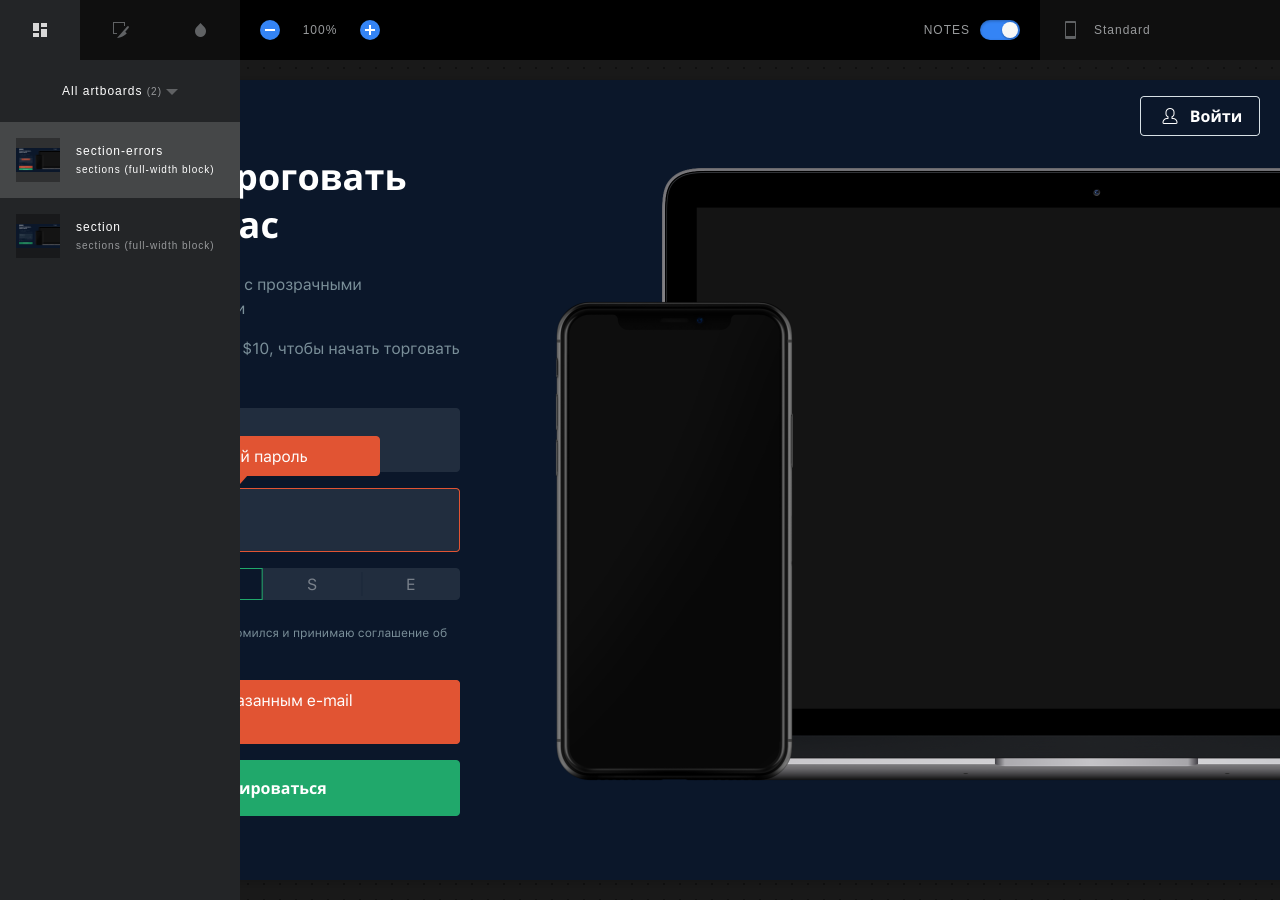
<file: sections/index.html>
<!DOCTYPE html>
<html lang="en">
  <head>
    <meta charset="utf-8">
    <meta http-equiv="X-UA-Compatible" content="IE=edge">
    <meta name="viewport" content="width=device-width, initial-scale=1">
    <title>Spec Export - Sketch Measure 2.4</title>
    <style type="text/css">
    /*! normalize.css v4.1.1 | MIT License | github.com/necolas/normalize.css */html{font-family:sans-serif;-ms-text-size-adjust:100%;-webkit-text-size-adjust:100%}body{margin:0}article,aside,details,figcaption,figure,footer,header,main,menu,nav,section,summary{display:block}audio,canvas,progress,video{display:inline-block}audio:not([controls]){display:none;height:0}progress{vertical-align:baseline}template,[hidden]{display:none}a{background-color:transparent;-webkit-text-decoration-skip:objects}a:active,a:hover{outline-width:0}abbr[title]{border-bottom:0;text-decoration:underline;text-decoration:underline dotted}b,strong{font-weight:inherit}b,strong{font-weight:bolder}dfn{font-style:italic}h1{font-size:2em;margin:.67em 0}mark{background-color:#ff0;color:#000}small{font-size:80%}sub,sup{font-size:75%;line-height:0;position:relative;vertical-align:baseline}sub{bottom:-0.25em}sup{top:-0.5em}img{border-style:none}svg:not(:root){overflow:hidden}code,kbd,pre,samp{font-family:monospace,monospace;font-size:1em}figure{margin:1em 40px}hr{box-sizing:content-box;height:0;overflow:visible}button,input,select,textarea{font:inherit;margin:0}optgroup{font-weight:bold}button,input{overflow:visible}button,select{text-transform:none}button,html [type="button"],[type="reset"],[type="submit"]{-webkit-appearance:button}button::-moz-focus-inner,[type="button"]::-moz-focus-inner,[type="reset"]::-moz-focus-inner,[type="submit"]::-moz-focus-inner{border-style:none;padding:0}button:-moz-focusring,[type="button"]:-moz-focusring,[type="reset"]:-moz-focusring,[type="submit"]:-moz-focusring{outline:1px dotted ButtonText}fieldset{border:1px solid silver;margin:0 2px;padding:.35em .625em .75em}legend{box-sizing:border-box;color:inherit;display:table;max-width:100%;padding:0;white-space:normal}textarea{overflow:auto}[type="checkbox"],[type="radio"]{box-sizing:border-box;padding:0}[type="number"]::-webkit-inner-spin-button,[type="number"]::-webkit-outer-spin-button{height:auto}[type="search"]{-webkit-appearance:textfield;outline-offset:-2px}[type="search"]::-webkit-search-cancel-button,[type="search"]::-webkit-search-decoration{-webkit-appearance:none}::-webkit-input-placeholder{color:inherit;opacity:.54}::-webkit-file-upload-button{-webkit-appearance:button;font:inherit}

*{box-sizing:border-box;}
::-webkit-scrollbar{width:8px;height:8px;background:#202123;border-radius:4px;}
::-webkit-scrollbar-thumb{border:1px solid rgba(255,255,255,.16);background-color:rgba(0,0,0,.64);border-radius:4px;}
::-webkit-scrollbar-corner,
::-webkit-resizer{background:#202123;}
html{width:100vw;height:100vh;overflow:hidden;}
body{-webkit-user-select:none;width:100vw;height:100vh;min-width:1024px;font-family:HelveticaNeue,Helvetica,Arial,sans-serif;font-size:12px;color:#989A9C;background:#191919;letter-spacing:1px;overflow:hidden;}
header{position:relative;height:60px;display:flex;align-items:center;z-index:215;background:#000;}
header .header-center,header .header-left,header .header-right{width:240px;height:60px;background:#0F0F0F;}
header .header-center{display:flex;flex:1;background:#000;}
header .header-center .show-notes,header .header-center .zoom-widget{padding:20px;width:160px;}
header .header-center h1{flex:1;}
header .header-center .show-notes{text-align:right;line-height:20px;}
header .header-center .show-notes .slidebox{margin-left:10px;}
header .header-left{display:flex;}
.zoom-widget{display:flex;}
.zoom-widget button{position:relative;display:block;width:20px;height:20px;border-radius:10px;border:0;background:#3484F5;cursor:pointer;}
.zoom-widget button:after,.zoom-widget button:before{position:absolute;top:9px;left:5px;content:"";display:block;width:10px;height:2px;background:#FFF;}
.zoom-widget button:after{top:5px;left:9px;width:2px;height:10px;}
.zoom-widget button:disabled{background:#222;cursor:default;}
.zoom-widget button:disabled:after,.zoom-widget button:disabled:before{background:#606264;}
.zoom-widget button.zoom-in:after{display:none;}
.zoom-widget .zoom-text{display:block;text-align:center;line-height:20px;flex:1;}
.unit-box{height:60px;}
.unit-box .overlay{content:"";position:absolute;top:60px;left:0;width:100vw;height:calc(100vh - 60px);display:none;background:rgba(0,0,0,.56);z-index:1;}
.unit-box:focus .overlay{display:block;}
.unit-box:focus{height:auto;outline:0;}
.unit-box h3,.unit-box p{position:relative;margin:0;padding:20px 20px 20px 54px;display:block;height:100%;line-height:20px;font-size:12px;font-weight:400;cursor:pointer;}
.unit-box h3,.unit-box:focus p{display:none;}
.unit-box h3:before,.unit-box p:before{position:absolute;top:18px;left:18px;content:"";display:block;width:24px;height:24px;background:url([data-uri]) no-repeat;background-size:24px 24px;}
.unit-box ul{position:absolute;margin:1px 0 0 240px;padding:0;list-style:none;background:#0F0F0F;width:240px;height:calc(100vh - 61px);overflow:auto;display:block;transition:all .15s ease;z-index:2;}
.unit-box:focus h3{color:#3A3A3A;display:block;}
.unit-box:focus ul{margin:1px 0 0;}
.unit-box .sub-title,.unit-box label{display:flex;padding:14px 20px;}
.unit-box label{cursor:pointer;}
.unit-box li:hover label{color:#FFF;}
.page-list label span,.unit-box label span{flex:1;}
.page-list input,.unit-box input{position:absolute;visibility:hidden;}
.page-list span:before,.unit-box span:before{float:right;display:block;content:"";width:16px;height:16px;}
.page-list input:checked+span:before,.page-list label:hover span:before,.unit-box input:checked+span:before,.unit-box label:hover span:before{background-image:url([data-uri]);background-size:50px 100px;}
.page-list label:hover span:before,.unit-box label:hover span:before{background-position:0 -50px;}
.page-list input:checked+span:before,.unit-box input:checked+span:before{background-position:0 0;}
.unit-box .sub-title{font-size:12px;background:#000;color:#3A3A3A;}
main{position:relative;height:calc(100vh - 60px);}
.inspector,.navbar{position:absolute;top:0;bottom:0;display:flex;width:240px;background:#232527;z-index:5;}
.inspector{transition:all .15s ease;right:-240px;display:block;}
.inspector.active{right:0;}
.navbar{left:-240px;width:240px;transition:all .15s ease;}
.navbar.on{left:0;}
.navbar nav{width:40px;background:#000204;}
.navbar section{flex:1;}
.tab{margin:0;padding:0;display:flex;width:100%;list-style:none;}
.tab li{display:flex;flex:1;height:60px;cursor:pointer;font-size:12px;justify-content:center;align-items:center;}
.tab li.current{background-color:#232527;}
.tab li:before{content:"";width:40px;height:40px;background:url([data-uri]) no-repeat -50px 0;background-size:100px 150px;overflow:hidden;}
.tab li.current:before{background-position-x:0;}
.tab li.icon-slices:before{background-position-y:-50px;}
.tab li.icon-colors:before{background-position-y:-100px;}
#inspector .code-item{display:none!important;}
#inspector .code-item textarea{padding: 16px;}
#inspector .code-item.select{display: block!important;}
#inspector .tab li{height:40px;}
#inspector .tab li:before{background-image:url([data-uri]);
}
#inspector .tab li.select{background-color:rgba(255,255,255,.05);}
#inspector .tab li.select:before{background-position-x: 0;}
#inspector .tab li.icon-android-panel:before {background-position-y: -50px;}
#inspector .tab li.icon-ios-panel:before {background-position-y: -100px;}
.screen-viewer{position:absolute;width:100vw;height:calc(100vh - 60px);background:#191919 url([data-uri]);background-size:16px 16px;overflow:auto;}
.screen-viewer,.screen-viewer .overlay{position:absolute;width:100vw;height:calc(100vh - 60px);background:#191919 url([data-uri]);background-size:16px 16px;overflow:auto;}
.screen-viewer .overlay{display:none;position:fixed;top:60px;left:0;background:transparent;overflow:hidden;z-index:2;cursor:none;}
.screen-viewer.moving-screen .overlay{display:block;}
.screen-viewer-inner{position:relative;margin:0 auto;}
.screen{margin:0 auto;position:absolute;left:50%;top:50%;background:#FFF;box-shadow:0 2px 10px 0 rgba(0,0,0,.2);transition:all .15s ease;}
.layer{position:absolute;cursor:pointer;}
.hover,.selected{border:1px solid #EE6723;}
.has-slice{border:1px dashed #EE6723;background:rgba(255,85,0,.32);}
.layer b,.layer i{position:absolute;width:5px;height:5px;background:#FFF;border:1px solid #EE6723;border-radius:50%;overflow:hidden;display:none;}
.layer b{width:3px;height:3px;background:#EE6723;}
.selected i{display:block;}
.distance.h div[data-width]:before,.distance.v div[data-height]:before,.selected:after,.selected:before{position:absolute;display:block;left:50%;top:-23px;transform:translateX(-50%);content:attr(data-width);font-size:12px;color:#FFF;height:12px;line-height:12px;padding:4px;background:#EE6723;border-radius:2px;z-index:1;}
.percentage-mode .distance.h div[data-width]:before,.percentage-mode .distance.v div[data-height]:before,.percentage-mode .selected:after,.percentage-mode .selected:before{content:attr(percentage-width);}
.selected.hidden:after,.selected.hidden:before{display:none;}
.distance.v div[data-height]:before,.selected:after{content:attr(data-height);left:auto;right:0;top:50%;transform:translateX(calc(100% + 3px)) translateY(-50%);}
.percentage-mode .distance.v div[data-height]:before,.percentage-mode .selected:after{content:attr(percentage-height);}
.layer .tl{top:-3px;left:-3px;}
.layer .tr{top:-3px;right:-3px;}
.layer .bl{bottom:-3px;left:-3px;}
.layer .br{bottom:-3px;right:-3px;}
.hover{border:1px solid #419bf9;}
.selected{border:1px solid #EE6723;}
.ruler{position:absolute;width:100%;height:100%;border:1px dashed #419bf9;}
.ruler.h{border-left:0;border-right:0;}
.ruler.v{border-top:0;border-bottom:0;}
.distance,.distance div,.distance div:before,.distance:after,.distance:before{position:absolute;}
.distance.v,.distance.v div{width:1px;}
.distance.h,.distance.h div{height:1px;}
.distance.v div{top:0;bottom:0;background:#EE6723;}
.distance.h div{left:0;right:0;background:#EE6723;}
.distance.v:after,.distance.v:before{content:"";top:0;left:-2px;width:5px;height:1px;background:#EE6723;}
.distance.h:after,.distance.h:before{content:"";top:-2px;left:0;width:1px;height:5px;background:#EE6723;}
.distance.v:after{top:auto;bottom:0;}
.distance.h:after{left:auto;right:0;}
.note{position:absolute;margin:-12px 0 0 -12px;width:24px;height:24px;background:#F5A623;border-radius:50%;border:2px solid #FFF;box-shadow:0 0 3px rgba(0,0,0,.24);}
.note:before{content:attr(data-index);font-size:12px;display:block;color:#FFF;text-align:center;width:100%;height:100%;line-height:20px;}
.note:hover{box-shadow:0 0 3px rgba(0,0,0,.64);}
.note div{position:absolute;top:50%;left:30px;border-radius:4px;padding:8px;background:#FFF;box-shadow:0 0 3px rgba(0,0,0,.5);-webkit-user-select:text;color:#222;transform:translateY(-50%);z-index:2;}
.note div:before{content:"";position:absolute;left:-7px;top:50%;width:8px;height:14px;background:url([data-uri]) no-repeat;background-size:8px 14px;transform:translateY(-50%);}
.slidebox{position:relative;width:40px;height:20px;display:inline-block;}
.slidebox input{visibility:hidden;}
.slidebox label{position:absolute;top:0;left:0;width:40px;height:20px;background:#898989;box-shadow:inset 0 1px 3px 0 rgba(0,0,0,.3);border-radius:10px;cursor:pointer;transition:all .2s ease;}
.slidebox label:after{position:absolute;content:"";top:2px;left:2px;width:16px;height:16px;background-image:linear-gradient(-180deg,#F8F9F6 0,#F5F5F5 100%);box-shadow:0 1px 2px 0 rgba(0,0,0,.3);border-radius:8px;transition:all .15s ease;}
.slidebox input[type=checkbox]:checked+label{background:#3484F5;}
.slidebox input[type=checkbox]:checked+label:after{left:22px;}
.inspector{overflow:auto;}
.inspector h2,.inspector h3{margin:0;padding:0;font-weight:400;}
.inspector h2{font-size:12px;line-height:24px;padding:12px 16px;text-align:center;}
.inspector h3{height:32px;font-size:12px;line-height:32px;padding:0 16px;background-image:linear-gradient(90deg,rgba(0,4,9,.32) 0,rgba(0,2,4,0) 100%);}
.inspector .context{padding:16px;}
.inspector .color,.inspector .item{display:flex;margin:0 0 8px;}
.inspector .item[data-label]:before{content:attr(data-label);display:block;width:70px;font-size:12px;height:24px;line-height:24px;}
.inspector .color:last-child,.inspector .item:last-child{margin:0;}
.inspector .item div,.inspector .item label{flex:1;}
.inspector .item label{padding:0 4px;}
.inspector .item label:first-child{padding:0 4px 0 0;}
.inspector .item label:last-child{padding:0 0 0 4px;}
.inspector .item label:only-child{padding:0;}
.inspector .item label[data-label]:after{content:attr(data-label);font-size:10px;text-align:center;display:block;margin:2px 0 0;}
.inspector input,.inspector textarea{padding:3px 4px;width:100%;background:rgba(255,255,255,.05);border-radius:2px;border:0;line-height:18px;height:24px;font-size:12px;color:#FFF;text-align:center;outline:0;resize:none;}
.inspector textarea{min-width:100%;height:auto;text-align:left;}
.context h4{font-size:12px;font-weight:400;position:0;margin:0 0 16px;color:#FFF;}
.context h4:before{margin:0 10px 0 0;display:inline-block;content:"";width:8px;height:8px;border-radius:1px;background:#3484F5;}
.context .colors{margin:0 0 8px;}
.context .colors:last-child,.context .items-group:last-child{margin:0;}
.context .items-group{margin:0 0 24px;}
.inspector .color{display:block;}
.inspector .color[data-name]:after{content:attr(data-name);font-size:10px;text-align:center;padding:0 0 0 24px;display:block;margin:2px 0 0;}
.inspector .color label,.inspector .color label em,.inspector .color label em i{position:absolute;display:block;width:24px;height:24px;padding:0;}
.inspector .color label em{position:relative;background-color:#fff;background-image:linear-gradient(45deg,#dddadc 25%,transparent 25%,transparent 75%,#dddadc 75%,#dddadc),linear-gradient(45deg,#dddadc 25%,transparent 25%,transparent 75%,#dddadc 75%,#dddadc);background-size:12px 12px;background-position:0 0,6px 6px;border-radius:2px 0 0 2px;overflow:hidden;}
.inspector .color label em i{position:relative;}
.inspector .item .color input{text-align:center;}
.inspector .color input{padding-left:32px;width:100%;text-align:left;}
.gradient .color label:before{position:absolute;top:12px;left:11px;content:"";width:2px;height:32px;background:#FFF;z-index:2;box-shadow:0 0 2px 1px rgba(0,0,0,.2);}
.gradient .color label:after{position:absolute;top:8px;left:8px;content:"";width:8px;height:8px;background:#FFF;z-index:3;border-radius:4px;box-shadow:0 0 2px 1px rgba(0,0,0,.2);}
.gradient .color[data-name] label:before{height:42px;}
.gradient .color:last-child label:before{display:none;}
.navbar section{position:relative;overflow:auto;}
.artboard-list,.asset-list,.color-list{margin:0;padding:0;list-style:none;}
.artboard-list li{padding:16px;display:flex;cursor:pointer;}
.artboard-list li:hover,.asset-list li:hover,.color-list li:hover{background:#191A1E;}
.artboard-list li.active{background:#454748;}
.preview-img{display:block;width:44px;height:44px;text-align:center;background:rgba(0,0,0,.32);}
.preview-img:before{content:' ';display:inline-block;vertical-align:middle;height:100%;}
.preview-img img{max-width:44px;max-height:44px;background:#FFF;vertical-align:middle;}
.pages-select{padding:24px;position:relative;}
.pages-select h3{margin:0;text-align:center;font-size:12px;font-weight:400;color:#FFF;cursor:pointer;}
.page-list em,.pages-select h3 em{font-style:normal;font-size:10px;color:#989A9C;}
.pages-select h3:after{content:"";margin:0 0 0 4px;width:12px;height:6px;display:inline-block;background:url([data-uri]) no-repeat;background-size:12px 6px;}
.pages-select .page-list{display:none;position:absolute;left:50%;transform:translateX(-50%);margin:-32px 0 0;padding:8px;border-radius:4px;list-style:none;width:180px;background:#0F0F0F;box-shadow:0 2px 10px 0 rgba(0,0,0,.8);}
.pages-select:focus{outline:0;}
.pages-select:focus .page-list{display:block;}
.pages-select .page-list label{padding:10px;cursor:pointer;}
.pages-select .page-list label,.pages-select .page-list span{display:block;}
.page-list span:before{position:absolute;right:8px;}
.exportable{margin:0;padding:0;list-style:none;background:#191A1E;border:1px solid #2D2F31;border-radius:4px;}
.exportable li{position:relative;padding:0 8px;height:32px;line-height:32px;border-bottom:1px solid #222;white-space:nowrap;text-overflow:ellipsis;}
.exportable li a{color:#FFF;text-decoration:none;outline:0;}
.exportable li:last-child{border:0;}
.exportable img{position:absolute;top:0;left:0;width:100%;height:100%;opacity:0;}
.asset-list li,.color-list li{padding:24px;display:flex;cursor:pointer;}
.color-list li{cursor:default;}
.asset-list li picture,.color-list li em{position:relative;display:block;text-align:center;width:32px;height:32px;background-color:#4A4A4A;background-image:linear-gradient(45deg,#000 25%,transparent 25%,transparent 75%,#000 75%,#000),linear-gradient(45deg,#000 25%,transparent 25%,transparent 75%,#000 75%,#000);background-size:8px 8px;background-position:0 0,4px 4px;border-radius:2px;}
.color-list li em{background-color:#fff;background-image:linear-gradient(45deg,#dddadc 25%,transparent 25%,transparent 75%,#dddadc 75%,#dddadc),linear-gradient(45deg,#dddadc 25%,transparent 25%,transparent 75%,#dddadc 75%,#dddadc);border-radius:50%;overflow:hidden;}
.color-list li em i{position:absolute;top:0;left:0;right:0;bottom:0;}
.artboard-list li div,.asset-list li div,.color-list li div{padding:0 0 0 16px;flex:1;}
.artboard-list li div{padding:6px 0 4px 16px;}
.asset-list li picture:before{content:"";display:inline-block;height:100%;vertical-align:middle;}
.asset-list li picture img{vertical-align:middle;max-width:28px;max-height:28px;}
.asset-list li picture:after{content:"";position:absolute;top:0;left:0;right:0;bottom:0;}
.artboard-list h3, .asset-list h3,.color-list h3{margin:0 0 4px;padding:0;color:#FFF;font-size:12px;font-weight:400;overflow:hidden;text-overflow:ellipsis;}
.artboard-list small, .asset-list small,.color-list small{font-size:10px;}
.artboard-list li.active small{color:#FFF;}
.empty{position:absolute;top:30%;left:0;right:0;transform:translateY(-50%);vertical-align:middle;text-align:center;}
.message{position:absolute;top:50%;left:50%;padding:10px 20px;max-width:320px;transform:translateX(-50%) translateY(-50%);text-align:center;border-radius:4px;background:rgba(0,0,0,.96);border: 1px solid rgba(255,255,255,.16);color:#FFF;box-shadow:0 2px 10px rgba(0,0,0,.32);z-index:9;display:none;}
.cursor{position:absolute;display:none;margin:-8px 0 0 -8px;top:50%;left:50%;width:16px;height:17px;background-size:16px 17px;background-image: url('[data-uri]');background-repeat:no-repeat;cursor:none;z-index:1;
}
.cursor.show{display:block;}
.cursor.moving{background-image: url('[data-uri]');}
    </style>
    <script type="text/javascript">
    <!--
    /*! jQuery v3.0.0 | (c) jQuery Foundation | jquery.org/license */
!function(a,b){"use strict";"object"==typeof module&&"object"==typeof module.exports?module.exports=a.document?b(a,!0):function(a){if(!a.document)throw new Error("jQuery requires a window with a document");return b(a)}:b(a)}("undefined"!=typeof window?window:this,function(a,b){"use strict";var c=[],d=a.document,e=Object.getPrototypeOf,f=c.slice,g=c.concat,h=c.push,i=c.indexOf,j={},k=j.toString,l=j.hasOwnProperty,m=l.toString,n=m.call(Object),o={};function p(a,b){b=b||d;var c=b.createElement("script");c.text=a,b.head.appendChild(c).parentNode.removeChild(c)}var q="3.0.0",r=function(a,b){return new r.fn.init(a,b)},s=/^[\s\uFEFF\xA0]+|[\s\uFEFF\xA0]+$/g,t=/^-ms-/,u=/-([a-z])/g,v=function(a,b){return b.toUpperCase()};r.fn=r.prototype={jquery:q,constructor:r,length:0,toArray:function(){return f.call(this)},get:function(a){return null!=a?0>a?this[a+this.length]:this[a]:f.call(this)},pushStack:function(a){var b=r.merge(this.constructor(),a);return b.prevObject=this,b},each:function(a){return r.each(this,a)},map:function(a){return this.pushStack(r.map(this,function(b,c){return a.call(b,c,b)}))},slice:function(){return this.pushStack(f.apply(this,arguments))},first:function(){return this.eq(0)},last:function(){return this.eq(-1)},eq:function(a){var b=this.length,c=+a+(0>a?b:0);return this.pushStack(c>=0&&b>c?[this[c]]:[])},end:function(){return this.prevObject||this.constructor()},push:h,sort:c.sort,splice:c.splice},r.extend=r.fn.extend=function(){var a,b,c,d,e,f,g=arguments[0]||{},h=1,i=arguments.length,j=!1;for("boolean"==typeof g&&(j=g,g=arguments[h]||{},h++),"object"==typeof g||r.isFunction(g)||(g={}),h===i&&(g=this,h--);i>h;h++)if(null!=(a=arguments[h]))for(b in a)c=g[b],d=a[b],g!==d&&(j&&d&&(r.isPlainObject(d)||(e=r.isArray(d)))?(e?(e=!1,f=c&&r.isArray(c)?c:[]):f=c&&r.isPlainObject(c)?c:{},g[b]=r.extend(j,f,d)):void 0!==d&&(g[b]=d));return g},r.extend({expando:"jQuery"+(q+Math.random()).replace(/\D/g,""),isReady:!0,error:function(a){throw new Error(a)},noop:function(){},isFunction:function(a){return"function"===r.type(a)},isArray:Array.isArray,isWindow:function(a){return null!=a&&a===a.window},isNumeric:function(a){var b=r.type(a);return("number"===b||"string"===b)&&!isNaN(a-parseFloat(a))},isPlainObject:function(a){var b,c;return a&&"[object Object]"===k.call(a)?(b=e(a))?(c=l.call(b,"constructor")&&b.constructor,"function"==typeof c&&m.call(c)===n):!0:!1},isEmptyObject:function(a){var b;for(b in a)return!1;return!0},type:function(a){return null==a?a+"":"object"==typeof a||"function"==typeof a?j[k.call(a)]||"object":typeof a},globalEval:function(a){p(a)},camelCase:function(a){return a.replace(t,"ms-").replace(u,v)},nodeName:function(a,b){return a.nodeName&&a.nodeName.toLowerCase()===b.toLowerCase()},each:function(a,b){var c,d=0;if(w(a)){for(c=a.length;c>d;d++)if(b.call(a[d],d,a[d])===!1)break}else for(d in a)if(b.call(a[d],d,a[d])===!1)break;return a},trim:function(a){return null==a?"":(a+"").replace(s,"")},makeArray:function(a,b){var c=b||[];return null!=a&&(w(Object(a))?r.merge(c,"string"==typeof a?[a]:a):h.call(c,a)),c},inArray:function(a,b,c){return null==b?-1:i.call(b,a,c)},merge:function(a,b){for(var c=+b.length,d=0,e=a.length;c>d;d++)a[e++]=b[d];return a.length=e,a},grep:function(a,b,c){for(var d,e=[],f=0,g=a.length,h=!c;g>f;f++)d=!b(a[f],f),d!==h&&e.push(a[f]);return e},map:function(a,b,c){var d,e,f=0,h=[];if(w(a))for(d=a.length;d>f;f++)e=b(a[f],f,c),null!=e&&h.push(e);else for(f in a)e=b(a[f],f,c),null!=e&&h.push(e);return g.apply([],h)},guid:1,proxy:function(a,b){var c,d,e;return"string"==typeof b&&(c=a[b],b=a,a=c),r.isFunction(a)?(d=f.call(arguments,2),e=function(){return a.apply(b||this,d.concat(f.call(arguments)))},e.guid=a.guid=a.guid||r.guid++,e):void 0},now:Date.now,support:o}),"function"==typeof Symbol&&(r.fn[Symbol.iterator]=c[Symbol.iterator]),r.each("Boolean Number String Function Array Date RegExp Object Error Symbol".split(" "),function(a,b){j["[object "+b+"]"]=b.toLowerCase()});function w(a){var b=!!a&&"length"in a&&a.length,c=r.type(a);return"function"===c||r.isWindow(a)?!1:"array"===c||0===b||"number"==typeof b&&b>0&&b-1 in a}var x=function(a){var b,c,d,e,f,g,h,i,j,k,l,m,n,o,p,q,r,s,t,u="sizzle"+1*new Date,v=a.document,w=0,x=0,y=ha(),z=ha(),A=ha(),B=function(a,b){return a===b&&(l=!0),0},C={}.hasOwnProperty,D=[],E=D.pop,F=D.push,G=D.push,H=D.slice,I=function(a,b){for(var c=0,d=a.length;d>c;c++)if(a[c]===b)return c;return-1},J="checked|selected|async|autofocus|autoplay|controls|defer|disabled|hidden|ismap|loop|multiple|open|readonly|required|scoped",K="[\\x20\\t\\r\\n\\f]",L="(?:\\\\.|[\\w-]|[^\x00-\\xa0])+",M="\\["+K+"*("+L+")(?:"+K+"*([*^$|!~]?=)"+K+"*(?:'((?:\\\\.|[^\\\\'])*)'|\"((?:\\\\.|[^\\\\\"])*)\"|("+L+"))|)"+K+"*\\]",N=":("+L+")(?:\\((('((?:\\\\.|[^\\\\'])*)'|\"((?:\\\\.|[^\\\\\"])*)\")|((?:\\\\.|[^\\\\()[\\]]|"+M+")*)|.*)\\)|)",O=new RegExp(K+"+","g"),P=new RegExp("^"+K+"+|((?:^|[^\\\\])(?:\\\\.)*)"+K+"+$","g"),Q=new RegExp("^"+K+"*,"+K+"*"),R=new RegExp("^"+K+"*([>+~]|"+K+")"+K+"*"),S=new RegExp("="+K+"*([^\\]'\"]*?)"+K+"*\\]","g"),T=new RegExp(N),U=new RegExp("^"+L+"$"),V={ID:new RegExp("^#("+L+")"),CLASS:new RegExp("^\\.("+L+")"),TAG:new RegExp("^("+L+"|[*])"),ATTR:new RegExp("^"+M),PSEUDO:new RegExp("^"+N),CHILD:new RegExp("^:(only|first|last|nth|nth-last)-(child|of-type)(?:\\("+K+"*(even|odd|(([+-]|)(\\d*)n|)"+K+"*(?:([+-]|)"+K+"*(\\d+)|))"+K+"*\\)|)","i"),bool:new RegExp("^(?:"+J+")$","i"),needsContext:new RegExp("^"+K+"*[>+~]|:(even|odd|eq|gt|lt|nth|first|last)(?:\\("+K+"*((?:-\\d)?\\d*)"+K+"*\\)|)(?=[^-]|$)","i")},W=/^(?:input|select|textarea|button)$/i,X=/^h\d$/i,Y=/^[^{]+\{\s*\[native \w/,Z=/^(?:#([\w-]+)|(\w+)|\.([\w-]+))$/,$=/[+~]/,_=new RegExp("\\\\([\\da-f]{1,6}"+K+"?|("+K+")|.)","ig"),aa=function(a,b,c){var d="0x"+b-65536;return d!==d||c?b:0>d?String.fromCharCode(d+65536):String.fromCharCode(d>>10|55296,1023&d|56320)},ba=/([\0-\x1f\x7f]|^-?\d)|^-$|[^\x80-\uFFFF\w-]/g,ca=function(a,b){return b?"\x00"===a?"\ufffd":a.slice(0,-1)+"\\"+a.charCodeAt(a.length-1).toString(16)+" ":"\\"+a},da=function(){m()},ea=ta(function(a){return a.disabled===!0},{dir:"parentNode",next:"legend"});try{G.apply(D=H.call(v.childNodes),v.childNodes),D[v.childNodes.length].nodeType}catch(fa){G={apply:D.length?function(a,b){F.apply(a,H.call(b))}:function(a,b){var c=a.length,d=0;while(a[c++]=b[d++]);a.length=c-1}}}function ga(a,b,d,e){var f,h,j,k,l,o,r,s=b&&b.ownerDocument,w=b?b.nodeType:9;if(d=d||[],"string"!=typeof a||!a||1!==w&&9!==w&&11!==w)return d;if(!e&&((b?b.ownerDocument||b:v)!==n&&m(b),b=b||n,p)){if(11!==w&&(l=Z.exec(a)))if(f=l[1]){if(9===w){if(!(j=b.getElementById(f)))return d;if(j.id===f)return d.push(j),d}else if(s&&(j=s.getElementById(f))&&t(b,j)&&j.id===f)return d.push(j),d}else{if(l[2])return G.apply(d,b.getElementsByTagName(a)),d;if((f=l[3])&&c.getElementsByClassName&&b.getElementsByClassName)return G.apply(d,b.getElementsByClassName(f)),d}if(c.qsa&&!A[a+" "]&&(!q||!q.test(a))){if(1!==w)s=b,r=a;else if("object"!==b.nodeName.toLowerCase()){(k=b.getAttribute("id"))?k=k.replace(ba,ca):b.setAttribute("id",k=u),o=g(a),h=o.length;while(h--)o[h]="#"+k+" "+sa(o[h]);r=o.join(","),s=$.test(a)&&qa(b.parentNode)||b}if(r)try{return G.apply(d,s.querySelectorAll(r)),d}catch(x){}finally{k===u&&b.removeAttribute("id")}}}return i(a.replace(P,"$1"),b,d,e)}function ha(){var a=[];function b(c,e){return a.push(c+" ")>d.cacheLength&&delete b[a.shift()],b[c+" "]=e}return b}function ia(a){return a[u]=!0,a}function ja(a){var b=n.createElement("fieldset");try{return!!a(b)}catch(c){return!1}finally{b.parentNode&&b.parentNode.removeChild(b),b=null}}function ka(a,b){var c=a.split("|"),e=c.length;while(e--)d.attrHandle[c[e]]=b}function la(a,b){var c=b&&a,d=c&&1===a.nodeType&&1===b.nodeType&&a.sourceIndex-b.sourceIndex;if(d)return d;if(c)while(c=c.nextSibling)if(c===b)return-1;return a?1:-1}function ma(a){return function(b){var c=b.nodeName.toLowerCase();return"input"===c&&b.type===a}}function na(a){return function(b){var c=b.nodeName.toLowerCase();return("input"===c||"button"===c)&&b.type===a}}function oa(a){return function(b){return"label"in b&&b.disabled===a||"form"in b&&b.disabled===a||"form"in b&&b.disabled===!1&&(b.isDisabled===a||b.isDisabled!==!a&&("label"in b||!ea(b))!==a)}}function pa(a){return ia(function(b){return b=+b,ia(function(c,d){var e,f=a([],c.length,b),g=f.length;while(g--)c[e=f[g]]&&(c[e]=!(d[e]=c[e]))})})}function qa(a){return a&&"undefined"!=typeof a.getElementsByTagName&&a}c=ga.support={},f=ga.isXML=function(a){var b=a&&(a.ownerDocument||a).documentElement;return b?"HTML"!==b.nodeName:!1},m=ga.setDocument=function(a){var b,e,g=a?a.ownerDocument||a:v;return g!==n&&9===g.nodeType&&g.documentElement?(n=g,o=n.documentElement,p=!f(n),v!==n&&(e=n.defaultView)&&e.top!==e&&(e.addEventListener?e.addEventListener("unload",da,!1):e.attachEvent&&e.attachEvent("onunload",da)),c.attributes=ja(function(a){return a.className="i",!a.getAttribute("className")}),c.getElementsByTagName=ja(function(a){return a.appendChild(n.createComment("")),!a.getElementsByTagName("*").length}),c.getElementsByClassName=Y.test(n.getElementsByClassName),c.getById=ja(function(a){return o.appendChild(a).id=u,!n.getElementsByName||!n.getElementsByName(u).length}),c.getById?(d.find.ID=function(a,b){if("undefined"!=typeof b.getElementById&&p){var c=b.getElementById(a);return c?[c]:[]}},d.filter.ID=function(a){var b=a.replace(_,aa);return function(a){return a.getAttribute("id")===b}}):(delete d.find.ID,d.filter.ID=function(a){var b=a.replace(_,aa);return function(a){var c="undefined"!=typeof a.getAttributeNode&&a.getAttributeNode("id");return c&&c.value===b}}),d.find.TAG=c.getElementsByTagName?function(a,b){return"undefined"!=typeof b.getElementsByTagName?b.getElementsByTagName(a):c.qsa?b.querySelectorAll(a):void 0}:function(a,b){var c,d=[],e=0,f=b.getElementsByTagName(a);if("*"===a){while(c=f[e++])1===c.nodeType&&d.push(c);return d}return f},d.find.CLASS=c.getElementsByClassName&&function(a,b){return"undefined"!=typeof b.getElementsByClassName&&p?b.getElementsByClassName(a):void 0},r=[],q=[],(c.qsa=Y.test(n.querySelectorAll))&&(ja(function(a){o.appendChild(a).innerHTML="<a id='"+u+"'></a><select id='"+u+"-\r\\' msallowcapture=''><option selected=''></option></select>",a.querySelectorAll("[msallowcapture^='']").length&&q.push("[*^$]="+K+"*(?:''|\"\")"),a.querySelectorAll("[selected]").length||q.push("\\["+K+"*(?:value|"+J+")"),a.querySelectorAll("[id~="+u+"-]").length||q.push("~="),a.querySelectorAll(":checked").length||q.push(":checked"),a.querySelectorAll("a#"+u+"+*").length||q.push(".#.+[+~]")}),ja(function(a){a.innerHTML="<a href='' disabled='disabled'></a><select disabled='disabled'><option/></select>";var b=n.createElement("input");b.setAttribute("type","hidden"),a.appendChild(b).setAttribute("name","D"),a.querySelectorAll("[name=d]").length&&q.push("name"+K+"*[*^$|!~]?="),2!==a.querySelectorAll(":enabled").length&&q.push(":enabled",":disabled"),o.appendChild(a).disabled=!0,2!==a.querySelectorAll(":disabled").length&&q.push(":enabled",":disabled"),a.querySelectorAll("*,:x"),q.push(",.*:")})),(c.matchesSelector=Y.test(s=o.matches||o.webkitMatchesSelector||o.mozMatchesSelector||o.oMatchesSelector||o.msMatchesSelector))&&ja(function(a){c.disconnectedMatch=s.call(a,"*"),s.call(a,"[s!='']:x"),r.push("!=",N)}),q=q.length&&new RegExp(q.join("|")),r=r.length&&new RegExp(r.join("|")),b=Y.test(o.compareDocumentPosition),t=b||Y.test(o.contains)?function(a,b){var c=9===a.nodeType?a.documentElement:a,d=b&&b.parentNode;return a===d||!(!d||1!==d.nodeType||!(c.contains?c.contains(d):a.compareDocumentPosition&&16&a.compareDocumentPosition(d)))}:function(a,b){if(b)while(b=b.parentNode)if(b===a)return!0;return!1},B=b?function(a,b){if(a===b)return l=!0,0;var d=!a.compareDocumentPosition-!b.compareDocumentPosition;return d?d:(d=(a.ownerDocument||a)===(b.ownerDocument||b)?a.compareDocumentPosition(b):1,1&d||!c.sortDetached&&b.compareDocumentPosition(a)===d?a===n||a.ownerDocument===v&&t(v,a)?-1:b===n||b.ownerDocument===v&&t(v,b)?1:k?I(k,a)-I(k,b):0:4&d?-1:1)}:function(a,b){if(a===b)return l=!0,0;var c,d=0,e=a.parentNode,f=b.parentNode,g=[a],h=[b];if(!e||!f)return a===n?-1:b===n?1:e?-1:f?1:k?I(k,a)-I(k,b):0;if(e===f)return la(a,b);c=a;while(c=c.parentNode)g.unshift(c);c=b;while(c=c.parentNode)h.unshift(c);while(g[d]===h[d])d++;return d?la(g[d],h[d]):g[d]===v?-1:h[d]===v?1:0},n):n},ga.matches=function(a,b){return ga(a,null,null,b)},ga.matchesSelector=function(a,b){if((a.ownerDocument||a)!==n&&m(a),b=b.replace(S,"='$1']"),c.matchesSelector&&p&&!A[b+" "]&&(!r||!r.test(b))&&(!q||!q.test(b)))try{var d=s.call(a,b);if(d||c.disconnectedMatch||a.document&&11!==a.document.nodeType)return d}catch(e){}return ga(b,n,null,[a]).length>0},ga.contains=function(a,b){return(a.ownerDocument||a)!==n&&m(a),t(a,b)},ga.attr=function(a,b){(a.ownerDocument||a)!==n&&m(a);var e=d.attrHandle[b.toLowerCase()],f=e&&C.call(d.attrHandle,b.toLowerCase())?e(a,b,!p):void 0;return void 0!==f?f:c.attributes||!p?a.getAttribute(b):(f=a.getAttributeNode(b))&&f.specified?f.value:null},ga.escape=function(a){return(a+"").replace(ba,ca)},ga.error=function(a){throw new Error("Syntax error, unrecognized expression: "+a)},ga.uniqueSort=function(a){var b,d=[],e=0,f=0;if(l=!c.detectDuplicates,k=!c.sortStable&&a.slice(0),a.sort(B),l){while(b=a[f++])b===a[f]&&(e=d.push(f));while(e--)a.splice(d[e],1)}return k=null,a},e=ga.getText=function(a){var b,c="",d=0,f=a.nodeType;if(f){if(1===f||9===f||11===f){if("string"==typeof a.textContent)return a.textContent;for(a=a.firstChild;a;a=a.nextSibling)c+=e(a)}else if(3===f||4===f)return a.nodeValue}else while(b=a[d++])c+=e(b);return c},d=ga.selectors={cacheLength:50,createPseudo:ia,match:V,attrHandle:{},find:{},relative:{">":{dir:"parentNode",first:!0}," ":{dir:"parentNode"},"+":{dir:"previousSibling",first:!0},"~":{dir:"previousSibling"}},preFilter:{ATTR:function(a){return a[1]=a[1].replace(_,aa),a[3]=(a[3]||a[4]||a[5]||"").replace(_,aa),"~="===a[2]&&(a[3]=" "+a[3]+" "),a.slice(0,4)},CHILD:function(a){return a[1]=a[1].toLowerCase(),"nth"===a[1].slice(0,3)?(a[3]||ga.error(a[0]),a[4]=+(a[4]?a[5]+(a[6]||1):2*("even"===a[3]||"odd"===a[3])),a[5]=+(a[7]+a[8]||"odd"===a[3])):a[3]&&ga.error(a[0]),a},PSEUDO:function(a){var b,c=!a[6]&&a[2];return V.CHILD.test(a[0])?null:(a[3]?a[2]=a[4]||a[5]||"":c&&T.test(c)&&(b=g(c,!0))&&(b=c.indexOf(")",c.length-b)-c.length)&&(a[0]=a[0].slice(0,b),a[2]=c.slice(0,b)),a.slice(0,3))}},filter:{TAG:function(a){var b=a.replace(_,aa).toLowerCase();return"*"===a?function(){return!0}:function(a){return a.nodeName&&a.nodeName.toLowerCase()===b}},CLASS:function(a){var b=y[a+" "];return b||(b=new RegExp("(^|"+K+")"+a+"("+K+"|$)"))&&y(a,function(a){return b.test("string"==typeof a.className&&a.className||"undefined"!=typeof a.getAttribute&&a.getAttribute("class")||"")})},ATTR:function(a,b,c){return function(d){var e=ga.attr(d,a);return null==e?"!="===b:b?(e+="","="===b?e===c:"!="===b?e!==c:"^="===b?c&&0===e.indexOf(c):"*="===b?c&&e.indexOf(c)>-1:"$="===b?c&&e.slice(-c.length)===c:"~="===b?(" "+e.replace(O," ")+" ").indexOf(c)>-1:"|="===b?e===c||e.slice(0,c.length+1)===c+"-":!1):!0}},CHILD:function(a,b,c,d,e){var f="nth"!==a.slice(0,3),g="last"!==a.slice(-4),h="of-type"===b;return 1===d&&0===e?function(a){return!!a.parentNode}:function(b,c,i){var j,k,l,m,n,o,p=f!==g?"nextSibling":"previousSibling",q=b.parentNode,r=h&&b.nodeName.toLowerCase(),s=!i&&!h,t=!1;if(q){if(f){while(p){m=b;while(m=m[p])if(h?m.nodeName.toLowerCase()===r:1===m.nodeType)return!1;o=p="only"===a&&!o&&"nextSibling"}return!0}if(o=[g?q.firstChild:q.lastChild],g&&s){m=q,l=m[u]||(m[u]={}),k=l[m.uniqueID]||(l[m.uniqueID]={}),j=k[a]||[],n=j[0]===w&&j[1],t=n&&j[2],m=n&&q.childNodes[n];while(m=++n&&m&&m[p]||(t=n=0)||o.pop())if(1===m.nodeType&&++t&&m===b){k[a]=[w,n,t];break}}else if(s&&(m=b,l=m[u]||(m[u]={}),k=l[m.uniqueID]||(l[m.uniqueID]={}),j=k[a]||[],n=j[0]===w&&j[1],t=n),t===!1)while(m=++n&&m&&m[p]||(t=n=0)||o.pop())if((h?m.nodeName.toLowerCase()===r:1===m.nodeType)&&++t&&(s&&(l=m[u]||(m[u]={}),k=l[m.uniqueID]||(l[m.uniqueID]={}),k[a]=[w,t]),m===b))break;return t-=e,t===d||t%d===0&&t/d>=0}}},PSEUDO:function(a,b){var c,e=d.pseudos[a]||d.setFilters[a.toLowerCase()]||ga.error("unsupported pseudo: "+a);return e[u]?e(b):e.length>1?(c=[a,a,"",b],d.setFilters.hasOwnProperty(a.toLowerCase())?ia(function(a,c){var d,f=e(a,b),g=f.length;while(g--)d=I(a,f[g]),a[d]=!(c[d]=f[g])}):function(a){return e(a,0,c)}):e}},pseudos:{not:ia(function(a){var b=[],c=[],d=h(a.replace(P,"$1"));return d[u]?ia(function(a,b,c,e){var f,g=d(a,null,e,[]),h=a.length;while(h--)(f=g[h])&&(a[h]=!(b[h]=f))}):function(a,e,f){return b[0]=a,d(b,null,f,c),b[0]=null,!c.pop()}}),has:ia(function(a){return function(b){return ga(a,b).length>0}}),contains:ia(function(a){return a=a.replace(_,aa),function(b){return(b.textContent||b.innerText||e(b)).indexOf(a)>-1}}),lang:ia(function(a){return U.test(a||"")||ga.error("unsupported lang: "+a),a=a.replace(_,aa).toLowerCase(),function(b){var c;do if(c=p?b.lang:b.getAttribute("xml:lang")||b.getAttribute("lang"))return c=c.toLowerCase(),c===a||0===c.indexOf(a+"-");while((b=b.parentNode)&&1===b.nodeType);return!1}}),target:function(b){var c=a.location&&a.location.hash;return c&&c.slice(1)===b.id},root:function(a){return a===o},focus:function(a){return a===n.activeElement&&(!n.hasFocus||n.hasFocus())&&!!(a.type||a.href||~a.tabIndex)},enabled:oa(!1),disabled:oa(!0),checked:function(a){var b=a.nodeName.toLowerCase();return"input"===b&&!!a.checked||"option"===b&&!!a.selected},selected:function(a){return a.parentNode&&a.parentNode.selectedIndex,a.selected===!0},empty:function(a){for(a=a.firstChild;a;a=a.nextSibling)if(a.nodeType<6)return!1;return!0},parent:function(a){return!d.pseudos.empty(a)},header:function(a){return X.test(a.nodeName)},input:function(a){return W.test(a.nodeName)},button:function(a){var b=a.nodeName.toLowerCase();return"input"===b&&"button"===a.type||"button"===b},text:function(a){var b;return"input"===a.nodeName.toLowerCase()&&"text"===a.type&&(null==(b=a.getAttribute("type"))||"text"===b.toLowerCase())},first:pa(function(){return[0]}),last:pa(function(a,b){return[b-1]}),eq:pa(function(a,b,c){return[0>c?c+b:c]}),even:pa(function(a,b){for(var c=0;b>c;c+=2)a.push(c);return a}),odd:pa(function(a,b){for(var c=1;b>c;c+=2)a.push(c);return a}),lt:pa(function(a,b,c){for(var d=0>c?c+b:c;--d>=0;)a.push(d);return a}),gt:pa(function(a,b,c){for(var d=0>c?c+b:c;++d<b;)a.push(d);return a})}},d.pseudos.nth=d.pseudos.eq;for(b in{radio:!0,checkbox:!0,file:!0,password:!0,image:!0})d.pseudos[b]=ma(b);for(b in{submit:!0,reset:!0})d.pseudos[b]=na(b);function ra(){}ra.prototype=d.filters=d.pseudos,d.setFilters=new ra,g=ga.tokenize=function(a,b){var c,e,f,g,h,i,j,k=z[a+" "];if(k)return b?0:k.slice(0);h=a,i=[],j=d.preFilter;while(h){c&&!(e=Q.exec(h))||(e&&(h=h.slice(e[0].length)||h),i.push(f=[])),c=!1,(e=R.exec(h))&&(c=e.shift(),f.push({value:c,type:e[0].replace(P," ")}),h=h.slice(c.length));for(g in d.filter)!(e=V[g].exec(h))||j[g]&&!(e=j[g](e))||(c=e.shift(),f.push({value:c,type:g,matches:e}),h=h.slice(c.length));if(!c)break}return b?h.length:h?ga.error(a):z(a,i).slice(0)};function sa(a){for(var b=0,c=a.length,d="";c>b;b++)d+=a[b].value;return d}function ta(a,b,c){var d=b.dir,e=b.next,f=e||d,g=c&&"parentNode"===f,h=x++;return b.first?function(b,c,e){while(b=b[d])if(1===b.nodeType||g)return a(b,c,e)}:function(b,c,i){var j,k,l,m=[w,h];if(i){while(b=b[d])if((1===b.nodeType||g)&&a(b,c,i))return!0}else while(b=b[d])if(1===b.nodeType||g)if(l=b[u]||(b[u]={}),k=l[b.uniqueID]||(l[b.uniqueID]={}),e&&e===b.nodeName.toLowerCase())b=b[d]||b;else{if((j=k[f])&&j[0]===w&&j[1]===h)return m[2]=j[2];if(k[f]=m,m[2]=a(b,c,i))return!0}}}function ua(a){return a.length>1?function(b,c,d){var e=a.length;while(e--)if(!a[e](b,c,d))return!1;return!0}:a[0]}function va(a,b,c){for(var d=0,e=b.length;e>d;d++)ga(a,b[d],c);return c}function wa(a,b,c,d,e){for(var f,g=[],h=0,i=a.length,j=null!=b;i>h;h++)(f=a[h])&&(c&&!c(f,d,e)||(g.push(f),j&&b.push(h)));return g}function xa(a,b,c,d,e,f){return d&&!d[u]&&(d=xa(d)),e&&!e[u]&&(e=xa(e,f)),ia(function(f,g,h,i){var j,k,l,m=[],n=[],o=g.length,p=f||va(b||"*",h.nodeType?[h]:h,[]),q=!a||!f&&b?p:wa(p,m,a,h,i),r=c?e||(f?a:o||d)?[]:g:q;if(c&&c(q,r,h,i),d){j=wa(r,n),d(j,[],h,i),k=j.length;while(k--)(l=j[k])&&(r[n[k]]=!(q[n[k]]=l))}if(f){if(e||a){if(e){j=[],k=r.length;while(k--)(l=r[k])&&j.push(q[k]=l);e(null,r=[],j,i)}k=r.length;while(k--)(l=r[k])&&(j=e?I(f,l):m[k])>-1&&(f[j]=!(g[j]=l))}}else r=wa(r===g?r.splice(o,r.length):r),e?e(null,g,r,i):G.apply(g,r)})}function ya(a){for(var b,c,e,f=a.length,g=d.relative[a[0].type],h=g||d.relative[" "],i=g?1:0,k=ta(function(a){return a===b},h,!0),l=ta(function(a){return I(b,a)>-1},h,!0),m=[function(a,c,d){var e=!g&&(d||c!==j)||((b=c).nodeType?k(a,c,d):l(a,c,d));return b=null,e}];f>i;i++)if(c=d.relative[a[i].type])m=[ta(ua(m),c)];else{if(c=d.filter[a[i].type].apply(null,a[i].matches),c[u]){for(e=++i;f>e;e++)if(d.relative[a[e].type])break;return xa(i>1&&ua(m),i>1&&sa(a.slice(0,i-1).concat({value:" "===a[i-2].type?"*":""})).replace(P,"$1"),c,e>i&&ya(a.slice(i,e)),f>e&&ya(a=a.slice(e)),f>e&&sa(a))}m.push(c)}return ua(m)}function za(a,b){var c=b.length>0,e=a.length>0,f=function(f,g,h,i,k){var l,o,q,r=0,s="0",t=f&&[],u=[],v=j,x=f||e&&d.find.TAG("*",k),y=w+=null==v?1:Math.random()||.1,z=x.length;for(k&&(j=g===n||g||k);s!==z&&null!=(l=x[s]);s++){if(e&&l){o=0,g||l.ownerDocument===n||(m(l),h=!p);while(q=a[o++])if(q(l,g||n,h)){i.push(l);break}k&&(w=y)}c&&((l=!q&&l)&&r--,f&&t.push(l))}if(r+=s,c&&s!==r){o=0;while(q=b[o++])q(t,u,g,h);if(f){if(r>0)while(s--)t[s]||u[s]||(u[s]=E.call(i));u=wa(u)}G.apply(i,u),k&&!f&&u.length>0&&r+b.length>1&&ga.uniqueSort(i)}return k&&(w=y,j=v),t};return c?ia(f):f}return h=ga.compile=function(a,b){var c,d=[],e=[],f=A[a+" "];if(!f){b||(b=g(a)),c=b.length;while(c--)f=ya(b[c]),f[u]?d.push(f):e.push(f);f=A(a,za(e,d)),f.selector=a}return f},i=ga.select=function(a,b,e,f){var i,j,k,l,m,n="function"==typeof a&&a,o=!f&&g(a=n.selector||a);if(e=e||[],1===o.length){if(j=o[0]=o[0].slice(0),j.length>2&&"ID"===(k=j[0]).type&&c.getById&&9===b.nodeType&&p&&d.relative[j[1].type]){if(b=(d.find.ID(k.matches[0].replace(_,aa),b)||[])[0],!b)return e;n&&(b=b.parentNode),a=a.slice(j.shift().value.length)}i=V.needsContext.test(a)?0:j.length;while(i--){if(k=j[i],d.relative[l=k.type])break;if((m=d.find[l])&&(f=m(k.matches[0].replace(_,aa),$.test(j[0].type)&&qa(b.parentNode)||b))){if(j.splice(i,1),a=f.length&&sa(j),!a)return G.apply(e,f),e;break}}}return(n||h(a,o))(f,b,!p,e,!b||$.test(a)&&qa(b.parentNode)||b),e},c.sortStable=u.split("").sort(B).join("")===u,c.detectDuplicates=!!l,m(),c.sortDetached=ja(function(a){return 1&a.compareDocumentPosition(n.createElement("fieldset"))}),ja(function(a){return a.innerHTML="<a href='#'></a>","#"===a.firstChild.getAttribute("href")})||ka("type|href|height|width",function(a,b,c){return c?void 0:a.getAttribute(b,"type"===b.toLowerCase()?1:2)}),c.attributes&&ja(function(a){return a.innerHTML="<input/>",a.firstChild.setAttribute("value",""),""===a.firstChild.getAttribute("value")})||ka("value",function(a,b,c){return c||"input"!==a.nodeName.toLowerCase()?void 0:a.defaultValue}),ja(function(a){return null==a.getAttribute("disabled")})||ka(J,function(a,b,c){var d;return c?void 0:a[b]===!0?b.toLowerCase():(d=a.getAttributeNode(b))&&d.specified?d.value:null}),ga}(a);r.find=x,r.expr=x.selectors,r.expr[":"]=r.expr.pseudos,r.uniqueSort=r.unique=x.uniqueSort,r.text=x.getText,r.isXMLDoc=x.isXML,r.contains=x.contains,r.escapeSelector=x.escape;var y=function(a,b,c){var d=[],e=void 0!==c;while((a=a[b])&&9!==a.nodeType)if(1===a.nodeType){if(e&&r(a).is(c))break;d.push(a)}return d},z=function(a,b){for(var c=[];a;a=a.nextSibling)1===a.nodeType&&a!==b&&c.push(a);return c},A=r.expr.match.needsContext,B=/^<([a-z][^\/\0>:\x20\t\r\n\f]*)[\x20\t\r\n\f]*\/?>(?:<\/\1>|)$/i,C=/^.[^:#\[\.,]*$/;function D(a,b,c){if(r.isFunction(b))return r.grep(a,function(a,d){return!!b.call(a,d,a)!==c});if(b.nodeType)return r.grep(a,function(a){return a===b!==c});if("string"==typeof b){if(C.test(b))return r.filter(b,a,c);b=r.filter(b,a)}return r.grep(a,function(a){return i.call(b,a)>-1!==c&&1===a.nodeType})}r.filter=function(a,b,c){var d=b[0];return c&&(a=":not("+a+")"),1===b.length&&1===d.nodeType?r.find.matchesSelector(d,a)?[d]:[]:r.find.matches(a,r.grep(b,function(a){return 1===a.nodeType}))},r.fn.extend({find:function(a){var b,c,d=this.length,e=this;if("string"!=typeof a)return this.pushStack(r(a).filter(function(){for(b=0;d>b;b++)if(r.contains(e[b],this))return!0}));for(c=this.pushStack([]),b=0;d>b;b++)r.find(a,e[b],c);return d>1?r.uniqueSort(c):c},filter:function(a){return this.pushStack(D(this,a||[],!1))},not:function(a){return this.pushStack(D(this,a||[],!0))},is:function(a){return!!D(this,"string"==typeof a&&A.test(a)?r(a):a||[],!1).length}});var E,F=/^(?:\s*(<[\w\W]+>)[^>]*|#([\w-]+))$/,G=r.fn.init=function(a,b,c){var e,f;if(!a)return this;if(c=c||E,"string"==typeof a){if(e="<"===a[0]&&">"===a[a.length-1]&&a.length>=3?[null,a,null]:F.exec(a),!e||!e[1]&&b)return!b||b.jquery?(b||c).find(a):this.constructor(b).find(a);if(e[1]){if(b=b instanceof r?b[0]:b,r.merge(this,r.parseHTML(e[1],b&&b.nodeType?b.ownerDocument||b:d,!0)),B.test(e[1])&&r.isPlainObject(b))for(e in b)r.isFunction(this[e])?this[e](b[e]):this.attr(e,b[e]);return this}return f=d.getElementById(e[2]),f&&(this[0]=f,this.length=1),this}return a.nodeType?(this[0]=a,this.length=1,this):r.isFunction(a)?void 0!==c.ready?c.ready(a):a(r):r.makeArray(a,this)};G.prototype=r.fn,E=r(d);var H=/^(?:parents|prev(?:Until|All))/,I={children:!0,contents:!0,next:!0,prev:!0};r.fn.extend({has:function(a){var b=r(a,this),c=b.length;return this.filter(function(){for(var a=0;c>a;a++)if(r.contains(this,b[a]))return!0})},closest:function(a,b){var c,d=0,e=this.length,f=[],g="string"!=typeof a&&r(a);if(!A.test(a))for(;e>d;d++)for(c=this[d];c&&c!==b;c=c.parentNode)if(c.nodeType<11&&(g?g.index(c)>-1:1===c.nodeType&&r.find.matchesSelector(c,a))){f.push(c);break}return this.pushStack(f.length>1?r.uniqueSort(f):f)},index:function(a){return a?"string"==typeof a?i.call(r(a),this[0]):i.call(this,a.jquery?a[0]:a):this[0]&&this[0].parentNode?this.first().prevAll().length:-1},add:function(a,b){return this.pushStack(r.uniqueSort(r.merge(this.get(),r(a,b))))},addBack:function(a){return this.add(null==a?this.prevObject:this.prevObject.filter(a))}});function J(a,b){while((a=a[b])&&1!==a.nodeType);return a}r.each({parent:function(a){var b=a.parentNode;return b&&11!==b.nodeType?b:null},parents:function(a){return y(a,"parentNode")},parentsUntil:function(a,b,c){return y(a,"parentNode",c)},next:function(a){return J(a,"nextSibling")},prev:function(a){return J(a,"previousSibling")},nextAll:function(a){return y(a,"nextSibling")},prevAll:function(a){return y(a,"previousSibling")},nextUntil:function(a,b,c){return y(a,"nextSibling",c)},prevUntil:function(a,b,c){return y(a,"previousSibling",c)},siblings:function(a){return z((a.parentNode||{}).firstChild,a)},children:function(a){return z(a.firstChild)},contents:function(a){return a.contentDocument||r.merge([],a.childNodes)}},function(a,b){r.fn[a]=function(c,d){var e=r.map(this,b,c);return"Until"!==a.slice(-5)&&(d=c),d&&"string"==typeof d&&(e=r.filter(d,e)),this.length>1&&(I[a]||r.uniqueSort(e),H.test(a)&&e.reverse()),this.pushStack(e)}});var K=/\S+/g;function L(a){var b={};return r.each(a.match(K)||[],function(a,c){b[c]=!0}),b}r.Callbacks=function(a){a="string"==typeof a?L(a):r.extend({},a);var b,c,d,e,f=[],g=[],h=-1,i=function(){for(e=a.once,d=b=!0;g.length;h=-1){c=g.shift();while(++h<f.length)f[h].apply(c[0],c[1])===!1&&a.stopOnFalse&&(h=f.length,c=!1)}a.memory||(c=!1),b=!1,e&&(f=c?[]:"")},j={add:function(){return f&&(c&&!b&&(h=f.length-1,g.push(c)),function d(b){r.each(b,function(b,c){r.isFunction(c)?a.unique&&j.has(c)||f.push(c):c&&c.length&&"string"!==r.type(c)&&d(c)})}(arguments),c&&!b&&i()),this},remove:function(){return r.each(arguments,function(a,b){var c;while((c=r.inArray(b,f,c))>-1)f.splice(c,1),h>=c&&h--}),this},has:function(a){return a?r.inArray(a,f)>-1:f.length>0},empty:function(){return f&&(f=[]),this},disable:function(){return e=g=[],f=c="",this},disabled:function(){return!f},lock:function(){return e=g=[],c||b||(f=c=""),this},locked:function(){return!!e},fireWith:function(a,c){return e||(c=c||[],c=[a,c.slice?c.slice():c],g.push(c),b||i()),this},fire:function(){return j.fireWith(this,arguments),this},fired:function(){return!!d}};return j};function M(a){return a}function N(a){throw a}function O(a,b,c){var d;try{a&&r.isFunction(d=a.promise)?d.call(a).done(b).fail(c):a&&r.isFunction(d=a.then)?d.call(a,b,c):b.call(void 0,a)}catch(a){c.call(void 0,a)}}r.extend({Deferred:function(b){var c=[["notify","progress",r.Callbacks("memory"),r.Callbacks("memory"),2],["resolve","done",r.Callbacks("once memory"),r.Callbacks("once memory"),0,"resolved"],["reject","fail",r.Callbacks("once memory"),r.Callbacks("once memory"),1,"rejected"]],d="pending",e={state:function(){return d},always:function(){return f.done(arguments).fail(arguments),this},"catch":function(a){return e.then(null,a)},pipe:function(){var a=arguments;return r.Deferred(function(b){r.each(c,function(c,d){var e=r.isFunction(a[d[4]])&&a[d[4]];f[d[1]](function(){var a=e&&e.apply(this,arguments);a&&r.isFunction(a.promise)?a.promise().progress(b.notify).done(b.resolve).fail(b.reject):b[d[0]+"With"](this,e?[a]:arguments)})}),a=null}).promise()},then:function(b,d,e){var f=0;function g(b,c,d,e){return function(){var h=this,i=arguments,j=function(){var a,j;if(!(f>b)){if(a=d.apply(h,i),a===c.promise())throw new TypeError("Thenable self-resolution");j=a&&("object"==typeof a||"function"==typeof a)&&a.then,r.isFunction(j)?e?j.call(a,g(f,c,M,e),g(f,c,N,e)):(f++,j.call(a,g(f,c,M,e),g(f,c,N,e),g(f,c,M,c.notifyWith))):(d!==M&&(h=void 0,i=[a]),(e||c.resolveWith)(h,i))}},k=e?j:function(){try{j()}catch(a){r.Deferred.exceptionHook&&r.Deferred.exceptionHook(a,k.stackTrace),b+1>=f&&(d!==N&&(h=void 0,i=[a]),c.rejectWith(h,i))}};b?k():(r.Deferred.getStackHook&&(k.stackTrace=r.Deferred.getStackHook()),a.setTimeout(k))}}return r.Deferred(function(a){c[0][3].add(g(0,a,r.isFunction(e)?e:M,a.notifyWith)),c[1][3].add(g(0,a,r.isFunction(b)?b:M)),c[2][3].add(g(0,a,r.isFunction(d)?d:N))}).promise()},promise:function(a){return null!=a?r.extend(a,e):e}},f={};return r.each(c,function(a,b){var g=b[2],h=b[5];e[b[1]]=g.add,h&&g.add(function(){d=h},c[3-a][2].disable,c[0][2].lock),g.add(b[3].fire),f[b[0]]=function(){return f[b[0]+"With"](this===f?void 0:this,arguments),this},f[b[0]+"With"]=g.fireWith}),e.promise(f),b&&b.call(f,f),f},when:function(a){var b=arguments.length,c=b,d=Array(c),e=f.call(arguments),g=r.Deferred(),h=function(a){return function(c){d[a]=this,e[a]=arguments.length>1?f.call(arguments):c,--b||g.resolveWith(d,e)}};if(1>=b&&(O(a,g.done(h(c)).resolve,g.reject),"pending"===g.state()||r.isFunction(e[c]&&e[c].then)))return g.then();while(c--)O(e[c],h(c),g.reject);return g.promise()}});var P=/^(Eval|Internal|Range|Reference|Syntax|Type|URI)Error$/;r.Deferred.exceptionHook=function(b,c){a.console&&a.console.warn&&b&&P.test(b.name)&&a.console.warn("jQuery.Deferred exception: "+b.message,b.stack,c)};var Q=r.Deferred();r.fn.ready=function(a){return Q.then(a),this},r.extend({isReady:!1,readyWait:1,holdReady:function(a){a?r.readyWait++:r.ready(!0)},ready:function(a){(a===!0?--r.readyWait:r.isReady)||(r.isReady=!0,a!==!0&&--r.readyWait>0||Q.resolveWith(d,[r]))}}),r.ready.then=Q.then;function R(){d.removeEventListener("DOMContentLoaded",R),a.removeEventListener("load",R),r.ready()}"complete"===d.readyState||"loading"!==d.readyState&&!d.documentElement.doScroll?a.setTimeout(r.ready):(d.addEventListener("DOMContentLoaded",R),a.addEventListener("load",R));var S=function(a,b,c,d,e,f,g){var h=0,i=a.length,j=null==c;if("object"===r.type(c)){e=!0;for(h in c)S(a,b,h,c[h],!0,f,g)}else if(void 0!==d&&(e=!0,r.isFunction(d)||(g=!0),j&&(g?(b.call(a,d),b=null):(j=b,b=function(a,b,c){
return j.call(r(a),c)})),b))for(;i>h;h++)b(a[h],c,g?d:d.call(a[h],h,b(a[h],c)));return e?a:j?b.call(a):i?b(a[0],c):f},T=function(a){return 1===a.nodeType||9===a.nodeType||!+a.nodeType};function U(){this.expando=r.expando+U.uid++}U.uid=1,U.prototype={cache:function(a){var b=a[this.expando];return b||(b={},T(a)&&(a.nodeType?a[this.expando]=b:Object.defineProperty(a,this.expando,{value:b,configurable:!0}))),b},set:function(a,b,c){var d,e=this.cache(a);if("string"==typeof b)e[r.camelCase(b)]=c;else for(d in b)e[r.camelCase(d)]=b[d];return e},get:function(a,b){return void 0===b?this.cache(a):a[this.expando]&&a[this.expando][r.camelCase(b)]},access:function(a,b,c){return void 0===b||b&&"string"==typeof b&&void 0===c?this.get(a,b):(this.set(a,b,c),void 0!==c?c:b)},remove:function(a,b){var c,d=a[this.expando];if(void 0!==d){if(void 0!==b){r.isArray(b)?b=b.map(r.camelCase):(b=r.camelCase(b),b=b in d?[b]:b.match(K)||[]),c=b.length;while(c--)delete d[b[c]]}(void 0===b||r.isEmptyObject(d))&&(a.nodeType?a[this.expando]=void 0:delete a[this.expando])}},hasData:function(a){var b=a[this.expando];return void 0!==b&&!r.isEmptyObject(b)}};var V=new U,W=new U,X=/^(?:\{[\w\W]*\}|\[[\w\W]*\])$/,Y=/[A-Z]/g;function Z(a,b,c){var d;if(void 0===c&&1===a.nodeType)if(d="data-"+b.replace(Y,"-$&").toLowerCase(),c=a.getAttribute(d),"string"==typeof c){try{c="true"===c?!0:"false"===c?!1:"null"===c?null:+c+""===c?+c:X.test(c)?JSON.parse(c):c}catch(e){}W.set(a,b,c)}else c=void 0;return c}r.extend({hasData:function(a){return W.hasData(a)||V.hasData(a)},data:function(a,b,c){return W.access(a,b,c)},removeData:function(a,b){W.remove(a,b)},_data:function(a,b,c){return V.access(a,b,c)},_removeData:function(a,b){V.remove(a,b)}}),r.fn.extend({data:function(a,b){var c,d,e,f=this[0],g=f&&f.attributes;if(void 0===a){if(this.length&&(e=W.get(f),1===f.nodeType&&!V.get(f,"hasDataAttrs"))){c=g.length;while(c--)g[c]&&(d=g[c].name,0===d.indexOf("data-")&&(d=r.camelCase(d.slice(5)),Z(f,d,e[d])));V.set(f,"hasDataAttrs",!0)}return e}return"object"==typeof a?this.each(function(){W.set(this,a)}):S(this,function(b){var c;if(f&&void 0===b){if(c=W.get(f,a),void 0!==c)return c;if(c=Z(f,a),void 0!==c)return c}else this.each(function(){W.set(this,a,b)})},null,b,arguments.length>1,null,!0)},removeData:function(a){return this.each(function(){W.remove(this,a)})}}),r.extend({queue:function(a,b,c){var d;return a?(b=(b||"fx")+"queue",d=V.get(a,b),c&&(!d||r.isArray(c)?d=V.access(a,b,r.makeArray(c)):d.push(c)),d||[]):void 0},dequeue:function(a,b){b=b||"fx";var c=r.queue(a,b),d=c.length,e=c.shift(),f=r._queueHooks(a,b),g=function(){r.dequeue(a,b)};"inprogress"===e&&(e=c.shift(),d--),e&&("fx"===b&&c.unshift("inprogress"),delete f.stop,e.call(a,g,f)),!d&&f&&f.empty.fire()},_queueHooks:function(a,b){var c=b+"queueHooks";return V.get(a,c)||V.access(a,c,{empty:r.Callbacks("once memory").add(function(){V.remove(a,[b+"queue",c])})})}}),r.fn.extend({queue:function(a,b){var c=2;return"string"!=typeof a&&(b=a,a="fx",c--),arguments.length<c?r.queue(this[0],a):void 0===b?this:this.each(function(){var c=r.queue(this,a,b);r._queueHooks(this,a),"fx"===a&&"inprogress"!==c[0]&&r.dequeue(this,a)})},dequeue:function(a){return this.each(function(){r.dequeue(this,a)})},clearQueue:function(a){return this.queue(a||"fx",[])},promise:function(a,b){var c,d=1,e=r.Deferred(),f=this,g=this.length,h=function(){--d||e.resolveWith(f,[f])};"string"!=typeof a&&(b=a,a=void 0),a=a||"fx";while(g--)c=V.get(f[g],a+"queueHooks"),c&&c.empty&&(d++,c.empty.add(h));return h(),e.promise(b)}});var $=/[+-]?(?:\d*\.|)\d+(?:[eE][+-]?\d+|)/.source,_=new RegExp("^(?:([+-])=|)("+$+")([a-z%]*)$","i"),aa=["Top","Right","Bottom","Left"],ba=function(a,b){return a=b||a,"none"===a.style.display||""===a.style.display&&r.contains(a.ownerDocument,a)&&"none"===r.css(a,"display")},ca=function(a,b,c,d){var e,f,g={};for(f in b)g[f]=a.style[f],a.style[f]=b[f];e=c.apply(a,d||[]);for(f in b)a.style[f]=g[f];return e};function da(a,b,c,d){var e,f=1,g=20,h=d?function(){return d.cur()}:function(){return r.css(a,b,"")},i=h(),j=c&&c[3]||(r.cssNumber[b]?"":"px"),k=(r.cssNumber[b]||"px"!==j&&+i)&&_.exec(r.css(a,b));if(k&&k[3]!==j){j=j||k[3],c=c||[],k=+i||1;do f=f||".5",k/=f,r.style(a,b,k+j);while(f!==(f=h()/i)&&1!==f&&--g)}return c&&(k=+k||+i||0,e=c[1]?k+(c[1]+1)*c[2]:+c[2],d&&(d.unit=j,d.start=k,d.end=e)),e}var ea={};function fa(a){var b,c=a.ownerDocument,d=a.nodeName,e=ea[d];return e?e:(b=c.body.appendChild(c.createElement(d)),e=r.css(b,"display"),b.parentNode.removeChild(b),"none"===e&&(e="block"),ea[d]=e,e)}function ga(a,b){for(var c,d,e=[],f=0,g=a.length;g>f;f++)d=a[f],d.style&&(c=d.style.display,b?("none"===c&&(e[f]=V.get(d,"display")||null,e[f]||(d.style.display="")),""===d.style.display&&ba(d)&&(e[f]=fa(d))):"none"!==c&&(e[f]="none",V.set(d,"display",c)));for(f=0;g>f;f++)null!=e[f]&&(a[f].style.display=e[f]);return a}r.fn.extend({show:function(){return ga(this,!0)},hide:function(){return ga(this)},toggle:function(a){return"boolean"==typeof a?a?this.show():this.hide():this.each(function(){ba(this)?r(this).show():r(this).hide()})}});var ha=/^(?:checkbox|radio)$/i,ia=/<([a-z][^\/\0>\x20\t\r\n\f]+)/i,ja=/^$|\/(?:java|ecma)script/i,ka={option:[1,"<select multiple='multiple'>","</select>"],thead:[1,"<table>","</table>"],col:[2,"<table><colgroup>","</colgroup></table>"],tr:[2,"<table><tbody>","</tbody></table>"],td:[3,"<table><tbody><tr>","</tr></tbody></table>"],_default:[0,"",""]};ka.optgroup=ka.option,ka.tbody=ka.tfoot=ka.colgroup=ka.caption=ka.thead,ka.th=ka.td;function la(a,b){var c="undefined"!=typeof a.getElementsByTagName?a.getElementsByTagName(b||"*"):"undefined"!=typeof a.querySelectorAll?a.querySelectorAll(b||"*"):[];return void 0===b||b&&r.nodeName(a,b)?r.merge([a],c):c}function ma(a,b){for(var c=0,d=a.length;d>c;c++)V.set(a[c],"globalEval",!b||V.get(b[c],"globalEval"))}var na=/<|&#?\w+;/;function oa(a,b,c,d,e){for(var f,g,h,i,j,k,l=b.createDocumentFragment(),m=[],n=0,o=a.length;o>n;n++)if(f=a[n],f||0===f)if("object"===r.type(f))r.merge(m,f.nodeType?[f]:f);else if(na.test(f)){g=g||l.appendChild(b.createElement("div")),h=(ia.exec(f)||["",""])[1].toLowerCase(),i=ka[h]||ka._default,g.innerHTML=i[1]+r.htmlPrefilter(f)+i[2],k=i[0];while(k--)g=g.lastChild;r.merge(m,g.childNodes),g=l.firstChild,g.textContent=""}else m.push(b.createTextNode(f));l.textContent="",n=0;while(f=m[n++])if(d&&r.inArray(f,d)>-1)e&&e.push(f);else if(j=r.contains(f.ownerDocument,f),g=la(l.appendChild(f),"script"),j&&ma(g),c){k=0;while(f=g[k++])ja.test(f.type||"")&&c.push(f)}return l}!function(){var a=d.createDocumentFragment(),b=a.appendChild(d.createElement("div")),c=d.createElement("input");c.setAttribute("type","radio"),c.setAttribute("checked","checked"),c.setAttribute("name","t"),b.appendChild(c),o.checkClone=b.cloneNode(!0).cloneNode(!0).lastChild.checked,b.innerHTML="<textarea>x</textarea>",o.noCloneChecked=!!b.cloneNode(!0).lastChild.defaultValue}();var pa=d.documentElement,qa=/^key/,ra=/^(?:mouse|pointer|contextmenu|drag|drop)|click/,sa=/^([^.]*)(?:\.(.+)|)/;function ta(){return!0}function ua(){return!1}function va(){try{return d.activeElement}catch(a){}}function wa(a,b,c,d,e,f){var g,h;if("object"==typeof b){"string"!=typeof c&&(d=d||c,c=void 0);for(h in b)wa(a,h,c,d,b[h],f);return a}if(null==d&&null==e?(e=c,d=c=void 0):null==e&&("string"==typeof c?(e=d,d=void 0):(e=d,d=c,c=void 0)),e===!1)e=ua;else if(!e)return a;return 1===f&&(g=e,e=function(a){return r().off(a),g.apply(this,arguments)},e.guid=g.guid||(g.guid=r.guid++)),a.each(function(){r.event.add(this,b,e,d,c)})}r.event={global:{},add:function(a,b,c,d,e){var f,g,h,i,j,k,l,m,n,o,p,q=V.get(a);if(q){c.handler&&(f=c,c=f.handler,e=f.selector),e&&r.find.matchesSelector(pa,e),c.guid||(c.guid=r.guid++),(i=q.events)||(i=q.events={}),(g=q.handle)||(g=q.handle=function(b){return"undefined"!=typeof r&&r.event.triggered!==b.type?r.event.dispatch.apply(a,arguments):void 0}),b=(b||"").match(K)||[""],j=b.length;while(j--)h=sa.exec(b[j])||[],n=p=h[1],o=(h[2]||"").split(".").sort(),n&&(l=r.event.special[n]||{},n=(e?l.delegateType:l.bindType)||n,l=r.event.special[n]||{},k=r.extend({type:n,origType:p,data:d,handler:c,guid:c.guid,selector:e,needsContext:e&&r.expr.match.needsContext.test(e),namespace:o.join(".")},f),(m=i[n])||(m=i[n]=[],m.delegateCount=0,l.setup&&l.setup.call(a,d,o,g)!==!1||a.addEventListener&&a.addEventListener(n,g)),l.add&&(l.add.call(a,k),k.handler.guid||(k.handler.guid=c.guid)),e?m.splice(m.delegateCount++,0,k):m.push(k),r.event.global[n]=!0)}},remove:function(a,b,c,d,e){var f,g,h,i,j,k,l,m,n,o,p,q=V.hasData(a)&&V.get(a);if(q&&(i=q.events)){b=(b||"").match(K)||[""],j=b.length;while(j--)if(h=sa.exec(b[j])||[],n=p=h[1],o=(h[2]||"").split(".").sort(),n){l=r.event.special[n]||{},n=(d?l.delegateType:l.bindType)||n,m=i[n]||[],h=h[2]&&new RegExp("(^|\\.)"+o.join("\\.(?:.*\\.|)")+"(\\.|$)"),g=f=m.length;while(f--)k=m[f],!e&&p!==k.origType||c&&c.guid!==k.guid||h&&!h.test(k.namespace)||d&&d!==k.selector&&("**"!==d||!k.selector)||(m.splice(f,1),k.selector&&m.delegateCount--,l.remove&&l.remove.call(a,k));g&&!m.length&&(l.teardown&&l.teardown.call(a,o,q.handle)!==!1||r.removeEvent(a,n,q.handle),delete i[n])}else for(n in i)r.event.remove(a,n+b[j],c,d,!0);r.isEmptyObject(i)&&V.remove(a,"handle events")}},dispatch:function(a){var b=r.event.fix(a),c,d,e,f,g,h,i=new Array(arguments.length),j=(V.get(this,"events")||{})[b.type]||[],k=r.event.special[b.type]||{};for(i[0]=b,c=1;c<arguments.length;c++)i[c]=arguments[c];if(b.delegateTarget=this,!k.preDispatch||k.preDispatch.call(this,b)!==!1){h=r.event.handlers.call(this,b,j),c=0;while((f=h[c++])&&!b.isPropagationStopped()){b.currentTarget=f.elem,d=0;while((g=f.handlers[d++])&&!b.isImmediatePropagationStopped())b.rnamespace&&!b.rnamespace.test(g.namespace)||(b.handleObj=g,b.data=g.data,e=((r.event.special[g.origType]||{}).handle||g.handler).apply(f.elem,i),void 0!==e&&(b.result=e)===!1&&(b.preventDefault(),b.stopPropagation()))}return k.postDispatch&&k.postDispatch.call(this,b),b.result}},handlers:function(a,b){var c,d,e,f,g=[],h=b.delegateCount,i=a.target;if(h&&i.nodeType&&("click"!==a.type||isNaN(a.button)||a.button<1))for(;i!==this;i=i.parentNode||this)if(1===i.nodeType&&(i.disabled!==!0||"click"!==a.type)){for(d=[],c=0;h>c;c++)f=b[c],e=f.selector+" ",void 0===d[e]&&(d[e]=f.needsContext?r(e,this).index(i)>-1:r.find(e,this,null,[i]).length),d[e]&&d.push(f);d.length&&g.push({elem:i,handlers:d})}return h<b.length&&g.push({elem:this,handlers:b.slice(h)}),g},addProp:function(a,b){Object.defineProperty(r.Event.prototype,a,{enumerable:!0,configurable:!0,get:r.isFunction(b)?function(){return this.originalEvent?b(this.originalEvent):void 0}:function(){return this.originalEvent?this.originalEvent[a]:void 0},set:function(b){Object.defineProperty(this,a,{enumerable:!0,configurable:!0,writable:!0,value:b})}})},fix:function(a){return a[r.expando]?a:new r.Event(a)},special:{load:{noBubble:!0},focus:{trigger:function(){return this!==va()&&this.focus?(this.focus(),!1):void 0},delegateType:"focusin"},blur:{trigger:function(){return this===va()&&this.blur?(this.blur(),!1):void 0},delegateType:"focusout"},click:{trigger:function(){return"checkbox"===this.type&&this.click&&r.nodeName(this,"input")?(this.click(),!1):void 0},_default:function(a){return r.nodeName(a.target,"a")}},beforeunload:{postDispatch:function(a){void 0!==a.result&&a.originalEvent&&(a.originalEvent.returnValue=a.result)}}}},r.removeEvent=function(a,b,c){a.removeEventListener&&a.removeEventListener(b,c)},r.Event=function(a,b){return this instanceof r.Event?(a&&a.type?(this.originalEvent=a,this.type=a.type,this.isDefaultPrevented=a.defaultPrevented||void 0===a.defaultPrevented&&a.returnValue===!1?ta:ua,this.target=a.target&&3===a.target.nodeType?a.target.parentNode:a.target,this.currentTarget=a.currentTarget,this.relatedTarget=a.relatedTarget):this.type=a,b&&r.extend(this,b),this.timeStamp=a&&a.timeStamp||r.now(),void(this[r.expando]=!0)):new r.Event(a,b)},r.Event.prototype={constructor:r.Event,isDefaultPrevented:ua,isPropagationStopped:ua,isImmediatePropagationStopped:ua,isSimulated:!1,preventDefault:function(){var a=this.originalEvent;this.isDefaultPrevented=ta,a&&!this.isSimulated&&a.preventDefault()},stopPropagation:function(){var a=this.originalEvent;this.isPropagationStopped=ta,a&&!this.isSimulated&&a.stopPropagation()},stopImmediatePropagation:function(){var a=this.originalEvent;this.isImmediatePropagationStopped=ta,a&&!this.isSimulated&&a.stopImmediatePropagation(),this.stopPropagation()}},r.each({altKey:!0,bubbles:!0,cancelable:!0,changedTouches:!0,ctrlKey:!0,detail:!0,eventPhase:!0,metaKey:!0,pageX:!0,pageY:!0,shiftKey:!0,view:!0,"char":!0,charCode:!0,key:!0,keyCode:!0,button:!0,buttons:!0,clientX:!0,clientY:!0,offsetX:!0,offsetY:!0,pointerId:!0,pointerType:!0,screenX:!0,screenY:!0,targetTouches:!0,toElement:!0,touches:!0,which:function(a){var b=a.button;return null==a.which&&qa.test(a.type)?null!=a.charCode?a.charCode:a.keyCode:!a.which&&void 0!==b&&ra.test(a.type)?1&b?1:2&b?3:4&b?2:0:a.which}},r.event.addProp),r.each({mouseenter:"mouseover",mouseleave:"mouseout",pointerenter:"pointerover",pointerleave:"pointerout"},function(a,b){r.event.special[a]={delegateType:b,bindType:b,handle:function(a){var c,d=this,e=a.relatedTarget,f=a.handleObj;return e&&(e===d||r.contains(d,e))||(a.type=f.origType,c=f.handler.apply(this,arguments),a.type=b),c}}}),r.fn.extend({on:function(a,b,c,d){return wa(this,a,b,c,d)},one:function(a,b,c,d){return wa(this,a,b,c,d,1)},off:function(a,b,c){var d,e;if(a&&a.preventDefault&&a.handleObj)return d=a.handleObj,r(a.delegateTarget).off(d.namespace?d.origType+"."+d.namespace:d.origType,d.selector,d.handler),this;if("object"==typeof a){for(e in a)this.off(e,b,a[e]);return this}return b!==!1&&"function"!=typeof b||(c=b,b=void 0),c===!1&&(c=ua),this.each(function(){r.event.remove(this,a,c,b)})}});var xa=/<(?!area|br|col|embed|hr|img|input|link|meta|param)(([a-z][^\/\0>\x20\t\r\n\f]*)[^>]*)\/>/gi,ya=/<script|<style|<link/i,za=/checked\s*(?:[^=]|=\s*.checked.)/i,Aa=/^true\/(.*)/,Ba=/^\s*<!(?:\[CDATA\[|--)|(?:\]\]|--)>\s*$/g;function Ca(a,b){return r.nodeName(a,"table")&&r.nodeName(11!==b.nodeType?b:b.firstChild,"tr")?a.getElementsByTagName("tbody")[0]||a:a}function Da(a){return a.type=(null!==a.getAttribute("type"))+"/"+a.type,a}function Ea(a){var b=Aa.exec(a.type);return b?a.type=b[1]:a.removeAttribute("type"),a}function Fa(a,b){var c,d,e,f,g,h,i,j;if(1===b.nodeType){if(V.hasData(a)&&(f=V.access(a),g=V.set(b,f),j=f.events)){delete g.handle,g.events={};for(e in j)for(c=0,d=j[e].length;d>c;c++)r.event.add(b,e,j[e][c])}W.hasData(a)&&(h=W.access(a),i=r.extend({},h),W.set(b,i))}}function Ga(a,b){var c=b.nodeName.toLowerCase();"input"===c&&ha.test(a.type)?b.checked=a.checked:"input"!==c&&"textarea"!==c||(b.defaultValue=a.defaultValue)}function Ha(a,b,c,d){b=g.apply([],b);var e,f,h,i,j,k,l=0,m=a.length,n=m-1,q=b[0],s=r.isFunction(q);if(s||m>1&&"string"==typeof q&&!o.checkClone&&za.test(q))return a.each(function(e){var f=a.eq(e);s&&(b[0]=q.call(this,e,f.html())),Ha(f,b,c,d)});if(m&&(e=oa(b,a[0].ownerDocument,!1,a,d),f=e.firstChild,1===e.childNodes.length&&(e=f),f||d)){for(h=r.map(la(e,"script"),Da),i=h.length;m>l;l++)j=e,l!==n&&(j=r.clone(j,!0,!0),i&&r.merge(h,la(j,"script"))),c.call(a[l],j,l);if(i)for(k=h[h.length-1].ownerDocument,r.map(h,Ea),l=0;i>l;l++)j=h[l],ja.test(j.type||"")&&!V.access(j,"globalEval")&&r.contains(k,j)&&(j.src?r._evalUrl&&r._evalUrl(j.src):p(j.textContent.replace(Ba,""),k))}return a}function Ia(a,b,c){for(var d,e=b?r.filter(b,a):a,f=0;null!=(d=e[f]);f++)c||1!==d.nodeType||r.cleanData(la(d)),d.parentNode&&(c&&r.contains(d.ownerDocument,d)&&ma(la(d,"script")),d.parentNode.removeChild(d));return a}r.extend({htmlPrefilter:function(a){return a.replace(xa,"<$1></$2>")},clone:function(a,b,c){var d,e,f,g,h=a.cloneNode(!0),i=r.contains(a.ownerDocument,a);if(!(o.noCloneChecked||1!==a.nodeType&&11!==a.nodeType||r.isXMLDoc(a)))for(g=la(h),f=la(a),d=0,e=f.length;e>d;d++)Ga(f[d],g[d]);if(b)if(c)for(f=f||la(a),g=g||la(h),d=0,e=f.length;e>d;d++)Fa(f[d],g[d]);else Fa(a,h);return g=la(h,"script"),g.length>0&&ma(g,!i&&la(a,"script")),h},cleanData:function(a){for(var b,c,d,e=r.event.special,f=0;void 0!==(c=a[f]);f++)if(T(c)){if(b=c[V.expando]){if(b.events)for(d in b.events)e[d]?r.event.remove(c,d):r.removeEvent(c,d,b.handle);c[V.expando]=void 0}c[W.expando]&&(c[W.expando]=void 0)}}}),r.fn.extend({detach:function(a){return Ia(this,a,!0)},remove:function(a){return Ia(this,a)},text:function(a){return S(this,function(a){return void 0===a?r.text(this):this.empty().each(function(){1!==this.nodeType&&11!==this.nodeType&&9!==this.nodeType||(this.textContent=a)})},null,a,arguments.length)},append:function(){return Ha(this,arguments,function(a){if(1===this.nodeType||11===this.nodeType||9===this.nodeType){var b=Ca(this,a);b.appendChild(a)}})},prepend:function(){return Ha(this,arguments,function(a){if(1===this.nodeType||11===this.nodeType||9===this.nodeType){var b=Ca(this,a);b.insertBefore(a,b.firstChild)}})},before:function(){return Ha(this,arguments,function(a){this.parentNode&&this.parentNode.insertBefore(a,this)})},after:function(){return Ha(this,arguments,function(a){this.parentNode&&this.parentNode.insertBefore(a,this.nextSibling)})},empty:function(){for(var a,b=0;null!=(a=this[b]);b++)1===a.nodeType&&(r.cleanData(la(a,!1)),a.textContent="");return this},clone:function(a,b){return a=null==a?!1:a,b=null==b?a:b,this.map(function(){return r.clone(this,a,b)})},html:function(a){return S(this,function(a){var b=this[0]||{},c=0,d=this.length;if(void 0===a&&1===b.nodeType)return b.innerHTML;if("string"==typeof a&&!ya.test(a)&&!ka[(ia.exec(a)||["",""])[1].toLowerCase()]){a=r.htmlPrefilter(a);try{for(;d>c;c++)b=this[c]||{},1===b.nodeType&&(r.cleanData(la(b,!1)),b.innerHTML=a);b=0}catch(e){}}b&&this.empty().append(a)},null,a,arguments.length)},replaceWith:function(){var a=[];return Ha(this,arguments,function(b){var c=this.parentNode;r.inArray(this,a)<0&&(r.cleanData(la(this)),c&&c.replaceChild(b,this))},a)}}),r.each({appendTo:"append",prependTo:"prepend",insertBefore:"before",insertAfter:"after",replaceAll:"replaceWith"},function(a,b){r.fn[a]=function(a){for(var c,d=[],e=r(a),f=e.length-1,g=0;f>=g;g++)c=g===f?this:this.clone(!0),r(e[g])[b](c),h.apply(d,c.get());return this.pushStack(d)}});var Ja=/^margin/,Ka=new RegExp("^("+$+")(?!px)[a-z%]+$","i"),La=function(b){var c=b.ownerDocument.defaultView;return c&&c.opener||(c=a),c.getComputedStyle(b)};!function(){function b(){if(i){i.style.cssText="box-sizing:border-box;position:relative;display:block;margin:auto;border:1px;padding:1px;top:1%;width:50%",i.innerHTML="",pa.appendChild(h);var b=a.getComputedStyle(i);c="1%"!==b.top,g="2px"===b.marginLeft,e="4px"===b.width,i.style.marginRight="50%",f="4px"===b.marginRight,pa.removeChild(h),i=null}}var c,e,f,g,h=d.createElement("div"),i=d.createElement("div");i.style&&(i.style.backgroundClip="content-box",i.cloneNode(!0).style.backgroundClip="",o.clearCloneStyle="content-box"===i.style.backgroundClip,h.style.cssText="border:0;width:8px;height:0;top:0;left:-9999px;padding:0;margin-top:1px;position:absolute",h.appendChild(i),r.extend(o,{pixelPosition:function(){return b(),c},boxSizingReliable:function(){return b(),e},pixelMarginRight:function(){return b(),f},reliableMarginLeft:function(){return b(),g}}))}();function Ma(a,b,c){var d,e,f,g,h=a.style;return c=c||La(a),c&&(g=c.getPropertyValue(b)||c[b],""!==g||r.contains(a.ownerDocument,a)||(g=r.style(a,b)),!o.pixelMarginRight()&&Ka.test(g)&&Ja.test(b)&&(d=h.width,e=h.minWidth,f=h.maxWidth,h.minWidth=h.maxWidth=h.width=g,g=c.width,h.width=d,h.minWidth=e,h.maxWidth=f)),void 0!==g?g+"":g}function Na(a,b){return{get:function(){return a()?void delete this.get:(this.get=b).apply(this,arguments)}}}var Oa=/^(none|table(?!-c[ea]).+)/,Pa={position:"absolute",visibility:"hidden",display:"block"},Qa={letterSpacing:"0",fontWeight:"400"},Ra=["Webkit","Moz","ms"],Sa=d.createElement("div").style;function Ta(a){if(a in Sa)return a;var b=a[0].toUpperCase()+a.slice(1),c=Ra.length;while(c--)if(a=Ra[c]+b,a in Sa)return a}function Ua(a,b,c){var d=_.exec(b);return d?Math.max(0,d[2]-(c||0))+(d[3]||"px"):b}function Va(a,b,c,d,e){for(var f=c===(d?"border":"content")?4:"width"===b?1:0,g=0;4>f;f+=2)"margin"===c&&(g+=r.css(a,c+aa[f],!0,e)),d?("content"===c&&(g-=r.css(a,"padding"+aa[f],!0,e)),"margin"!==c&&(g-=r.css(a,"border"+aa[f]+"Width",!0,e))):(g+=r.css(a,"padding"+aa[f],!0,e),"padding"!==c&&(g+=r.css(a,"border"+aa[f]+"Width",!0,e)));return g}function Wa(a,b,c){var d,e=!0,f=La(a),g="border-box"===r.css(a,"boxSizing",!1,f);if(a.getClientRects().length&&(d=a.getBoundingClientRect()[b]),0>=d||null==d){if(d=Ma(a,b,f),(0>d||null==d)&&(d=a.style[b]),Ka.test(d))return d;e=g&&(o.boxSizingReliable()||d===a.style[b]),d=parseFloat(d)||0}return d+Va(a,b,c||(g?"border":"content"),e,f)+"px"}r.extend({cssHooks:{opacity:{get:function(a,b){if(b){var c=Ma(a,"opacity");return""===c?"1":c}}}},cssNumber:{animationIterationCount:!0,columnCount:!0,fillOpacity:!0,flexGrow:!0,flexShrink:!0,fontWeight:!0,lineHeight:!0,opacity:!0,order:!0,orphans:!0,widows:!0,zIndex:!0,zoom:!0},cssProps:{"float":"cssFloat"},style:function(a,b,c,d){if(a&&3!==a.nodeType&&8!==a.nodeType&&a.style){var e,f,g,h=r.camelCase(b),i=a.style;return b=r.cssProps[h]||(r.cssProps[h]=Ta(h)||h),g=r.cssHooks[b]||r.cssHooks[h],void 0===c?g&&"get"in g&&void 0!==(e=g.get(a,!1,d))?e:i[b]:(f=typeof c,"string"===f&&(e=_.exec(c))&&e[1]&&(c=da(a,b,e),f="number"),null!=c&&c===c&&("number"===f&&(c+=e&&e[3]||(r.cssNumber[h]?"":"px")),o.clearCloneStyle||""!==c||0!==b.indexOf("background")||(i[b]="inherit"),g&&"set"in g&&void 0===(c=g.set(a,c,d))||(i[b]=c)),void 0)}},css:function(a,b,c,d){var e,f,g,h=r.camelCase(b);return b=r.cssProps[h]||(r.cssProps[h]=Ta(h)||h),g=r.cssHooks[b]||r.cssHooks[h],g&&"get"in g&&(e=g.get(a,!0,c)),void 0===e&&(e=Ma(a,b,d)),"normal"===e&&b in Qa&&(e=Qa[b]),""===c||c?(f=parseFloat(e),c===!0||isFinite(f)?f||0:e):e}}),r.each(["height","width"],function(a,b){r.cssHooks[b]={get:function(a,c,d){return c?!Oa.test(r.css(a,"display"))||a.getClientRects().length&&a.getBoundingClientRect().width?Wa(a,b,d):ca(a,Pa,function(){return Wa(a,b,d)}):void 0},set:function(a,c,d){var e,f=d&&La(a),g=d&&Va(a,b,d,"border-box"===r.css(a,"boxSizing",!1,f),f);return g&&(e=_.exec(c))&&"px"!==(e[3]||"px")&&(a.style[b]=c,c=r.css(a,b)),Ua(a,c,g)}}}),r.cssHooks.marginLeft=Na(o.reliableMarginLeft,function(a,b){return b?(parseFloat(Ma(a,"marginLeft"))||a.getBoundingClientRect().left-ca(a,{marginLeft:0},function(){return a.getBoundingClientRect().left}))+"px":void 0}),r.each({margin:"",padding:"",border:"Width"},function(a,b){r.cssHooks[a+b]={expand:function(c){for(var d=0,e={},f="string"==typeof c?c.split(" "):[c];4>d;d++)e[a+aa[d]+b]=f[d]||f[d-2]||f[0];return e}},Ja.test(a)||(r.cssHooks[a+b].set=Ua)}),r.fn.extend({css:function(a,b){return S(this,function(a,b,c){var d,e,f={},g=0;if(r.isArray(b)){for(d=La(a),e=b.length;e>g;g++)f[b[g]]=r.css(a,b[g],!1,d);return f}return void 0!==c?r.style(a,b,c):r.css(a,b)},a,b,arguments.length>1)}});function Xa(a,b,c,d,e){return new Xa.prototype.init(a,b,c,d,e)}r.Tween=Xa,Xa.prototype={constructor:Xa,init:function(a,b,c,d,e,f){this.elem=a,this.prop=c,this.easing=e||r.easing._default,this.options=b,this.start=this.now=this.cur(),this.end=d,this.unit=f||(r.cssNumber[c]?"":"px")},cur:function(){var a=Xa.propHooks[this.prop];return a&&a.get?a.get(this):Xa.propHooks._default.get(this)},run:function(a){var b,c=Xa.propHooks[this.prop];return this.options.duration?this.pos=b=r.easing[this.easing](a,this.options.duration*a,0,1,this.options.duration):this.pos=b=a,this.now=(this.end-this.start)*b+this.start,this.options.step&&this.options.step.call(this.elem,this.now,this),c&&c.set?c.set(this):Xa.propHooks._default.set(this),this}},Xa.prototype.init.prototype=Xa.prototype,Xa.propHooks={_default:{get:function(a){var b;return 1!==a.elem.nodeType||null!=a.elem[a.prop]&&null==a.elem.style[a.prop]?a.elem[a.prop]:(b=r.css(a.elem,a.prop,""),b&&"auto"!==b?b:0)},set:function(a){r.fx.step[a.prop]?r.fx.step[a.prop](a):1!==a.elem.nodeType||null==a.elem.style[r.cssProps[a.prop]]&&!r.cssHooks[a.prop]?a.elem[a.prop]=a.now:r.style(a.elem,a.prop,a.now+a.unit)}}},Xa.propHooks.scrollTop=Xa.propHooks.scrollLeft={set:function(a){a.elem.nodeType&&a.elem.parentNode&&(a.elem[a.prop]=a.now)}},r.easing={linear:function(a){return a},swing:function(a){return.5-Math.cos(a*Math.PI)/2},_default:"swing"},r.fx=Xa.prototype.init,r.fx.step={};var Ya,Za,$a=/^(?:toggle|show|hide)$/,_a=/queueHooks$/;function ab(){Za&&(a.requestAnimationFrame(ab),r.fx.tick())}function bb(){return a.setTimeout(function(){Ya=void 0}),Ya=r.now()}function cb(a,b){var c,d=0,e={height:a};for(b=b?1:0;4>d;d+=2-b)c=aa[d],e["margin"+c]=e["padding"+c]=a;return b&&(e.opacity=e.width=a),e}function db(a,b,c){for(var d,e=(gb.tweeners[b]||[]).concat(gb.tweeners["*"]),f=0,g=e.length;g>f;f++)if(d=e[f].call(c,b,a))return d}function eb(a,b,c){var d,e,f,g,h,i,j,k,l="width"in b||"height"in b,m=this,n={},o=a.style,p=a.nodeType&&ba(a),q=V.get(a,"fxshow");c.queue||(g=r._queueHooks(a,"fx"),null==g.unqueued&&(g.unqueued=0,h=g.empty.fire,g.empty.fire=function(){g.unqueued||h()}),g.unqueued++,m.always(function(){m.always(function(){g.unqueued--,r.queue(a,"fx").length||g.empty.fire()})}));for(d in b)if(e=b[d],$a.test(e)){if(delete b[d],f=f||"toggle"===e,e===(p?"hide":"show")){if("show"!==e||!q||void 0===q[d])continue;p=!0}n[d]=q&&q[d]||r.style(a,d)}if(i=!r.isEmptyObject(b),i||!r.isEmptyObject(n)){l&&1===a.nodeType&&(c.overflow=[o.overflow,o.overflowX,o.overflowY],j=q&&q.display,null==j&&(j=V.get(a,"display")),k=r.css(a,"display"),"none"===k&&(j?k=j:(ga([a],!0),j=a.style.display||j,k=r.css(a,"display"),ga([a]))),("inline"===k||"inline-block"===k&&null!=j)&&"none"===r.css(a,"float")&&(i||(m.done(function(){o.display=j}),null==j&&(k=o.display,j="none"===k?"":k)),o.display="inline-block")),c.overflow&&(o.overflow="hidden",m.always(function(){o.overflow=c.overflow[0],o.overflowX=c.overflow[1],o.overflowY=c.overflow[2]})),i=!1;for(d in n)i||(q?"hidden"in q&&(p=q.hidden):q=V.access(a,"fxshow",{display:j}),f&&(q.hidden=!p),p&&ga([a],!0),m.done(function(){p||ga([a]),V.remove(a,"fxshow");for(d in n)r.style(a,d,n[d])})),i=db(p?q[d]:0,d,m),d in q||(q[d]=i.start,p&&(i.end=i.start,i.start=0))}}function fb(a,b){var c,d,e,f,g;for(c in a)if(d=r.camelCase(c),e=b[d],f=a[c],r.isArray(f)&&(e=f[1],f=a[c]=f[0]),c!==d&&(a[d]=f,delete a[c]),g=r.cssHooks[d],g&&"expand"in g){f=g.expand(f),delete a[d];for(c in f)c in a||(a[c]=f[c],b[c]=e)}else b[d]=e}function gb(a,b,c){var d,e,f=0,g=gb.prefilters.length,h=r.Deferred().always(function(){delete i.elem}),i=function(){if(e)return!1;for(var b=Ya||bb(),c=Math.max(0,j.startTime+j.duration-b),d=c/j.duration||0,f=1-d,g=0,i=j.tweens.length;i>g;g++)j.tweens[g].run(f);return h.notifyWith(a,[j,f,c]),1>f&&i?c:(h.resolveWith(a,[j]),!1)},j=h.promise({elem:a,props:r.extend({},b),opts:r.extend(!0,{specialEasing:{},easing:r.easing._default},c),originalProperties:b,originalOptions:c,startTime:Ya||bb(),duration:c.duration,tweens:[],createTween:function(b,c){var d=r.Tween(a,j.opts,b,c,j.opts.specialEasing[b]||j.opts.easing);return j.tweens.push(d),d},stop:function(b){var c=0,d=b?j.tweens.length:0;if(e)return this;for(e=!0;d>c;c++)j.tweens[c].run(1);return b?(h.notifyWith(a,[j,1,0]),h.resolveWith(a,[j,b])):h.rejectWith(a,[j,b]),this}}),k=j.props;for(fb(k,j.opts.specialEasing);g>f;f++)if(d=gb.prefilters[f].call(j,a,k,j.opts))return r.isFunction(d.stop)&&(r._queueHooks(j.elem,j.opts.queue).stop=r.proxy(d.stop,d)),d;return r.map(k,db,j),r.isFunction(j.opts.start)&&j.opts.start.call(a,j),r.fx.timer(r.extend(i,{elem:a,anim:j,queue:j.opts.queue})),j.progress(j.opts.progress).done(j.opts.done,j.opts.complete).fail(j.opts.fail).always(j.opts.always)}r.Animation=r.extend(gb,{tweeners:{"*":[function(a,b){var c=this.createTween(a,b);return da(c.elem,a,_.exec(b),c),c}]},tweener:function(a,b){r.isFunction(a)?(b=a,a=["*"]):a=a.match(K);for(var c,d=0,e=a.length;e>d;d++)c=a[d],gb.tweeners[c]=gb.tweeners[c]||[],gb.tweeners[c].unshift(b)},prefilters:[eb],prefilter:function(a,b){b?gb.prefilters.unshift(a):gb.prefilters.push(a)}}),r.speed=function(a,b,c){var e=a&&"object"==typeof a?r.extend({},a):{complete:c||!c&&b||r.isFunction(a)&&a,duration:a,easing:c&&b||b&&!r.isFunction(b)&&b};return r.fx.off||d.hidden?e.duration=0:e.duration="number"==typeof e.duration?e.duration:e.duration in r.fx.speeds?r.fx.speeds[e.duration]:r.fx.speeds._default,null!=e.queue&&e.queue!==!0||(e.queue="fx"),e.old=e.complete,e.complete=function(){r.isFunction(e.old)&&e.old.call(this),e.queue&&r.dequeue(this,e.queue)},e},r.fn.extend({fadeTo:function(a,b,c,d){return this.filter(ba).css("opacity",0).show().end().animate({opacity:b},a,c,d)},animate:function(a,b,c,d){var e=r.isEmptyObject(a),f=r.speed(b,c,d),g=function(){var b=gb(this,r.extend({},a),f);(e||V.get(this,"finish"))&&b.stop(!0)};return g.finish=g,e||f.queue===!1?this.each(g):this.queue(f.queue,g)},stop:function(a,b,c){var d=function(a){var b=a.stop;delete a.stop,b(c)};return"string"!=typeof a&&(c=b,b=a,a=void 0),b&&a!==!1&&this.queue(a||"fx",[]),this.each(function(){var b=!0,e=null!=a&&a+"queueHooks",f=r.timers,g=V.get(this);if(e)g[e]&&g[e].stop&&d(g[e]);else for(e in g)g[e]&&g[e].stop&&_a.test(e)&&d(g[e]);for(e=f.length;e--;)f[e].elem!==this||null!=a&&f[e].queue!==a||(f[e].anim.stop(c),b=!1,f.splice(e,1));!b&&c||r.dequeue(this,a)})},finish:function(a){return a!==!1&&(a=a||"fx"),this.each(function(){var b,c=V.get(this),d=c[a+"queue"],e=c[a+"queueHooks"],f=r.timers,g=d?d.length:0;for(c.finish=!0,r.queue(this,a,[]),e&&e.stop&&e.stop.call(this,!0),b=f.length;b--;)f[b].elem===this&&f[b].queue===a&&(f[b].anim.stop(!0),f.splice(b,1));for(b=0;g>b;b++)d[b]&&d[b].finish&&d[b].finish.call(this);delete c.finish})}}),r.each(["toggle","show","hide"],function(a,b){var c=r.fn[b];r.fn[b]=function(a,d,e){return null==a||"boolean"==typeof a?c.apply(this,arguments):this.animate(cb(b,!0),a,d,e)}}),r.each({slideDown:cb("show"),slideUp:cb("hide"),slideToggle:cb("toggle"),fadeIn:{opacity:"show"},fadeOut:{opacity:"hide"},fadeToggle:{opacity:"toggle"}},function(a,b){r.fn[a]=function(a,c,d){return this.animate(b,a,c,d)}}),r.timers=[],r.fx.tick=function(){var a,b=0,c=r.timers;for(Ya=r.now();b<c.length;b++)a=c[b],a()||c[b]!==a||c.splice(b--,1);c.length||r.fx.stop(),Ya=void 0},r.fx.timer=function(a){r.timers.push(a),a()?r.fx.start():r.timers.pop()},r.fx.interval=13,r.fx.start=function(){Za||(Za=a.requestAnimationFrame?a.requestAnimationFrame(ab):a.setInterval(r.fx.tick,r.fx.interval))},r.fx.stop=function(){a.cancelAnimationFrame?a.cancelAnimationFrame(Za):a.clearInterval(Za),Za=null},r.fx.speeds={slow:600,fast:200,_default:400},r.fn.delay=function(b,c){return b=r.fx?r.fx.speeds[b]||b:b,c=c||"fx",this.queue(c,function(c,d){var e=a.setTimeout(c,b);d.stop=function(){a.clearTimeout(e)}})},function(){var a=d.createElement("input"),b=d.createElement("select"),c=b.appendChild(d.createElement("option"));a.type="checkbox",o.checkOn=""!==a.value,o.optSelected=c.selected,a=d.createElement("input"),a.value="t",a.type="radio",o.radioValue="t"===a.value}();var hb,ib=r.expr.attrHandle;r.fn.extend({attr:function(a,b){return S(this,r.attr,a,b,arguments.length>1)},removeAttr:function(a){return this.each(function(){r.removeAttr(this,a)})}}),r.extend({attr:function(a,b,c){var d,e,f=a.nodeType;if(3!==f&&8!==f&&2!==f)return"undefined"==typeof a.getAttribute?r.prop(a,b,c):(1===f&&r.isXMLDoc(a)||(e=r.attrHooks[b.toLowerCase()]||(r.expr.match.bool.test(b)?hb:void 0)),void 0!==c?null===c?void r.removeAttr(a,b):e&&"set"in e&&void 0!==(d=e.set(a,c,b))?d:(a.setAttribute(b,c+""),c):e&&"get"in e&&null!==(d=e.get(a,b))?d:(d=r.find.attr(a,b),null==d?void 0:d))},attrHooks:{type:{set:function(a,b){if(!o.radioValue&&"radio"===b&&r.nodeName(a,"input")){var c=a.value;return a.setAttribute("type",b),c&&(a.value=c),b}}}},removeAttr:function(a,b){var c,d=0,e=b&&b.match(K);if(e&&1===a.nodeType)while(c=e[d++])a.removeAttribute(c);
}}),hb={set:function(a,b,c){return b===!1?r.removeAttr(a,c):a.setAttribute(c,c),c}},r.each(r.expr.match.bool.source.match(/\w+/g),function(a,b){var c=ib[b]||r.find.attr;ib[b]=function(a,b,d){var e,f,g=b.toLowerCase();return d||(f=ib[g],ib[g]=e,e=null!=c(a,b,d)?g:null,ib[g]=f),e}});var jb=/^(?:input|select|textarea|button)$/i,kb=/^(?:a|area)$/i;r.fn.extend({prop:function(a,b){return S(this,r.prop,a,b,arguments.length>1)},removeProp:function(a){return this.each(function(){delete this[r.propFix[a]||a]})}}),r.extend({prop:function(a,b,c){var d,e,f=a.nodeType;if(3!==f&&8!==f&&2!==f)return 1===f&&r.isXMLDoc(a)||(b=r.propFix[b]||b,e=r.propHooks[b]),void 0!==c?e&&"set"in e&&void 0!==(d=e.set(a,c,b))?d:a[b]=c:e&&"get"in e&&null!==(d=e.get(a,b))?d:a[b]},propHooks:{tabIndex:{get:function(a){var b=r.find.attr(a,"tabindex");return b?parseInt(b,10):jb.test(a.nodeName)||kb.test(a.nodeName)&&a.href?0:-1}}},propFix:{"for":"htmlFor","class":"className"}}),o.optSelected||(r.propHooks.selected={get:function(a){var b=a.parentNode;return b&&b.parentNode&&b.parentNode.selectedIndex,null},set:function(a){var b=a.parentNode;b&&(b.selectedIndex,b.parentNode&&b.parentNode.selectedIndex)}}),r.each(["tabIndex","readOnly","maxLength","cellSpacing","cellPadding","rowSpan","colSpan","useMap","frameBorder","contentEditable"],function(){r.propFix[this.toLowerCase()]=this});var lb=/[\t\r\n\f]/g;function mb(a){return a.getAttribute&&a.getAttribute("class")||""}r.fn.extend({addClass:function(a){var b,c,d,e,f,g,h,i=0;if(r.isFunction(a))return this.each(function(b){r(this).addClass(a.call(this,b,mb(this)))});if("string"==typeof a&&a){b=a.match(K)||[];while(c=this[i++])if(e=mb(c),d=1===c.nodeType&&(" "+e+" ").replace(lb," ")){g=0;while(f=b[g++])d.indexOf(" "+f+" ")<0&&(d+=f+" ");h=r.trim(d),e!==h&&c.setAttribute("class",h)}}return this},removeClass:function(a){var b,c,d,e,f,g,h,i=0;if(r.isFunction(a))return this.each(function(b){r(this).removeClass(a.call(this,b,mb(this)))});if(!arguments.length)return this.attr("class","");if("string"==typeof a&&a){b=a.match(K)||[];while(c=this[i++])if(e=mb(c),d=1===c.nodeType&&(" "+e+" ").replace(lb," ")){g=0;while(f=b[g++])while(d.indexOf(" "+f+" ")>-1)d=d.replace(" "+f+" "," ");h=r.trim(d),e!==h&&c.setAttribute("class",h)}}return this},toggleClass:function(a,b){var c=typeof a;return"boolean"==typeof b&&"string"===c?b?this.addClass(a):this.removeClass(a):r.isFunction(a)?this.each(function(c){r(this).toggleClass(a.call(this,c,mb(this),b),b)}):this.each(function(){var b,d,e,f;if("string"===c){d=0,e=r(this),f=a.match(K)||[];while(b=f[d++])e.hasClass(b)?e.removeClass(b):e.addClass(b)}else void 0!==a&&"boolean"!==c||(b=mb(this),b&&V.set(this,"__className__",b),this.setAttribute&&this.setAttribute("class",b||a===!1?"":V.get(this,"__className__")||""))})},hasClass:function(a){var b,c,d=0;b=" "+a+" ";while(c=this[d++])if(1===c.nodeType&&(" "+mb(c)+" ").replace(lb," ").indexOf(b)>-1)return!0;return!1}});var nb=/\r/g,ob=/[\x20\t\r\n\f]+/g;r.fn.extend({val:function(a){var b,c,d,e=this[0];{if(arguments.length)return d=r.isFunction(a),this.each(function(c){var e;1===this.nodeType&&(e=d?a.call(this,c,r(this).val()):a,null==e?e="":"number"==typeof e?e+="":r.isArray(e)&&(e=r.map(e,function(a){return null==a?"":a+""})),b=r.valHooks[this.type]||r.valHooks[this.nodeName.toLowerCase()],b&&"set"in b&&void 0!==b.set(this,e,"value")||(this.value=e))});if(e)return b=r.valHooks[e.type]||r.valHooks[e.nodeName.toLowerCase()],b&&"get"in b&&void 0!==(c=b.get(e,"value"))?c:(c=e.value,"string"==typeof c?c.replace(nb,""):null==c?"":c)}}}),r.extend({valHooks:{option:{get:function(a){var b=r.find.attr(a,"value");return null!=b?b:r.trim(r.text(a)).replace(ob," ")}},select:{get:function(a){for(var b,c,d=a.options,e=a.selectedIndex,f="select-one"===a.type,g=f?null:[],h=f?e+1:d.length,i=0>e?h:f?e:0;h>i;i++)if(c=d[i],(c.selected||i===e)&&!c.disabled&&(!c.parentNode.disabled||!r.nodeName(c.parentNode,"optgroup"))){if(b=r(c).val(),f)return b;g.push(b)}return g},set:function(a,b){var c,d,e=a.options,f=r.makeArray(b),g=e.length;while(g--)d=e[g],(d.selected=r.inArray(r.valHooks.option.get(d),f)>-1)&&(c=!0);return c||(a.selectedIndex=-1),f}}}}),r.each(["radio","checkbox"],function(){r.valHooks[this]={set:function(a,b){return r.isArray(b)?a.checked=r.inArray(r(a).val(),b)>-1:void 0}},o.checkOn||(r.valHooks[this].get=function(a){return null===a.getAttribute("value")?"on":a.value})});var pb=/^(?:focusinfocus|focusoutblur)$/;r.extend(r.event,{trigger:function(b,c,e,f){var g,h,i,j,k,m,n,o=[e||d],p=l.call(b,"type")?b.type:b,q=l.call(b,"namespace")?b.namespace.split("."):[];if(h=i=e=e||d,3!==e.nodeType&&8!==e.nodeType&&!pb.test(p+r.event.triggered)&&(p.indexOf(".")>-1&&(q=p.split("."),p=q.shift(),q.sort()),k=p.indexOf(":")<0&&"on"+p,b=b[r.expando]?b:new r.Event(p,"object"==typeof b&&b),b.isTrigger=f?2:3,b.namespace=q.join("."),b.rnamespace=b.namespace?new RegExp("(^|\\.)"+q.join("\\.(?:.*\\.|)")+"(\\.|$)"):null,b.result=void 0,b.target||(b.target=e),c=null==c?[b]:r.makeArray(c,[b]),n=r.event.special[p]||{},f||!n.trigger||n.trigger.apply(e,c)!==!1)){if(!f&&!n.noBubble&&!r.isWindow(e)){for(j=n.delegateType||p,pb.test(j+p)||(h=h.parentNode);h;h=h.parentNode)o.push(h),i=h;i===(e.ownerDocument||d)&&o.push(i.defaultView||i.parentWindow||a)}g=0;while((h=o[g++])&&!b.isPropagationStopped())b.type=g>1?j:n.bindType||p,m=(V.get(h,"events")||{})[b.type]&&V.get(h,"handle"),m&&m.apply(h,c),m=k&&h[k],m&&m.apply&&T(h)&&(b.result=m.apply(h,c),b.result===!1&&b.preventDefault());return b.type=p,f||b.isDefaultPrevented()||n._default&&n._default.apply(o.pop(),c)!==!1||!T(e)||k&&r.isFunction(e[p])&&!r.isWindow(e)&&(i=e[k],i&&(e[k]=null),r.event.triggered=p,e[p](),r.event.triggered=void 0,i&&(e[k]=i)),b.result}},simulate:function(a,b,c){var d=r.extend(new r.Event,c,{type:a,isSimulated:!0});r.event.trigger(d,null,b)}}),r.fn.extend({trigger:function(a,b){return this.each(function(){r.event.trigger(a,b,this)})},triggerHandler:function(a,b){var c=this[0];return c?r.event.trigger(a,b,c,!0):void 0}}),r.each("blur focus focusin focusout resize scroll click dblclick mousedown mouseup mousemove mouseover mouseout mouseenter mouseleave change select submit keydown keypress keyup contextmenu".split(" "),function(a,b){r.fn[b]=function(a,c){return arguments.length>0?this.on(b,null,a,c):this.trigger(b)}}),r.fn.extend({hover:function(a,b){return this.mouseenter(a).mouseleave(b||a)}}),o.focusin="onfocusin"in a,o.focusin||r.each({focus:"focusin",blur:"focusout"},function(a,b){var c=function(a){r.event.simulate(b,a.target,r.event.fix(a))};r.event.special[b]={setup:function(){var d=this.ownerDocument||this,e=V.access(d,b);e||d.addEventListener(a,c,!0),V.access(d,b,(e||0)+1)},teardown:function(){var d=this.ownerDocument||this,e=V.access(d,b)-1;e?V.access(d,b,e):(d.removeEventListener(a,c,!0),V.remove(d,b))}}});var qb=a.location,rb=r.now(),sb=/\?/;r.parseXML=function(b){var c;if(!b||"string"!=typeof b)return null;try{c=(new a.DOMParser).parseFromString(b,"text/xml")}catch(d){c=void 0}return c&&!c.getElementsByTagName("parsererror").length||r.error("Invalid XML: "+b),c};var tb=/\[\]$/,ub=/\r?\n/g,vb=/^(?:submit|button|image|reset|file)$/i,wb=/^(?:input|select|textarea|keygen)/i;function xb(a,b,c,d){var e;if(r.isArray(b))r.each(b,function(b,e){c||tb.test(a)?d(a,e):xb(a+"["+("object"==typeof e&&null!=e?b:"")+"]",e,c,d)});else if(c||"object"!==r.type(b))d(a,b);else for(e in b)xb(a+"["+e+"]",b[e],c,d)}r.param=function(a,b){var c,d=[],e=function(a,b){var c=r.isFunction(b)?b():b;d[d.length]=encodeURIComponent(a)+"="+encodeURIComponent(null==c?"":c)};if(r.isArray(a)||a.jquery&&!r.isPlainObject(a))r.each(a,function(){e(this.name,this.value)});else for(c in a)xb(c,a[c],b,e);return d.join("&")},r.fn.extend({serialize:function(){return r.param(this.serializeArray())},serializeArray:function(){return this.map(function(){var a=r.prop(this,"elements");return a?r.makeArray(a):this}).filter(function(){var a=this.type;return this.name&&!r(this).is(":disabled")&&wb.test(this.nodeName)&&!vb.test(a)&&(this.checked||!ha.test(a))}).map(function(a,b){var c=r(this).val();return null==c?null:r.isArray(c)?r.map(c,function(a){return{name:b.name,value:a.replace(ub,"\r\n")}}):{name:b.name,value:c.replace(ub,"\r\n")}}).get()}});var yb=/%20/g,zb=/#.*$/,Ab=/([?&])_=[^&]*/,Bb=/^(.*?):[ \t]*([^\r\n]*)$/gm,Cb=/^(?:about|app|app-storage|.+-extension|file|res|widget):$/,Db=/^(?:GET|HEAD)$/,Eb=/^\/\//,Fb={},Gb={},Hb="*/".concat("*"),Ib=d.createElement("a");Ib.href=qb.href;function Jb(a){return function(b,c){"string"!=typeof b&&(c=b,b="*");var d,e=0,f=b.toLowerCase().match(K)||[];if(r.isFunction(c))while(d=f[e++])"+"===d[0]?(d=d.slice(1)||"*",(a[d]=a[d]||[]).unshift(c)):(a[d]=a[d]||[]).push(c)}}function Kb(a,b,c,d){var e={},f=a===Gb;function g(h){var i;return e[h]=!0,r.each(a[h]||[],function(a,h){var j=h(b,c,d);return"string"!=typeof j||f||e[j]?f?!(i=j):void 0:(b.dataTypes.unshift(j),g(j),!1)}),i}return g(b.dataTypes[0])||!e["*"]&&g("*")}function Lb(a,b){var c,d,e=r.ajaxSettings.flatOptions||{};for(c in b)void 0!==b[c]&&((e[c]?a:d||(d={}))[c]=b[c]);return d&&r.extend(!0,a,d),a}function Mb(a,b,c){var d,e,f,g,h=a.contents,i=a.dataTypes;while("*"===i[0])i.shift(),void 0===d&&(d=a.mimeType||b.getResponseHeader("Content-Type"));if(d)for(e in h)if(h[e]&&h[e].test(d)){i.unshift(e);break}if(i[0]in c)f=i[0];else{for(e in c){if(!i[0]||a.converters[e+" "+i[0]]){f=e;break}g||(g=e)}f=f||g}return f?(f!==i[0]&&i.unshift(f),c[f]):void 0}function Nb(a,b,c,d){var e,f,g,h,i,j={},k=a.dataTypes.slice();if(k[1])for(g in a.converters)j[g.toLowerCase()]=a.converters[g];f=k.shift();while(f)if(a.responseFields[f]&&(c[a.responseFields[f]]=b),!i&&d&&a.dataFilter&&(b=a.dataFilter(b,a.dataType)),i=f,f=k.shift())if("*"===f)f=i;else if("*"!==i&&i!==f){if(g=j[i+" "+f]||j["* "+f],!g)for(e in j)if(h=e.split(" "),h[1]===f&&(g=j[i+" "+h[0]]||j["* "+h[0]])){g===!0?g=j[e]:j[e]!==!0&&(f=h[0],k.unshift(h[1]));break}if(g!==!0)if(g&&a["throws"])b=g(b);else try{b=g(b)}catch(l){return{state:"parsererror",error:g?l:"No conversion from "+i+" to "+f}}}return{state:"success",data:b}}r.extend({active:0,lastModified:{},etag:{},ajaxSettings:{url:qb.href,type:"GET",isLocal:Cb.test(qb.protocol),global:!0,processData:!0,async:!0,contentType:"application/x-www-form-urlencoded; charset=UTF-8",accepts:{"*":Hb,text:"text/plain",html:"text/html",xml:"application/xml, text/xml",json:"application/json, text/javascript"},contents:{xml:/\bxml\b/,html:/\bhtml/,json:/\bjson\b/},responseFields:{xml:"responseXML",text:"responseText",json:"responseJSON"},converters:{"* text":String,"text html":!0,"text json":JSON.parse,"text xml":r.parseXML},flatOptions:{url:!0,context:!0}},ajaxSetup:function(a,b){return b?Lb(Lb(a,r.ajaxSettings),b):Lb(r.ajaxSettings,a)},ajaxPrefilter:Jb(Fb),ajaxTransport:Jb(Gb),ajax:function(b,c){"object"==typeof b&&(c=b,b=void 0),c=c||{};var e,f,g,h,i,j,k,l,m,n,o=r.ajaxSetup({},c),p=o.context||o,q=o.context&&(p.nodeType||p.jquery)?r(p):r.event,s=r.Deferred(),t=r.Callbacks("once memory"),u=o.statusCode||{},v={},w={},x="canceled",y={readyState:0,getResponseHeader:function(a){var b;if(k){if(!h){h={};while(b=Bb.exec(g))h[b[1].toLowerCase()]=b[2]}b=h[a.toLowerCase()]}return null==b?null:b},getAllResponseHeaders:function(){return k?g:null},setRequestHeader:function(a,b){return null==k&&(a=w[a.toLowerCase()]=w[a.toLowerCase()]||a,v[a]=b),this},overrideMimeType:function(a){return null==k&&(o.mimeType=a),this},statusCode:function(a){var b;if(a)if(k)y.always(a[y.status]);else for(b in a)u[b]=[u[b],a[b]];return this},abort:function(a){var b=a||x;return e&&e.abort(b),A(0,b),this}};if(s.promise(y),o.url=((b||o.url||qb.href)+"").replace(Eb,qb.protocol+"//"),o.type=c.method||c.type||o.method||o.type,o.dataTypes=(o.dataType||"*").toLowerCase().match(K)||[""],null==o.crossDomain){j=d.createElement("a");try{j.href=o.url,j.href=j.href,o.crossDomain=Ib.protocol+"//"+Ib.host!=j.protocol+"//"+j.host}catch(z){o.crossDomain=!0}}if(o.data&&o.processData&&"string"!=typeof o.data&&(o.data=r.param(o.data,o.traditional)),Kb(Fb,o,c,y),k)return y;l=r.event&&o.global,l&&0===r.active++&&r.event.trigger("ajaxStart"),o.type=o.type.toUpperCase(),o.hasContent=!Db.test(o.type),f=o.url.replace(zb,""),o.hasContent?o.data&&o.processData&&0===(o.contentType||"").indexOf("application/x-www-form-urlencoded")&&(o.data=o.data.replace(yb,"+")):(n=o.url.slice(f.length),o.data&&(f+=(sb.test(f)?"&":"?")+o.data,delete o.data),o.cache===!1&&(f=f.replace(Ab,""),n=(sb.test(f)?"&":"?")+"_="+rb++ +n),o.url=f+n),o.ifModified&&(r.lastModified[f]&&y.setRequestHeader("If-Modified-Since",r.lastModified[f]),r.etag[f]&&y.setRequestHeader("If-None-Match",r.etag[f])),(o.data&&o.hasContent&&o.contentType!==!1||c.contentType)&&y.setRequestHeader("Content-Type",o.contentType),y.setRequestHeader("Accept",o.dataTypes[0]&&o.accepts[o.dataTypes[0]]?o.accepts[o.dataTypes[0]]+("*"!==o.dataTypes[0]?", "+Hb+"; q=0.01":""):o.accepts["*"]);for(m in o.headers)y.setRequestHeader(m,o.headers[m]);if(o.beforeSend&&(o.beforeSend.call(p,y,o)===!1||k))return y.abort();if(x="abort",t.add(o.complete),y.done(o.success),y.fail(o.error),e=Kb(Gb,o,c,y)){if(y.readyState=1,l&&q.trigger("ajaxSend",[y,o]),k)return y;o.async&&o.timeout>0&&(i=a.setTimeout(function(){y.abort("timeout")},o.timeout));try{k=!1,e.send(v,A)}catch(z){if(k)throw z;A(-1,z)}}else A(-1,"No Transport");function A(b,c,d,h){var j,m,n,v,w,x=c;k||(k=!0,i&&a.clearTimeout(i),e=void 0,g=h||"",y.readyState=b>0?4:0,j=b>=200&&300>b||304===b,d&&(v=Mb(o,y,d)),v=Nb(o,v,y,j),j?(o.ifModified&&(w=y.getResponseHeader("Last-Modified"),w&&(r.lastModified[f]=w),w=y.getResponseHeader("etag"),w&&(r.etag[f]=w)),204===b||"HEAD"===o.type?x="nocontent":304===b?x="notmodified":(x=v.state,m=v.data,n=v.error,j=!n)):(n=x,!b&&x||(x="error",0>b&&(b=0))),y.status=b,y.statusText=(c||x)+"",j?s.resolveWith(p,[m,x,y]):s.rejectWith(p,[y,x,n]),y.statusCode(u),u=void 0,l&&q.trigger(j?"ajaxSuccess":"ajaxError",[y,o,j?m:n]),t.fireWith(p,[y,x]),l&&(q.trigger("ajaxComplete",[y,o]),--r.active||r.event.trigger("ajaxStop")))}return y},getJSON:function(a,b,c){return r.get(a,b,c,"json")},getScript:function(a,b){return r.get(a,void 0,b,"script")}}),r.each(["get","post"],function(a,b){r[b]=function(a,c,d,e){return r.isFunction(c)&&(e=e||d,d=c,c=void 0),r.ajax(r.extend({url:a,type:b,dataType:e,data:c,success:d},r.isPlainObject(a)&&a))}}),r._evalUrl=function(a){return r.ajax({url:a,type:"GET",dataType:"script",cache:!0,async:!1,global:!1,"throws":!0})},r.fn.extend({wrapAll:function(a){var b;return this[0]&&(r.isFunction(a)&&(a=a.call(this[0])),b=r(a,this[0].ownerDocument).eq(0).clone(!0),this[0].parentNode&&b.insertBefore(this[0]),b.map(function(){var a=this;while(a.firstElementChild)a=a.firstElementChild;return a}).append(this)),this},wrapInner:function(a){return r.isFunction(a)?this.each(function(b){r(this).wrapInner(a.call(this,b))}):this.each(function(){var b=r(this),c=b.contents();c.length?c.wrapAll(a):b.append(a)})},wrap:function(a){var b=r.isFunction(a);return this.each(function(c){r(this).wrapAll(b?a.call(this,c):a)})},unwrap:function(a){return this.parent(a).not("body").each(function(){r(this).replaceWith(this.childNodes)}),this}}),r.expr.pseudos.hidden=function(a){return!r.expr.pseudos.visible(a)},r.expr.pseudos.visible=function(a){return!!(a.offsetWidth||a.offsetHeight||a.getClientRects().length)},r.ajaxSettings.xhr=function(){try{return new a.XMLHttpRequest}catch(b){}};var Ob={0:200,1223:204},Pb=r.ajaxSettings.xhr();o.cors=!!Pb&&"withCredentials"in Pb,o.ajax=Pb=!!Pb,r.ajaxTransport(function(b){var c,d;return o.cors||Pb&&!b.crossDomain?{send:function(e,f){var g,h=b.xhr();if(h.open(b.type,b.url,b.async,b.username,b.password),b.xhrFields)for(g in b.xhrFields)h[g]=b.xhrFields[g];b.mimeType&&h.overrideMimeType&&h.overrideMimeType(b.mimeType),b.crossDomain||e["X-Requested-With"]||(e["X-Requested-With"]="XMLHttpRequest");for(g in e)h.setRequestHeader(g,e[g]);c=function(a){return function(){c&&(c=d=h.onload=h.onerror=h.onabort=h.onreadystatechange=null,"abort"===a?h.abort():"error"===a?"number"!=typeof h.status?f(0,"error"):f(h.status,h.statusText):f(Ob[h.status]||h.status,h.statusText,"text"!==(h.responseType||"text")||"string"!=typeof h.responseText?{binary:h.response}:{text:h.responseText},h.getAllResponseHeaders()))}},h.onload=c(),d=h.onerror=c("error"),void 0!==h.onabort?h.onabort=d:h.onreadystatechange=function(){4===h.readyState&&a.setTimeout(function(){c&&d()})},c=c("abort");try{h.send(b.hasContent&&b.data||null)}catch(i){if(c)throw i}},abort:function(){c&&c()}}:void 0}),r.ajaxPrefilter(function(a){a.crossDomain&&(a.contents.script=!1)}),r.ajaxSetup({accepts:{script:"text/javascript, application/javascript, application/ecmascript, application/x-ecmascript"},contents:{script:/\b(?:java|ecma)script\b/},converters:{"text script":function(a){return r.globalEval(a),a}}}),r.ajaxPrefilter("script",function(a){void 0===a.cache&&(a.cache=!1),a.crossDomain&&(a.type="GET")}),r.ajaxTransport("script",function(a){if(a.crossDomain){var b,c;return{send:function(e,f){b=r("<script>").prop({charset:a.scriptCharset,src:a.url}).on("load error",c=function(a){b.remove(),c=null,a&&f("error"===a.type?404:200,a.type)}),d.head.appendChild(b[0])},abort:function(){c&&c()}}}});var Qb=[],Rb=/(=)\?(?=&|$)|\?\?/;r.ajaxSetup({jsonp:"callback",jsonpCallback:function(){var a=Qb.pop()||r.expando+"_"+rb++;return this[a]=!0,a}}),r.ajaxPrefilter("json jsonp",function(b,c,d){var e,f,g,h=b.jsonp!==!1&&(Rb.test(b.url)?"url":"string"==typeof b.data&&0===(b.contentType||"").indexOf("application/x-www-form-urlencoded")&&Rb.test(b.data)&&"data");return h||"jsonp"===b.dataTypes[0]?(e=b.jsonpCallback=r.isFunction(b.jsonpCallback)?b.jsonpCallback():b.jsonpCallback,h?b[h]=b[h].replace(Rb,"$1"+e):b.jsonp!==!1&&(b.url+=(sb.test(b.url)?"&":"?")+b.jsonp+"="+e),b.converters["script json"]=function(){return g||r.error(e+" was not called"),g[0]},b.dataTypes[0]="json",f=a[e],a[e]=function(){g=arguments},d.always(function(){void 0===f?r(a).removeProp(e):a[e]=f,b[e]&&(b.jsonpCallback=c.jsonpCallback,Qb.push(e)),g&&r.isFunction(f)&&f(g[0]),g=f=void 0}),"script"):void 0}),o.createHTMLDocument=function(){var a=d.implementation.createHTMLDocument("").body;return a.innerHTML="<form></form><form></form>",2===a.childNodes.length}(),r.parseHTML=function(a,b,c){if("string"!=typeof a)return[];"boolean"==typeof b&&(c=b,b=!1);var e,f,g;return b||(o.createHTMLDocument?(b=d.implementation.createHTMLDocument(""),e=b.createElement("base"),e.href=d.location.href,b.head.appendChild(e)):b=d),f=B.exec(a),g=!c&&[],f?[b.createElement(f[1])]:(f=oa([a],b,g),g&&g.length&&r(g).remove(),r.merge([],f.childNodes))},r.fn.load=function(a,b,c){var d,e,f,g=this,h=a.indexOf(" ");return h>-1&&(d=r.trim(a.slice(h)),a=a.slice(0,h)),r.isFunction(b)?(c=b,b=void 0):b&&"object"==typeof b&&(e="POST"),g.length>0&&r.ajax({url:a,type:e||"GET",dataType:"html",data:b}).done(function(a){f=arguments,g.html(d?r("<div>").append(r.parseHTML(a)).find(d):a)}).always(c&&function(a,b){g.each(function(){c.apply(this,f||[a.responseText,b,a])})}),this},r.each(["ajaxStart","ajaxStop","ajaxComplete","ajaxError","ajaxSuccess","ajaxSend"],function(a,b){r.fn[b]=function(a){return this.on(b,a)}}),r.expr.pseudos.animated=function(a){return r.grep(r.timers,function(b){return a===b.elem}).length};function Sb(a){return r.isWindow(a)?a:9===a.nodeType&&a.defaultView}r.offset={setOffset:function(a,b,c){var d,e,f,g,h,i,j,k=r.css(a,"position"),l=r(a),m={};"static"===k&&(a.style.position="relative"),h=l.offset(),f=r.css(a,"top"),i=r.css(a,"left"),j=("absolute"===k||"fixed"===k)&&(f+i).indexOf("auto")>-1,j?(d=l.position(),g=d.top,e=d.left):(g=parseFloat(f)||0,e=parseFloat(i)||0),r.isFunction(b)&&(b=b.call(a,c,r.extend({},h))),null!=b.top&&(m.top=b.top-h.top+g),null!=b.left&&(m.left=b.left-h.left+e),"using"in b?b.using.call(a,m):l.css(m)}},r.fn.extend({offset:function(a){if(arguments.length)return void 0===a?this:this.each(function(b){r.offset.setOffset(this,a,b)});var b,c,d,e,f=this[0];if(f)return f.getClientRects().length?(d=f.getBoundingClientRect(),d.width||d.height?(e=f.ownerDocument,c=Sb(e),b=e.documentElement,{top:d.top+c.pageYOffset-b.clientTop,left:d.left+c.pageXOffset-b.clientLeft}):d):{top:0,left:0}},position:function(){if(this[0]){var a,b,c=this[0],d={top:0,left:0};return"fixed"===r.css(c,"position")?b=c.getBoundingClientRect():(a=this.offsetParent(),b=this.offset(),r.nodeName(a[0],"html")||(d=a.offset()),d={top:d.top+r.css(a[0],"borderTopWidth",!0),left:d.left+r.css(a[0],"borderLeftWidth",!0)}),{top:b.top-d.top-r.css(c,"marginTop",!0),left:b.left-d.left-r.css(c,"marginLeft",!0)}}},offsetParent:function(){return this.map(function(){var a=this.offsetParent;while(a&&"static"===r.css(a,"position"))a=a.offsetParent;return a||pa})}}),r.each({scrollLeft:"pageXOffset",scrollTop:"pageYOffset"},function(a,b){var c="pageYOffset"===b;r.fn[a]=function(d){return S(this,function(a,d,e){var f=Sb(a);return void 0===e?f?f[b]:a[d]:void(f?f.scrollTo(c?f.pageXOffset:e,c?e:f.pageYOffset):a[d]=e)},a,d,arguments.length)}}),r.each(["top","left"],function(a,b){r.cssHooks[b]=Na(o.pixelPosition,function(a,c){return c?(c=Ma(a,b),Ka.test(c)?r(a).position()[b]+"px":c):void 0})}),r.each({Height:"height",Width:"width"},function(a,b){r.each({padding:"inner"+a,content:b,"":"outer"+a},function(c,d){r.fn[d]=function(e,f){var g=arguments.length&&(c||"boolean"!=typeof e),h=c||(e===!0||f===!0?"margin":"border");return S(this,function(b,c,e){var f;return r.isWindow(b)?0===d.indexOf("outer")?b["inner"+a]:b.document.documentElement["client"+a]:9===b.nodeType?(f=b.documentElement,Math.max(b.body["scroll"+a],f["scroll"+a],b.body["offset"+a],f["offset"+a],f["client"+a])):void 0===e?r.css(b,c,h):r.style(b,c,e,h)},b,g?e:void 0,g)}})}),r.fn.extend({bind:function(a,b,c){return this.on(a,null,b,c)},unbind:function(a,b){return this.off(a,null,b)},delegate:function(a,b,c,d){return this.on(b,a,c,d)},undelegate:function(a,b,c){return 1===arguments.length?this.off(a,"**"):this.off(b,a||"**",c)}}),r.parseJSON=JSON.parse,"function"==typeof define&&define.amd&&define("jquery",[],function(){return r});var Tb=a.jQuery,Ub=a.$;return r.noConflict=function(b){return a.$===r&&(a.$=Ub),b&&a.jQuery===r&&(a.jQuery=Tb),r},b||(a.jQuery=a.$=r),r});
var I18N = {},
    lang = navigator.language.toLocaleLowerCase(),
    timestamp = new Date().getTime();

(function(window) {

    String.prototype.firstUpperCase = function(){
        return this.replace(/\b(\w)(\w*)/g, function($0, $1, $2) {
            return $1.toUpperCase() + $2.toLowerCase();
        });
    }
    var _ = function(str){
        return (I18N[lang] && I18N[lang][str])? I18N[lang][str]: str;
    }
    var SMApp = function(project) {
        return new SMApp.fn.init(project);
    }
    SMApp.fn = SMApp.prototype = {
        constructor:SMApp,
        artboardID: undefined,
        selectedID: undefined,
        targetID: undefined,
        zoomSize: function(size) {
            return (size * this.configs.zoom);
        },
        percentageSize: function(size, size2){
            return (Math.round( size / size2 * 1000 ) / 10) + "%";
        },
        unitSize: function(length, isText){
            var length = Math.round( length / this.configs.scale * 100 ) / 100,
                units = this.configs.unit.split("/"),
                unit = units[0];
            if( units.length > 1 && isText){
                unit = units[1];
            }
            return length + unit;
        },
        scaleSize: function (length){
            return Math.round( length / this.configs.scale * 10 ) / 10;
        },
        positive: function(number) {
            return number < 0 ? -number :number;
        },
        isIntersect: function(selectedRect, targetRect){
            return !(
                selectedRect.maxX <= targetRect.x ||
                selectedRect.x >= targetRect.maxX ||
                selectedRect.y >= targetRect.maxY ||
                selectedRect.maxY <= targetRect.y
            );
        },
        getID: function(element){
            return '#' + $(element).attr('id');
        },
        getIndex: function(element){
            return $(element).attr('data-index');
        },
        getRect: function( index ){
            var layer = this.current.layers[index];
            return {
                x: layer.rect.x,
                y: layer.rect.y,
                width: layer.rect.width,
                height: layer.rect.height,
                maxX: layer.rect.x + layer.rect.width,
                maxY: layer.rect.y + layer.rect.height
            }
        },
        getDistance: function(selected, target){
            return {
                top: (selected.y - target.y),
                right: (target.maxX - selected.maxX),
                bottom: (target.maxY - selected.maxY),
                left: (selected.x - target.x)
            }
        },
        message: function(msg){
            var $message = $('#message').text(msg);
            $message.hide().fadeIn().delay( 1000 ).fadeOut('fast');
        },
        locationHash: function(options){
            if(options){
                var objHash = {},
                    arrHash = [];
                $.each(options, function(key, value){
                    if( /[a-z]+/.test(key) && !isNaN(value) ){
                        objHash[key] = parseInt(value);
                        arrHash.push(key + value);
                    }
                });
                window.history.replaceState(undefined, undefined, '#' + arrHash.join('-'));
                return objHash;
            }
            else{
                var objHash = {},
                    hash = window.location.hash.replace(/[\#\-]([a-z]+)([\d]+)/ig, function(match, key, value){
                        objHash[key] = parseInt(value);
                    });
                return objHash;
            }
        },
        render: function() {
            $('#app').html([
                '<header>',
                    '<div class="header-left">',
                        '<ul class="tab">',
                            '<li class="icon-artboards current" data-id="artboards"></li>',
                            '<li class="icon-slices" data-id="slices"></li>',
                            '<li class="icon-colors" data-id="colors"></li>',
                        '</ul>',
                    '</div>',
                    '<div class="header-center">',
                        '<div id="zoom" class="zoom-widget"></div>',
                        '<h1></h1>',
                        '<div class="show-notes">',
                            '<label for="show-notes">' + _('NOTES') + '</label>',
                            '<div class="slidebox">',
                                '<input id="show-notes" type="checkbox" name="show-notes" checked="checked">',
                                '<label for="show-notes"></label>',
                            '</div>',
                        '</div>',
                    '</div>',
                    '<div class="header-right"><div id="unit" class="unit-box" tabindex="0">XHDPI @2x (dp/sp)</div></div>',
                '</header>',
                '<main>',
                    '<aside class="navbar on">',
                        '<section id="artboards"></section>',
                        '<section id="slices" style="display: none;"><div class="empty">' + _('No slices added!') + '</div></section>',
                        '<section id="colors" style="display: none;"><div class="empty">' + _('No colors added!') + '</div></section>',
                    '</aside>',
                    '<section class="screen-viewer">',
                        '<div class="screen-viewer-inner">',
                            '<div id="screen" class="screen">',
                                '<div id="rulers" style="display:none;">',
                                    '<div id="rv" class="ruler v"></div>',
                                    '<div id="rh" class="ruler h"></div>',
                                '</div>',
                                '<div id="layers"></div>',
                                '<div id="notes"></div>',
                                '<div id="td" class="distance v" style="display:none;"><div data-height="3"></div></div>',
                                '<div id="rd" class="distance h" style="display:none;"><div data-width=""></div></div>',
                                '<div id="bd" class="distance v" style="display:none;"><div data-height=""></div></div>',
                                '<div id="ld" class="distance h" style="display:none;"><div data-width=""></div></div>',
                            '</div>',
                        '</div>',
                        '<div class="overlay"></div>',
                    '</section>',
                    '<aside id="inspector" class="inspector"></aside>',
                '</main>',
                '<div id="message" class="message"></div>',
                '<div id="cursor" class="cursor"></div>'
            ].join(''));
            this.zoom();
            this.unit();
            this.artboards();
            this.slices();
            this.colors();
            this.screen();
            this.layers();
            this.notes();
            this.events();
        },
        screen: function() {
            var imageData = (this.current.imageBase64)? this.current.imageBase64: this.current.imagePath + '?' + timestamp;

            if(!this.maxSize){
                var screenSize = (this.current.width > this.current.height)? this.current.width: this.current.height,
                    artboardSize = ($('.screen-viewer').outerWidth() > $('.screen-viewer').outerHeight())? $('.screen-viewer').outerWidth(): $('.screen-viewer').outerHeight();
                this.maxSize = (screenSize > artboardSize)? screenSize * 5: artboardSize * 5;

                $('#screen').parent().css({
                    width: this.maxSize,
                    height: this.maxSize
                });

                var scrollMaxX = this.maxSize - $('.screen-viewer').outerWidth(),
                    scrollMaxY = this.maxSize - $('.screen-viewer').outerHeight(),
                    scrollLeft = .5 * scrollMaxX,
                    scrollTop = .5 * scrollMaxY;

                $('.screen-viewer').scrollLeft(scrollLeft);
                $('.screen-viewer').scrollTop(scrollTop);
            }

            $('#screen').css({
                width: this.zoomSize( this.current.width ),
                height: this.zoomSize( this.current.height ),
                background: '#FFF url(' + imageData + ') no-repeat',
                backgroundSize: this.zoomSize( this.current.width ) + 'px ' + this.zoomSize( this.current.height ) + 'px'
            });

            $('.screen').css({
                marginLeft: -  parseInt( this.zoomSize( this.current.width / 2 ) ),
                marginTop: - parseInt( this.zoomSize( this.current.height / 2 ) )
            });

        },
        zoom: function(){
            var zoomText = this.configs.zoom * 100 + '%',
                inDisabled = (this.configs.zoom <= .25)? ' disabled="disabled"': '',
                outDisabled = (this.configs.zoom >= 4)? ' disabled="disabled"': '';
            $('#zoom').html([
                '<button class="zoom-in"' + inDisabled + '></button>',
                '<label class="zoom-text">' + zoomText + '</label>',
                '<button class="zoom-out"' + outDisabled + '></button>'
            ].join(''));
        },
        unit: function(){
            var self = this,
                unitsData = [
                    {
                        units: [
                            {
                                name: _('Standard'),
                                unit: 'px',
                                scale: 1
                            }
                        ]
                    },
                    {
                        name: _('iOS Devices'),
                        units: [
                            {
                                name: _('Points') + ' @1x',
                                unit: 'pt',
                                scale: 1
                            },
                            {
                                name: _('Retina') + ' @2x',
                                unit: 'pt',
                                scale: 2
                            },
                            {
                                name: _('Retina HD') + ' @3x',
                                unit: 'pt',
                                scale: 3
                            }
                        ]
                    },
                    {
                        name: _('Android Devices'),
                        units: [
                            {
                                name: 'LDPI @0.75x',
                                unit: 'dp/sp',
                                scale: .75
                            },
                            {
                                name: 'MDPI @1x',
                                unit: 'dp/sp',
                                scale: 1
                            },
                            {
                                name: 'HDPI @1.5x',
                                unit: 'dp/sp',
                                scale: 1.5
                            },
                            {
                                name: 'XHDPI @2x',
                                unit: 'dp/sp',
                                scale: 2
                            },
                            {
                                name: 'XXHDPI @3x',
                                unit: 'dp/sp',
                                scale: 3
                            },
                            {
                                name: 'XXXHDPI @4x',
                                unit: 'dp/sp',
                                scale: 4
                            }
                        ]
                    },
                    {
                        name: _('Web View'),
                        units: [
                            {
                                name: 'CSS Rem 12px',
                                unit: 'rem',
                                scale: 12
                            },
                            {
                                name: 'CSS Rem 14px',
                                unit: 'rem',
                                scale: 14
                            },
                            {
                                name: 'CSS Rem 16px',
                                unit: 'rem',
                                scale: 16
                            }
                        ]
                    }
                ],
                unitHtml = [],
                unitList = [],
                unitCurrent = '',
                hasCurrent = '';
                $.each(unitsData, function(index, data){
                    if(data.name) unitList.push('<li class="sub-title">' + _(data.name) + '</li>');
                    $.each(data.units, function(index, unit){
                        var checked = '';
                        // if(unit.scale == self.configs.scale){
                            if( unit.unit == self.configs.unit && unit.scale == self.configs.scale ){
                                checked = ' checked="checked"';
                                hasCurrent = _(unit.name);
                            }
                            unitList.push('<li><label><input type="radio" name="resolution" data-name="' + _(unit.name) + '" data-unit="' + unit.unit + '" data-scale="' + unit.scale + '"' + checked + '><span>' + _(unit.name) + '</span></label></li>');
                        // }
                    });
                });
                if(!hasCurrent){
                    unitCurrent = '<li><label><input type="radio" name="resolution" data-name="' + _('Custom') + ' (' + self.configs.scale + ', ' + self.configs.unit + ')" data-unit="' + self.configs.unit + '" data-scale="' + self.configs.scale + '" checked="checked"><span>' + _('Custom') + ' (' + self.configs.scale + ', ' + self.configs.unit + ')</span></label></li>';
                    hasCurrent = _('Custom') + ' (' + self.configs.scale + ', ' + self.configs.unit + ')';
                }
                unitHtml.push(
                    '<div class="overlay"></div>',
                    '<h3>' + _('Design resolution') + '</h3>',
                    '<p>' + hasCurrent + '</p>',
                    '<ul>',
                        unitCurrent,
                        unitList.join(''),
                    '</ul>'
                );
            $('#unit').html(unitHtml.join(''));
        },
        artboards: function(){
            var self = this,
                artboardListHTML = [],
                pagesSelect = [],
                pagesData = {};
            artboardListHTML.push('<ul class="artboard-list">');
            $.each(this.project.artboards, function(index, artboard){
                if(!pagesData[artboard.pageObjectID]){
                    pagesData[artboard.pageObjectID] = {
                        name: artboard.pageName,
                        objectID: artboard.pageObjectID,
                        count: 0
                    };
                }
                pagesData[artboard.pageObjectID].count++;
                var classNames = (self.artboardIndex == index && !artboard.fileName)? ' active': '',
                    fileName = (artboard.fileName)? ' data-file="' + artboard.fileName + '"': '',
                    imageData = (artboard.imageBase64)? artboard.imageBase64: artboard.imagePath + '?' + timestamp;
                artboardListHTML.push(
                        '<li id="artboard-' + index + '"' + fileName + ' class="artboard' + classNames + '" data-page-id="' + artboard.pageObjectID + '" data-id="' + artboard.objectID + '" data-index="' + index + '" >',
                            '<picture class="preview-img" data-name="' + artboard.name + '">',
                                '<img alt="' + artboard.name + '" src="' + imageData + '">',
                            '</picture>',
                            '<div>',
                            '<h3>' + artboard.name + '</h3>',
                            '<small>' + artboard.pageName + '</small>',
                            '</div>',
                        '</li>'
                    );
            });
            artboardListHTML.push('</ul>');
            pagesSelect.push('<div class="pages-select" tabindex="0">');
            pagesSelect.push('<h3>' + _('All artboards') + ' <em>(' + this.project.artboards.length + ')</em></h3>');
            pagesSelect.push('<ul class="page-list">');
            pagesSelect.push('<li><label><input type="radio" name="page" value="all" checked="checked"><span>' + _('All artboards') + ' <em>(' + this.project.artboards.length + ')</em></span></label></li>');
            $.each(pagesData, function(objectID, artboard){
                pagesSelect.push('<li><label><input type="radio" name="page" value="' + artboard.objectID + '"><span>' + artboard.name  + ' <em>(' + artboard.count + ')</em></span></label></li>');
            })
            pagesSelect.push('</ul>');
            pagesSelect.push('</div>');

            $('#artboards')
                .html([pagesSelect.join(''), artboardListHTML.join('')].join(''));
            return this;
        },
        layers: function() {
            var self = this,
                layersHTML = [];
            $.each(this.current.layers, function(index, layer) {
                var x = self.zoomSize( layer.rect.x ),
                    y = self.zoomSize( layer.rect.y ),
                    width = self.zoomSize( layer.rect.width ),
                    height = self.zoomSize( layer.rect.height ),
                    classNames = ['layer'];

                classNames.push('layer-' + layer.objectID);
                if(self.selectedIndex == index) classNames.push('selected');
                layersHTML.push([
                    '<div id="layer-' + index + '" class="' + classNames.join(' ') + '" data-index="' + index + '" percentage-width="' + self.percentageSize(layer.rect.width, self.current.width) + '" percentage-height="' + self.percentageSize(layer.rect.height, self.current.height) + '" data-width="' + self.unitSize(layer.rect.width) + '" data-height="' + self.unitSize(layer.rect.height) + '" style="left: ' + x + 'px; top: ' + y + 'px; width: ' + width + 'px; height: ' + height + 'px;">',
                        '<i class="tl"></i><i class="tr"></i><i class="bl"></i><i class="br"></i>',
                        '<b class="et h"></b><b class="er v"></b><b class="eb h"></b><b class="el v"></b>',
                    '</div>'
                ].join(''));
            });
            $('#layers').html(layersHTML.join(''));
        },
        slices: function(){
            if(!this.project.slices){
                return false;
            }
            var self = this,
                sliceListHTML = [];
            sliceListHTML.push('<ul class="asset-list">');
            $.each(this.project.slices, function( index, sliceLayer ){
                if(sliceLayer.exportable.length > 0){
                    var asset = JSON.parse( JSON.stringify( sliceLayer.exportable ) ).pop();
                    sliceListHTML.push(
                        '<li id="slice-' + sliceLayer.objectID + '" class="slice-layer" data-objectId="' + sliceLayer.objectID + '">',
                            '<picture><img src="' +  'assets/' + asset.path + '?' + timestamp + '" alt=""></picture>',
                            '<div>',
                                '<h3>' + sliceLayer.name + '</h3>',
                                '<small>' + self.unitSize(sliceLayer.rect.width) + ' × ' + self.unitSize(sliceLayer.rect.height) + '</small>',
                            '</div>',
                        '</li>');
                }
            });
            sliceListHTML.push('</ul>');
            if(this.project.slices.length > 0){
                $('#slices').html(sliceListHTML.join(''));
            }
            return this;
        },
        colors: function(colors){
            if(!this.project.colors){
                return false;
            }
            var self = this,
                colorListHTML = [];
            this.project.colorNames = {};
            colorListHTML.push('<ul class="color-list">');
            $.each(this.project.colors, function( index, color ){
                self.project.colorNames[color.color['argb-hex']] = color.name;
                colorListHTML.push(
                    '<li id="color-' + index + '" data-color="' + encodeURI(JSON.stringify(color.color)) + '">',
                        '<em><i style="background:' + color.color['css-rgba'] + '"></i></em>',
                        '<div>',
                            '<h3>' + color.name + '</h3>',
                            '<small>' + color.color[self.configs.colorFormat] + '</small>',
                        '</div>',
                    '</li>');
            });
            colorListHTML.push('</ul>');
            if(this.project.colors.length > 0){
                $('#colors').html(colorListHTML.join(''));
            }
            return this;
        },
        notes: function(){
            var self = this,
                notesHTML = [];
            $.each(this.current.notes, function(index, note){
                notesHTML.push('<div class="note" data-index="' + (index + 1) +'" style="left: ' + self.zoomSize(note.rect.x) + 'px; top: ' + self.zoomSize(note.rect.y) + 'px;"><div style="white-space:nowrap;display:none;">' + note.note + '</div></div>');
            })
            $('#notes').html(notesHTML.join(''));
        },
        getEdgeRect: function( event ){
            var offset = $('#screen').offset();
            var x = (event.pageX - offset.left) / this.configs.zoom,
                y = (event.pageY - offset.top) / this.configs.zoom,
                width = 10,
                height = 10,
                xScope = ( x >= 0 && x <= this.current.width ),
                yScope = ( y >= 0 && y <= this.current.height );
            // left and top
            if( x <= 0 && y <= 0 ){
                x = -10;
                y = -10;
            }
            // right and top
            else if( x >= this.current.width && y <= 0 ){
                x = this.current.width;
                y = -10;
            }
            // right and bottom
            else if( x >= this.current.width && y >= this.current.height ){
                x = this.current.width;
                y = this.current.height;
            }
            // left and bottom
            else if( x <= 0 && y >= this.current.height ){
                x = -10;
                y = this.current.height;
            }
            // top
            else if( y <= 0 && xScope ){
                x = 0;
                y = -10;
                width = this.current.width;
            }
            // right
            else if( x >= this.current.width && yScope ){
                x = this.current.width;
                y = 0;
                height = this.current.height;
            }
            // bottom
            else if( y >= this.current.height && xScope ){
                x = 0;
                y = this.current.height;
                width = this.current.width;
            }
            // left
            else if( x <= 0 && yScope ){
                x = -10;
                y = 0;
                height = this.current.height;
            }
            if( xScope && yScope ){
                x = 0;
                y = 0;
                width = this.current.width;
                height = this.current.height;
            }
            return {
                x: x,
                y: y,
                width: width,
                height: height,
                maxX: x + width,
                maxY: y + height
            }
        },
        distance: function(){
            if( ( this.selectedIndex && this.targetIndex && this.selectedIndex != this.targetIndex ) || ( this.selectedIndex && this.tempTargetRect ) ){
                var selectedRect = this.getRect(this.selectedIndex),
                    targetRect = this.tempTargetRect || this.getRect(this.targetIndex),
                    topData, rightData, bottomData, leftData,
                    x = this.zoomSize(selectedRect.x + selectedRect.width / 2),
                    y = this.zoomSize(selectedRect.y + selectedRect.height / 2);
                if(!this.isIntersect(selectedRect, targetRect)){
                    if(selectedRect.y > targetRect.maxY){ //top
                        topData = {
                            x: x,
                            y: this.zoomSize(targetRect.maxY),
                            h: this.zoomSize(selectedRect.y - targetRect.maxY),
                            distance: this.unitSize(selectedRect.y - targetRect.maxY),
                            percentageDistance: this.percentageSize((selectedRect.y - targetRect.maxY), this.current.height)
                        };
                    }
                    if(selectedRect.maxX < targetRect.x){ //right
                        rightData = {
                            x: this.zoomSize(selectedRect.maxX),
                            y: y,
                            w: this.zoomSize(targetRect.x - selectedRect.maxX),
                            distance: this.unitSize(targetRect.x - selectedRect.maxX),
                            percentageDistance: this.percentageSize((targetRect.x - selectedRect.maxX), this.current.width)
                        }
                    }
                    if(selectedRect.maxY < targetRect.y){ //bottom
                        bottomData = {
                            x: x,
                            y: this.zoomSize(selectedRect.maxY),
                            h: this.zoomSize(targetRect.y - selectedRect.maxY),
                            distance: this.unitSize(targetRect.y - selectedRect.maxY),
                            percentageDistance: this.percentageSize((targetRect.y - selectedRect.maxY), this.current.height)
                        }
                    }
                    if(selectedRect.x > targetRect.maxX){ //left
                        leftData = {
                            x: this.zoomSize(targetRect.maxX),
                            y: y,
                            w: this.zoomSize(selectedRect.x - targetRect.maxX),
                            distance: this.unitSize(selectedRect.x - targetRect.maxX),
                            percentageDistance: this.percentageSize((selectedRect.x - targetRect.maxX), this.current.width)
                        }
                    }
                }
                else{
                    var distance = this.getDistance(selectedRect, targetRect);
                    if (distance.top != 0) { //top
                        topData = {
                            x: x,
                            y: (distance.top > 0)? this.zoomSize(targetRect.y): this.zoomSize(selectedRect.y),
                            h: this.zoomSize(this.positive(distance.top)),
                            distance: this.unitSize(this.positive(distance.top)),
                            percentageDistance: this.percentageSize(this.positive(distance.top), this.current.height)
                        };
                    }
                    if (distance.right != 0) { //right
                        rightData = {
                            x: (distance.right > 0)? this.zoomSize(selectedRect.maxX): this.zoomSize(targetRect.maxX),
                            y: y,
                            w: this.zoomSize(this.positive(distance.right)),
                            distance: this.unitSize(this.positive(distance.right)),
                            percentageDistance: this.percentageSize(this.positive(distance.right), this.current.width)
                        };
                    }
                    if (distance.bottom != 0) { //bottom
                        bottomData = {
                            x: x,
                            y: (distance.bottom > 0)? this.zoomSize(selectedRect.maxY): this.zoomSize(targetRect.maxY),
                            h: this.zoomSize(this.positive(distance.bottom)),
                            distance: this.unitSize(this.positive(distance.bottom)),
                            percentageDistance: this.percentageSize(this.positive(distance.bottom), this.current.height)
                        };
                    }
                    if (distance.left != 0) { //left
                        leftData = {
                            x: (distance.left > 0)? this.zoomSize(targetRect.x): this.zoomSize(selectedRect.x),
                            y: y,
                            w: this.zoomSize(this.positive(distance.left)),
                            distance: this.unitSize(this.positive(distance.left)),
                            percentageDistance: this.percentageSize(this.positive(distance.left), this.current.width)
                        };
                    }
                }
                if (topData) {
                    $('#td')
                        .css({
                            left: topData.x,
                            top: topData.y,
                            height: topData.h,
                        })
                        .show();
                    $('#td div')
                        .attr('data-height', topData.distance)
                        .attr('percentage-height', topData.percentageDistance);
                }
                if (rightData) {
                     $('#rd')
                        .css({
                            left: rightData.x,
                            top: rightData.y,
                            width: rightData.w
                        })
                        .show();
                    $('#rd div')
                        .attr('data-width', rightData.distance )
                        .attr('percentage-width', rightData.percentageDistance);
                }
                if (bottomData) {
                    $('#bd')
                        .css({
                            left: bottomData.x,
                            top: bottomData.y,
                            height: bottomData.h,
                        })
                        .show();
                    $('#bd div')
                        .attr('data-height', bottomData.distance )
                        .attr('percentage-height', bottomData.percentageDistance);
                }
                if (leftData) {
                     $('#ld')
                        .css({
                            left: leftData.x,
                            top: leftData.y,
                            width: leftData.w
                        })
                        .show();
                    $('#ld div')
                        .attr('data-width', leftData.distance )
                        .attr('percentage-width', leftData.percentageDistance);
                }
                $('.selected').addClass('hidden');
            }
        },
        inspector: function(){
            if(!this.selectedIndex || (!this.current && !this.current.layers && !this.current.layers[this.selectedIndex])) return false;
            var self = this,
                layerData = this.current.layers[this.selectedIndex],
                html = [];
            html.push('<h2>' + layerData.name + '</h2>');
            // fix 0 [opacity]
            // PROPERTIES
            var position = [
                        '<div class="item" data-label="' +_('Position') + ':">',
                            '<label data-label="' +_('X') + '"><input id="position-x" type="text" value="' + this.unitSize(layerData.rect.x) + '" readonly="readonly"></label>',
                            '<label data-label="' +_('Y') + '"><input id="position-y" type="text" value="' + this.unitSize(layerData.rect.y) + '" readonly="readonly"></label>',
                        '</div>'
                    ].join(''),
                size = [
                        '<div class="item" data-label="' +_('Size') + ':">',
                            '<label data-label="' +_('Width') + '"><input id="size-width" type="text" value="' + this.unitSize(layerData.rect.width) + '" readonly="readonly"></label>',
                            '<label data-label="' +_('Height') + '"><input id="size-height" type="text" value="' + this.unitSize(layerData.rect.height) + '" readonly="readonly"></label>',
                        '</div>'
                    ].join(''),
                opacity = (typeof layerData.opacity == 'number')? [
                        '<div class="item" data-label="' +_('Opacity') + ':">',
                            '<label><input id="opacity" type="text" value="' + Math.round( layerData.opacity * 10000 ) / 100  + '%" readonly="readonly"></label>',
                            '<label></label>',
                        '</div>'
                    ].join(''): '',
                radius = (layerData.radius)? [
                        '<div class="item" data-label="' +_('Radius') + ':">',
                            '<label><input id="radius" type="text" value="' + this.unitSize(layerData.radius) + '" readonly="readonly"></label>',
                            '<label></label>',
                        '</div>'
                    ].join(''): '',
                styleName = (layerData.styleName)? [
                        '<div class="item" data-label="' +_('Style') + ':">',
                            '<label><input id="styleName" type="text" value="' + layerData.styleName + '" readonly="readonly"></label>',
                        '</div>'
                    ].join(''): '';
            html.push(this.propertyType('PROPERTIES', [ position, size, opacity, radius, styleName ].join('')));
            // FILLS
            if(layerData.fills && layerData.fills.length > 0){
                var fills = [],
                    fillsData = $.extend(true, [], layerData.fills);
                $.each(fillsData.reverse(), function(index, fill){
                    fills.push('<div class="item items-group" data-label="' +_(fill.fillType.firstUpperCase()) + ':">');
                    if (fill.fillType == "color") {
                        fills.push( self.colorItem(fill.color) );
                    }
                    else{
                        fills.push('<div class="gradient">');
                        $.each(fill.gradient.colorStops, function(index, gradient) {
                            fills.push(self.colorItem(gradient.color));
                        });
                        fills.push('</div>');
                    }
                    fills.push('</div>');
                });
                html.push(this.propertyType('FILLS', fills.join('')));
            }
            // TYPEFACE
            if(layerData.type == 'text'){
                var fontFamily = [
                            '<div class="item" data-label="' +_('Family') + ':">',
                                '<label><input id="font-family" type="text" value="' + layerData.fontFace + '" readonly="readonly"></label>',
                            '</div>'
                        ].join(''),
                    textColor = [
                            '<div class="item" data-label="' +_('Color') + ':">',
                                '<div class="color">',
                                    self.colorItem(layerData.color),
                                '</div>',
                            '</div>'
                        ].join(''),
                    fontSize = (layerData.fontSize)? [
                            '<div class="item" data-label="' +_('Size') + ':">',
                                '<label><input id="opacity" type="text" value="' + this.unitSize(layerData.fontSize, true) + '" readonly="readonly"></label>',
                                '<label></label>',
                            '</div>'
                        ].join(''): '',
                    spacing = [
                            '<div class="item" data-label="' +_('Spacing') + ':">',
                                '<label data-label="' +_('Character') + '"><input id="letter-spacing" type="text" value="' + this.unitSize(layerData.letterSpacing, true) + '" readonly="readonly"></label>',
                                '<label data-label="' +_('Line') + '"><input id="line-height" type="text" value="' + this.unitSize(layerData.lineHeight, true) + '" readonly="readonly"></label>',
                            '</div>'
                        ].join(''),
                    content = [
                            '<div class="item">',
                                '<label data-label="' + _('Content') + '"><textarea id="content" rows="2" readonly="readonly" style="font-family: ' + layerData.fontFace + ', sans-serif">' + layerData.content + '</textarea></label>',
                            '</div>'
                        ].join('');
                html.push(this.propertyType('TYPEFACE', [ fontFamily, textColor, fontSize, spacing, content ].join('')));
            }
            // BORDERS
            if(layerData.borders && layerData.borders.length > 0){
                var borders = [],
                    bordersData = $.extend(true, [], layerData.borders);
                $.each(bordersData.reverse(), function(index, border) {
                    borders.push(
                        '<div class="items-group">',
                            '<h4>' + _(border.position.firstUpperCase() + ' Border') + '</h4>',
                            '<div class="item" data-label="' +_('Weight') + ':">',
                                '<label><input id="font-family" type="text" value="' + self.unitSize(border.thickness) + '" readonly="readonly"></label>',
                                '<label></label>',
                            '</div>');
                    borders.push('<div class="item" data-label="' +_(border.fillType.firstUpperCase()) + ':">');
                    if (border.fillType == "color") {
                        borders.push(self.colorItem(border.color));
                    }
                    else{
                        borders.push('<div class="colors gradient">');
                        $.each(border.gradient.colorStops, function(index, gradient) {
                            borders.push(self.colorItem(gradient.color));
                        });
                        borders.push('</div>');
                    }
                    borders.push('</div>');
                    borders.push('</div>');
                });
                html.push(this.propertyType('BORDERS', borders.join('')));
            }
            // SHADOWS
            if(layerData.shadows && layerData.shadows.length > 0){
                var shadows = [],
                    shadowsData = $.extend(true, [], layerData.shadows);
                $.each(shadowsData.reverse(), function(index, shadow) {
                    shadows.push(
                        '<div class="items-group">',
                            '<h4>' + _(shadow.type.firstUpperCase() + ' Shadow') + '</h4>',
                            '<div class="item" data-label="' + _('Offset') + ':">',
                                '<label data-label="' +_('X') + '"><input id="offset-x" type="text" value="' + self.unitSize(shadow.offsetX) + '" readonly="readonly"></label>',
                                '<label data-label="' +_('Y') + '"><input id="offset-y" type="text" value="' + self.unitSize(shadow.offsetY) + '" readonly="readonly"></label>',
                            '</div>',
                            '<div class="item" data-label="' + _('Effect') + ':">',
                                '<label data-label="' +_('Blur') + '"><input id="offset-x" type="text" value="' + self.unitSize(shadow.blurRadius) + '" readonly="readonly"></label>',
                                '<label data-label="' +_('Spread') + '"><input id="offset-y" type="text" value="' + self.unitSize(shadow.spread) + '" readonly="readonly"></label>',
                            '</div>',
                            '<div class="item" data-label="' + _('Color') + ':">',
                                self.colorItem(shadow.color),
                            '</div>',
                        '</div>'
                    );
                });
                html.push(this.propertyType('SHADOWS', shadows.join('')));
            }
            // CODE TEMPLATE
            if(layerData.css && layerData.css.length > 0){
                var tab =  ['<ul class="tab" id="code-tab" >',
                        '<li class="icon-css-panel" data-id="css-panel" data-codeType="css"></li>',
                        '<li class="icon-android-panel" data-id="android-panel" data-codeType="android" ></li>',
                        '<li class="icon-ios-panel" data-id="ios-panel" data-codeType="ios" ></li>',
                        '</ul>'].join('')
                var css = [
                    '<div id="css-panel" class="code-item item">',
                    '<label><textarea id="css" rows="' + (layerData.css.length + 1) + '" readonly="readonly">' + layerData.css.join("\r\n") + '</textarea></label>',
                    '</div>'
                ].join('');

                var android = [];
                if(layerData.type == "text"){
                    android.push(
                            '<div id="android-panel"  class="code-item item">',
                            '<label><textarea id="css" rows="6" readonly="readonly">'
                            + "&lt;TextView\r\n" + this.getAndroidWithHeight(layerData)
                            + "android:text=\"" + layerData.content + "\"\r\n" + "android:textColor=\"" + layerData.color["argb-hex"] + "\"\r\n"
                            + "android:textSize=\"" + this.unitSize(layerData.fontSize, true) + "\"\r\n" + "/&gt;" + '</textarea></label>',
                            '</div>'
                    );
                }else if (layerData.type == "shape"){
                    android.push(
                            '<div id="android-panel" class="code-item item">',
                            '<label><textarea id="css" rows="6" readonly="readonly">'
                            + "&lt;View\r\n" + this.getAndroidWithHeight(layerData)
                            + this.getAndroidShapeBackground(layerData)
                            + "/&gt;" + '</textarea></label>',
                            '</div>'
                    );
                } else if (layerData.type = "slice"){
                    android.push(
                            '<div id="android-panel" class="code-item item">',
                            '<label><textarea id="css" rows="6" readonly="readonly">'
                            + "&lt;ImageView\r\n" + this.getAndroidWithHeight(layerData)
                            + this.getAndroidImageSrc(layerData) + "/&gt;"
                            + '</textarea></label>',
                            '</div>'
                    );
                }

                var ios = [];
                if(layerData.type == "text"){
                    ios.push(
                            '<div id="ios-panel"  class="code-item item">',
                            '<label><textarea id="css" rows="6" readonly="readonly">'
                            + "UILabel *label = [[UILabel alloc] init];\r\n"
                            + "label.frame = CGRectMake(" + this.scaleSize(layerData.rect.x) + "\, " + this.scaleSize(layerData.rect.y) + "\, "
                            + this.scaleSize(layerData.rect.width) + "\, " + this.scaleSize(layerData.rect.height) + ");\r\n"
                            + "label.text = \@\"" + layerData.content + "\";\r\n"
                            + "label.font = [UIFont fontWithName:\@\"" + layerData.fontFace + "\" size:" + this.scaleSize(layerData.fontSize) + "];\r\n"
                            + "label.textColor = [UIColor colorWithRed:" + layerData.color.r + "/255.0 green:" + layerData.color.g + "/255.0 blue:" + layerData.color.b + "/255.0 alpha:" + layerData.color.a + "/1.0];\r\n"
                            + '</textarea></label>',
                            '</div>'
                    );
                }else if (layerData.type == "shape"){
                    ios.push(
                            '<div id="ios-panel" class="code-item item">',
                            '<label><textarea id="css" rows="6" readonly="readonly">'
                            + "UIView *view = [[UIView alloc] init];\r\n"
                            + "view.frame = CGRectMake(" + this.scaleSize(layerData.rect.x) + "\, " + this.scaleSize(layerData.rect.y) + "\, "
                            + this.scaleSize(layerData.rect.width) + "\, " + this.scaleSize(layerData.rect.height) + ");\r\n"
                            + this.getIOSShapeBackground(layerData)
                            + '</textarea></label>',
                            '</div>'
                    );
                } else if (layerData.type = "slice"){
                    ios.push(
                            '<div id="ios-panel" class="code-item item">',
                            '<label><textarea id="css" rows="6" readonly="readonly">'
                            + "UIImageView *imageView = [[UIImageView alloc] init];\r\n"
                            + "imageView.frame = CGRectMake(" + this.scaleSize(layerData.rect.x) + "\, " + this.scaleSize(layerData.rect.y) + "\, "
                            + this.scaleSize(layerData.rect.width) + "\, " + this.scaleSize(layerData.rect.height) + ");\r\n"
                            + this.getIOSImageSrc(layerData)
                            + '</textarea></label>',
                            '</div>'
                    );
                }
                html.push(this.propertyType('CODE TEMPLATE', [ tab, css, android.join(''), ios.join('') ].join(''), true));
            }
            //  EXPORTABLE
            if(layerData.exportable && layerData.exportable.length > 0){
                var expHTML = [],
                    path = 'assets/'
                expHTML.push('<ul class="exportable">')
                $.each(layerData.exportable, function(index, exportable) {
                    var filePath = path + exportable.path;
                    expHTML.push(
                        '<li>',
                            '<a href="' + filePath + '" data-format="' + exportable.format.toUpperCase() + '"><img src="' + filePath + '" alt="' + exportable.path + '">' + exportable.path.replace('drawable-', '') + '</a>',
                        '</li>');
                });
                expHTML.push('</ul>')
                html.push(this.propertyType('EXPORTABLE', expHTML.join('')));
            }
            self.renderInspector(html);
        },
        getAndroidWithHeight: function (layerData) {
            return "android:layout_width=\"" + this.unitSize(layerData.rect.width, false) + "\"\r\n" + "android:layout_height=\"" + this.unitSize(layerData.rect.height, false) + "\"\r\n";
        },
        getAndroidShapeBackground: function (layerData) {
            var colorCode = "";
            if (layerData.type != "shape" || typeof(layerData.fills) == 'undefined' || layerData.fills.length == 0) return colorCode;
            var f;
            for (f in layerData.fills) {
                if(layerData.fills[f].fillType == "color"){
                    return "android:background=\"" + layerData.fills[f].color["argb-hex"] + "\"\r\n";
                }
            }
            return colorCode;
        },
        getAndroidImageSrc: function (layerData) {
            if (layerData.type != "slice" || typeof(layerData.exportable) == 'undefined' || layerData.exportable == 0) return "";
            return "android:src=\"\@mipmap/" + layerData.exportable[0].name + "." + layerData.exportable[0].format + "\"\r\n";
        },
        getIOSShapeBackground: function (layerData) {
            var colorCode = "";
            if (layerData.type != "shape" || typeof(layerData.fills) == 'undefined' || layerData.fills.length == 0) return colorCode;
            var f;
            for (f in layerData.fills) {
                if(layerData.fills[f].fillType == "color"){
                    return "view.backgroundColor = [UIColor colorWithRed:" + layerData.fills[f].color.r + "/255.0 green:" + layerData.fills[f].color.g  + "/255.0 blue:" + layerData.fills[f].color.b + "/255.0 alpha:" + layerData.fills[f].color.a + "/1.0]\;\r\n";
                }
            }
            return colorCode;
        },
        getIOSImageSrc: function (layerData) {
            if (layerData.type != "slice" || typeof(layerData.exportable) == 'undefined' || layerData.exportable == 0) return "";
            return "imageView.image = [UIImage imageNamed:\@\"" + layerData.exportable[0].name + "." + layerData.exportable[0].format + "\"];\r\n";
        },
        renderInspector: function (html) {
            var self = this;
            $('#inspector').addClass('active').html(html.join(''));
            $('#inspector').find('[data-codeType=' + self.configs.codeType +']').addClass('select');
            $('#code-tab').unbind('click')
                    .on('click', 'li', function(){
                        var $this = $(this), id = $this.attr('data-id');
                        self.configs.codeType = $(this).attr('data-codeType')
                        $this.parent().find('li.select').removeClass('select')
                        $this.addClass('select')
                        $("#inspector").find('div.item.select').removeClass('select');
                        $("#inspector").find("#"+id).addClass('select');
                    });
            $('#code-tab').find('li.select').trigger('click');
        },
        propertyType: function(title, content, isCode){
            var nopadding = isCode? ' style="padding:0"': '';
            return ['<section>',
                    '<h3>' + _(title) + '</h3>',
                    '<div class="context"' + nopadding + '>',
                        content,
                    '</div>',
                '</section>'].join('');
        },
        colorItem: function(color){
            var colorName = (this.project.colorNames)? this.project.colorNames[color['argb-hex']]: '';
            colorName = (colorName)? ' data-name="' + colorName + '"': '';
            return [
                '<div class="color"' + colorName + '>',
                    '<label><em><i style="background-color:' + color['css-rgba'] + ';"></i></em></label><input data-color="' + encodeURI(JSON.stringify(color)) + '" type="text" value="' + color[this.configs.colorFormat] + '" readonly="readonly">',
                '</div>'].join('');
        },
        changeColorFormat: function(){
            var self = this;
            $('.color input').each(function(){
                var $this = $(this),
                    colors = JSON.parse( decodeURI( $this.attr('data-color') ) );
                $this.val(colors[self.configs.colorFormat]);
            });
            this.colors();
        },
        selectedLayer: function(){
            if( this.selectedIndex == undefined ) return false;
            $('.selected').removeClass('selected');
            $('#layer-' + this.selectedIndex).addClass('selected');
            $('#rulers').hide();
        },
        removeSelected: function(){
            if(!this.selectedIndex) return false;
            $('#layer-' + this.selectedIndex).removeClass('selected');
            $('#rulers').hide();
        },
        mouseoverLayer: function(){
            if( this.targetIndex && this.selectedIndex == this.targetIndex ) return false;
            var $target = $('#layer-' + this.targetIndex);
            $target.addClass('hover');
            $('#rv').css({
                left: $target.position().left,
                width: $target.outerWidth()
            });
            $('#rh').css({
                top: $target.position().top,
                height: $target.outerHeight()
            });
            $('#rulers').show();
        },
        mouseoutLayer: function(){
            $('.hover').removeClass('hover');
            $('#rulers').hide();
        },
        hideDistance: function(){
            $('#td').hide();
            $('#rd').hide();
            $('#bd').hide();
            $('#ld').hide();
            $('.selected').removeClass('hidden');
        },
        zoomRender: function(){
            var self = this;
            this.targetIndex = undefined;
            $('#rulers').hide();
            this.hideDistance();
            this.zoom();
            this.screen();
            $('#layers, #notes').html('');
            setTimeout(function(){ self.layers(); self.notes(); }, 150);
        },
        events: function() {
            var self = this;
            $('body')
                .on({
                        click: function( event ){
                            if(!$('.screen-viewer').hasClass('moving-screen')){
                                if( $(event.target).hasClass('layer') || $(event.target).hasClass('slice-layer')){
                                    var selected = (!$(event.target).hasClass('slice-layer'))? event.target: $('.layer-' + $(event.target).attr('data-objectid')).first();
                                    self.selectedIndex = self.getIndex(selected);
                                    self.hideDistance();
                                    self.mouseoutLayer();
                                    self.selectedLayer();
                                    self.inspector();
                                }
                                else{
                                    self.removeSelected();
                                    self.hideDistance();
                                    $('#inspector').removeClass('active');
                                    self.selectedIndex = undefined;
                                    self.tempTargetRect = undefined;
                                }
                            }
                        },
                        mousemove: function( event ){
                            if(!$('.screen-viewer').hasClass('moving-screen')){
                                self.mouseoutLayer();
                                self.hideDistance();
                                if( $(event.target).hasClass('screen-viewer') || $(event.target).hasClass('screen-viewer-inner') ){
                                    self.tempTargetRect = self.getEdgeRect( event );
                                    self.targetIndex = undefined;
                                    self.distance();
                                }
                                else if($(event.target).hasClass('layer')){
                                    self.targetIndex = self.getIndex(event.target);
                                    self.tempTargetRect = undefined;
                                    self.mouseoverLayer();
                                    self.distance();
                                }
                                else{
                                    self.tempTargetRect = undefined;
                                }

                            }
                        }
                    })
                .on('click', 'header, #inspector, .navbar', function( event ){
                     event.stopPropagation();
                })
                .on("dragstart", ".exportable img", function(event){
                    var jQThis = $(this),
                        offset = jQThis.offset();
                    jQThis.css({width: "auto", height: "auto"});
                    var left = event.originalEvent.pageX - offset.left - jQThis.width() / 2,
                        top = event.originalEvent.pageY - offset.top - jQThis.height() / 2;
                    jQThis.css({left: left, top: top});
                })
                .on("dragend", ".exportable img", function(event){
                    var jQThis = $(this);
                    jQThis.css({left: 0, top: 0, width: "100%", height: "100%"});
                });
            // zoom
            $('#zoom')
                .on('click', '.zoom-in:not(disabled)',function( event ){
                    self.configs.zoom -= .25;
                    self.zoomRender();
                    event.stopPropagation();
                })
                .on('click', '.zoom-out:not(disabled)',function( event ){
                    self.configs.zoom += .25;
                    self.zoomRender();
                    event.stopPropagation();
                });
            $(window)
                .keydown(function(event){
                    if((event.ctrlKey || event.metaKey) && (event.which == 187 || event.which == 189 || event.which == 48)) {
                        if(event.which == 187 && self.configs.zoom < 4){
                            $('.zoom-out').click();
                        }
                        else if(event.which == 189 && self.configs.zoom > .25){
                            $('.zoom-in').click();
                        }
                        else if(event.which == 48){
                            self.maxSize = undefined;
                            self.configs.zoom = 1;
                            self.zoomRender();
                        }
                        event.preventDefault();
                        return false;
                    }
                    else if(event.which == 32 ){
                        $('#cursor').show();
                        $('.screen-viewer').addClass('moving-screen');
                        self.mouseoutLayer();
                        self.hideDistance();
                        event.preventDefault();
                    }
                    else if(event.which == 18){
                        $('#screen').addClass('percentage-mode');
                    }
                })
                .keyup(function(event){
                    if(event.which == 32 ){
                        $('#cursor').hide();
                        $('.screen-viewer').removeClass('moving-screen');
                        $('#cursor').removeClass('moving');
                        event.preventDefault();
                    }
                    else if(event.which == 18){
                        $('#screen').removeClass('percentage-mode');
                        event.preventDefault();
                    }
                })
                .mousemove(function(event){
                    $('#cursor')
                        .css({
                            left: event.clientX,
                            top: event.clientY
                        });
                    var $target = $(event.target);
                    if(
                        $('.screen-viewer').hasClass('moving-screen') &&
                        $('#cursor').hasClass('moving')
                    ){
                        $('.screen-viewer').scrollLeft((self.moveData.x - event.clientX) + self.moveData.scrollLeft);
                        $('.screen-viewer').scrollTop((self.moveData.y - event.clientY) + self.moveData.scrollTop);
                        event.preventDefault();
                    }
                })
                .mousedown(function(event){
                    var $target = $(event.target);
                    if(
                        $('.screen-viewer').hasClass('moving-screen') &&
                        (
                            $target.hasClass('cursor') ||
                            $target.hasClass('overlay')
                        )
                    ){
                        self.moveData = {
                            x: event.clientX,
                            y: event.clientY,
                            scrollLeft: $('.screen-viewer').scrollLeft(),
                            scrollTop: $('.screen-viewer').scrollTop()
                        }
                        $('#cursor').addClass('moving');
                        event.preventDefault();
                    }
                })
                .mouseup(function(event){
                    var $target = $(event.target);
                    if(
                        $('.screen-viewer').hasClass('moving-screen')
                    ){
                        $('#cursor').removeClass('moving');
                        event.preventDefault();
                    }
                })

            // unit
            $('#unit')
                .on('change', 'input[name=resolution]', function(){
                    var $checked = $('input[name=resolution]:checked');
                    self.configs.unit = $checked.attr('data-unit');
                    self.configs.scale = Number( $checked.attr('data-scale') );
                    self.targetID = undefined;
                    self.layers();
                    self.inspector();
                    $('#unit')
                        .blur()
                        .find('p')
                        .text(
                            $checked.attr('data-name')
                            );
                    self.slices();
                })
                .on('click', 'h3, .overlay', function(){
                    $('#unit').blur();
                });
            $('#inspector').on('dblclick', 'input, textarea', function(){
                $(this).select();
            });
            $('#show-notes').change(function(){
                if( this.checked ){
                    $('#notes').fadeIn('fast');
                }
                else{
                    $('#notes').fadeOut('fast');
                }
            });
            $('#artboards')
                .on('click', '.artboard', function( event ){
                    if(self.artboardIndex == self.getIndex(this)) return;
                    self.maxSize = undefined;
                    self.artboardIndex = self.getIndex(this);
                    self.selectedIndex = undefined;
                    self.current = self.project.artboards[self.artboardIndex];
                    self.hideDistance();
                    self.screen();
                    self.layers();
                    self.notes();
                    $('.active').removeClass('active');
                    $(this).addClass('active');
                    self.locationHash({
                        artboard: self.artboardIndex
                    });
                })
                .on('click', '.pages-select', function( event ){
                    event.stopPropagation();
                })
                .on('change', 'input[name=page]', function(event){
                    var pObjectID = $('.page-list input[name=page]:checked').val();
                    $('.pages-select h3').html($(this).parent().find('span').html());
                    $('.artboard-list li').show();
                    if(pObjectID != 'all'){
                        $('.artboard-list li').each(function(){
                            var pageObjectID = $( this ).attr('data-page-id');
                            if(pObjectID != pageObjectID){
                                $( this ).hide();
                            }
                        });
                    }
                    $('.pages-select').blur();
                    event.stopPropagation();
                });
            $('#slices')
                .on('mouseover', 'li', function(){
                    var id = $(this).attr('data-objectid');
                    $('.layer-' + id).addClass('has-slice');
                })
                .on('mouseout', 'li', function(){
                    $('.has-slice').removeClass('has-slice');
                })
                .on('click', 'li', function(){
                    var id = $(this).attr('data-objectid');
                    if($('.layer-' + id).length > 0){
                        var offsets = $('.layer-' + id).offset(),
                            scrolls = {
                                left: $('.screen-viewer').scrollLeft(),
                                top: $('.screen-viewer').scrollTop()
                            },
                            sizes = {
                                width: $('.layer-' + id).outerWidth(),
                                height: $('.layer-' + id).outerHeight()
                            },
                            viewerSizes = {
                                width: $('.screen-viewer').outerWidth(),
                                height: $('.screen-viewer').outerHeight()
                            };
                            $('.screen-viewer').animate({
                                scrollLeft: ( offsets.left + scrolls.left) - ( ( viewerSizes.width - sizes.width ) / 2 ),
                                scrollTop: ( offsets.top + scrolls.top - 60) - ( ( viewerSizes.height - sizes.height ) / 2 )
                            }, 150);
                        $('.layer-' + id).click();
                    }
                    else{
                        self.message(_('The slice not in current artboard.'));
                    }

                });
            // color format
            $('#inspector')
                .on('click', '.color label', function(){
                    self.configs.colorFormat =
                        ( self.configs.colorFormat == 'color-hex')? 'argb-hex':
                        ( self.configs.colorFormat == 'argb-hex')? 'css-rgba':
                        ( self.configs.colorFormat == 'css-rgba')? 'ui-color':
                        'color-hex';
                    self.changeColorFormat();
                });
            // tab
            $('.tab')
                .on('click', 'li', function(){
                    var $this = $(this),
                        id = $this.attr('data-id');

                    if($this.hasClass('current')){
                        $('.current').removeClass('current');
                        $('.navbar').removeClass('on');
                    }
                    else{
                        $('.current').removeClass('current');
                        $('.navbar section').hide();
                        $this.addClass('current');
                        $('#' + id).show();
                        $('.navbar').addClass('on');
                    }

                });
            $('#notes')
                .on('mousemove', '.note', function(event){
                    event.stopPropagation();
                    self.mouseoutLayer();
                    self.hideDistance();
                    $(this).find('div').show();
                    var width = $(this).find('div').outerWidth();
                    if(width > 160){
                        $(this).find('div').css({
                            width: 160,
                            'white-space': 'normal'
                        })
                    }
                })
                .on('mouseout', '.note', function(){
                    $(this).find('div').hide();
                });

        }
    }
    var init = SMApp.fn.init = function(project) {
        var path = this.locationHash();
        this.project = project;
        this.configs = {
                scale: this.project.scale,
                unit: this.project.unit,
                colorFormat: this.project.colorFormat,
                codeType: 'css'
            };
        this.artboardIndex = (!isNaN(path.artboard))? path.artboard: 0;
        this.current = this.project.artboards[this.artboardIndex];
        var proportion = $(document).height() / this.current.height;
        if (proportion >= .8) {
            this.configs.zoom = 1;
        } else if (proportion >= .7) {
            this.configs.zoom = .75;
        } else {
            this.configs.zoom = .5;
        }
        this.render();
        if(!isNaN(path.artboard)){
            $('.current').removeClass('current');
            $('.navbar').removeClass('on');
        }
        if(this.current.imageBase64){
            $('.tab').remove();
            $('.navbar').remove();
        }
        return this;
    };
    init.prototype = SMApp.fn;
    window.SMApp = SMApp;
})(window);
$(function(){ SMApp({"scale":"1","unit":"px","colorFormat":"color-hex","artboards":[{"layers":[{"objectID":"B122D2CA-3B3F-4EEB-8CAC-907D60784DB4","type":"shape","name":"Rectangle","rect":{"x":100,"y":28,"width":140,"height":16},"rotation":0,"radius":0,"borders":[],"fills":[{"fillType":"color","color":{"r":255,"g":255,"b":255,"a":1,"color-hex":"#FFFFFF 100%","argb-hex":"#FFFFFFFF","css-rgba":"rgba(255,255,255,1)","ui-color":"(r:1.00 g:1.00 b:1.00 a:1.00)"}}],"shadows":[],"opacity":1,"styleName":"","css":["background: #FFFFFF;"]},{"objectID":"64A6918D-B2F1-41D4-9E5A-7D930FBA5417","type":"symbol","name":"btn/icon/whitetext","rect":{"x":1220,"y":16,"width":120,"height":40},"rotation":0,"radius":0,"borders":[],"fills":[],"shadows":[],"opacity":1,"styleName":""},{"objectID":"85F03B46-5F96-494D-8790-6BDB48DA146D","type":"shape","name":"Rectangle","rect":{"x":1220,"y":16,"width":120,"height":40,"maxX":1340,"maxY":56},"rotation":0,"radius":4,"borders":[],"fills":[],"shadows":[],"opacity":1,"styleName":"","css":["border-radius: 4px;"]},{"objectID":"B33BFEEC-0F39-4AE6-8FEF-11E79EF4F3BE","type":"symbol","name":"color/blue","rect":{"x":1220,"y":16,"width":120,"height":40},"rotation":0,"radius":0,"borders":[],"fills":[],"shadows":[],"opacity":1,"styleName":""},{"objectID":"CE72557A-E32A-49C2-8BB7-DA6B5A542435","type":"shape","name":"Rectangle","rect":{"x":1220,"y":16,"width":120,"height":40},"rotation":0,"radius":4,"borders":[{"fillType":"color","position":"inside","thickness":1,"color":{"r":216,"g":225,"b":230,"a":1,"color-hex":"#D8E1E6 100%","argb-hex":"#FFD8E1E6","css-rgba":"rgba(216,225,230,1)","ui-color":"(r:0.85 g:0.88 b:0.90 a:1.00)"}}],"fills":[],"shadows":[],"opacity":1,"styleName":"","css":["border: 1px solid #D8E1E6;","border-radius: 4px;"]},{"objectID":"70260D48-0759-4E9A-A960-F238A7E2AE3E","type":"text","name":"Lable","rect":{"x":1268.3,"y":24,"width":53,"height":24},"rotation":180,"radius":0,"borders":[],"fills":[],"shadows":[],"opacity":1,"styleName":"","content":"Войти","color":{"r":255,"g":255,"b":255,"a":1,"color-hex":"#FFFFFF 100%","argb-hex":"#FFFFFFFF","css-rgba":"rgba(255,255,255,1)","ui-color":"(r:1.00 g:1.00 b:1.00 a:1.00)"},"fontSize":16,"fontFace":"OpenSans-Bold","textAlign":"center","letterSpacing":0,"lineHeight":24,"css":["transform: rotate(-180deg);","font-family: OpenSans-Bold;","font-size: 16px;","color: #FFFFFF;","letter-spacing: 0;","text-align: center;","line-height: 24px;"]},{"objectID":"EF16467C-77A6-4BF2-B11E-30A7F1CCB28B","type":"symbol","name":"ic/social/fb","rect":{"x":1240.8,"y":24,"width":24,"height":24},"rotation":180,"radius":0,"borders":[],"fills":[],"shadows":[],"opacity":1,"styleName":"","css":["transform: rotate(-180deg);"],"exportable":[{"name":"ic/small/user","format":"svg","path":"ic/small/user.svg"}]},{"objectID":"FD6569B5-1CD2-4699-9A3B-9C23F1184313","type":"text","name":"Начните тороговать п","rect":{"x":100,"y":72,"width":440,"height":96},"rotation":0,"radius":0,"borders":[],"fills":[],"shadows":[],"opacity":1,"styleName":"","content":"Начните тороговать  прямо сейчас","color":{"r":255,"g":255,"b":255,"a":1,"color-hex":"#FFFFFF 100%","argb-hex":"#FFFFFFFF","css-rgba":"rgba(255,255,255,1)","ui-color":"(r:1.00 g:1.00 b:1.00 a:1.00)"},"fontSize":36,"fontFace":"OpenSans-Bold","textAlign":"left","letterSpacing":0,"lineHeight":48,"css":["font-family: OpenSans-Bold;","font-size: 36px;","color: #FFFFFF;","letter-spacing: 0;","line-height: 48px;"]},{"objectID":"7C61651F-E8D4-4A39-84B2-36E58FDC1DDA","type":"symbol","name":"feature/check/FX-nospread","rect":{"x":100,"y":192,"width":440,"height":48},"rotation":0,"radius":0,"borders":[],"fills":[],"shadows":[],"opacity":1,"styleName":""},{"objectID":"CF3A84A0-D4C5-42CC-9232-FBF967CEAAA9","type":"symbol","name":"input/parts/Placeholder","rect":{"x":140,"y":192,"width":400,"height":48},"rotation":0,"radius":0,"borders":[],"fills":[],"shadows":[],"opacity":1,"styleName":""},{"objectID":"F3933DA8-67CA-4A97-AAF6-2F2B39AA57B7","type":"text","name":"&#9999️ Placeholder","rect":{"x":140,"y":192,"width":400,"height":72},"rotation":0,"radius":0,"borders":[],"fills":[],"shadows":[],"opacity":1,"styleName":"","content":"Нет спреда — торгуйте с прозрачными и точными котировками\n","color":{"r":122,"g":143,"b":153,"a":1,"color-hex":"#7A8F99 100%","argb-hex":"#FF7A8F99","css-rgba":"rgba(122,143,153,1)","ui-color":"(r:0.48 g:0.56 b:0.60 a:1.00)"},"fontSize":16,"fontFace":".AppleSystemUIFont","textAlign":"left","letterSpacing":0,"lineHeight":24,"css":["font-family: .AppleSystemUIFont;","font-size: 16px;","color: #7A8F99;","letter-spacing: 0;","line-height: 24px;"]},{"objectID":"A803E54E-BB6C-4043-8BE7-E9561B34EF39","type":"symbol","name":"ic/check","rect":{"x":100,"y":192,"width":24,"height":24},"rotation":0,"radius":0,"borders":[],"fills":[],"shadows":[],"opacity":1,"styleName":""},{"objectID":"A803E54E-BB6C-4043-8BE7-E9561B34EF39","type":"slice","name":"ic/check","rect":{"x":103,"y":197,"width":18,"height":14},"exportable":[{"name":"ic/check","format":"png","path":"ic/check.png"}]},{"objectID":"DA20512E-9B6E-4A15-8817-32B00D5EB67E","type":"symbol","name":"feature/check/OTP-deals1","rect":{"x":100,"y":256,"width":440,"height":48},"rotation":0,"radius":0,"borders":[],"fills":[],"shadows":[],"opacity":1,"styleName":""},{"objectID":"CF3A84A0-D4C5-42CC-9232-FBF967CEAAA9","type":"symbol","name":"input/parts/Placeholder","rect":{"x":140,"y":256,"width":400,"height":48},"rotation":0,"radius":0,"borders":[],"fills":[],"shadows":[],"opacity":1,"styleName":""},{"objectID":"F3933DA8-67CA-4A97-AAF6-2F2B39AA57B7","type":"text","name":"&#9999️ Placeholder","rect":{"x":140,"y":256,"width":400,"height":24},"rotation":0,"radius":0,"borders":[],"fills":[],"shadows":[],"opacity":1,"styleName":"","content":"Достаточно депозита в $10, чтобы начать торговать","color":{"r":122,"g":143,"b":153,"a":1,"color-hex":"#7A8F99 100%","argb-hex":"#FF7A8F99","css-rgba":"rgba(122,143,153,1)","ui-color":"(r:0.48 g:0.56 b:0.60 a:1.00)"},"fontSize":16,"fontFace":".AppleSystemUIFont","textAlign":"left","letterSpacing":0,"lineHeight":24,"css":["font-family: .AppleSystemUIFont;","font-size: 16px;","color: #7A8F99;","letter-spacing: 0;","line-height: 24px;"]},{"objectID":"A803E54E-BB6C-4043-8BE7-E9561B34EF39","type":"symbol","name":"ic/check","rect":{"x":100,"y":256,"width":24,"height":24},"rotation":0,"radius":0,"borders":[],"fills":[],"shadows":[],"opacity":1,"styleName":"","exportable":[{"name":"ic/check","format":"png","path":"ic/check.png"}]},{"objectID":"A803E54E-BB6C-4043-8BE7-E9561B34EF39","type":"slice","name":"ic/check","rect":{"x":103,"y":261,"width":18,"height":14},"exportable":[{"name":"ic/check","format":"png","path":"ic/check.png"}]},{"objectID":"D24A731E-DA4F-4D46-ABD4-B77DB36B3155","type":"symbol","name":"form/_basic-light","rect":{"x":100,"y":328,"width":440,"height":408},"rotation":0,"radius":0,"borders":[],"fills":[],"shadows":[],"opacity":1,"styleName":""},{"objectID":"55528DFE-B6F4-4EF6-85A9-8B6D52624260","type":"symbol","name":"input/light/floating label","rect":{"x":100,"y":328,"width":440,"height":64},"rotation":0,"radius":0,"borders":[],"fills":[],"shadows":[],"opacity":1,"styleName":""},{"objectID":"4EDEC985-A93D-49C7-B4AE-0D71381F02A9","type":"symbol","name":"&#9724︎ bg-type","rect":{"x":100,"y":328,"width":440,"height":64},"rotation":0,"radius":0,"borders":[],"fills":[],"shadows":[],"opacity":1,"styleName":""},{"objectID":"492A1A88-8089-4E65-A600-E59C0223576E","type":"symbol","name":"&#9724︎ bg-color","rect":{"x":100,"y":328,"width":440,"height":64},"rotation":0,"radius":0,"borders":[],"fills":[],"shadows":[],"opacity":1,"styleName":""},{"objectID":"072671A1-0CA8-4E1E-A91B-C50178EE4F03","type":"shape","name":"Mask","rect":{"x":100,"y":328,"width":440,"height":64},"rotation":0,"radius":4,"borders":[],"fills":[{"fillType":"color","color":{"r":245,"g":248,"b":250,"a":1,"color-hex":"#F5F8FA 100%","argb-hex":"#FFF5F8FA","css-rgba":"rgba(245,248,250,1)","ui-color":"(r:0.96 g:0.97 b:0.98 a:1.00)"}}],"shadows":[],"opacity":0.1000000014901161,"styleName":"","css":["opacity: 0.1;","background: #F5F8FA;","border-radius: 4px;"]},{"objectID":"672EA9E6-F8CF-4119-841D-C56CA5DE9CB3","type":"symbol","name":"► placeholder","rect":{"x":124,"y":360,"width":392,"height":24},"rotation":0,"radius":0,"borders":[],"fills":[],"shadows":[],"opacity":1,"styleName":""},{"objectID":"6FD840A6-985C-43E6-983E-597E6B65FAAD","type":"text","name":"&#9999️ Data","rect":{"x":124,"y":360,"width":392,"height":24},"rotation":0,"radius":0,"borders":[],"fills":[],"shadows":[],"opacity":1,"styleName":"","content":"samplemail@mail.com","color":{"r":255,"g":255,"b":255,"a":1,"color-hex":"#FFFFFF 100%","argb-hex":"#FFFFFFFF","css-rgba":"rgba(255,255,255,1)","ui-color":"(r:1.00 g:1.00 b:1.00 a:1.00)"},"fontSize":16,"fontFace":".AppleSystemUIFont","textAlign":"left","letterSpacing":0,"lineHeight":24,"css":["font-family: .AppleSystemUIFont;","font-size: 16px;","color: #FFFFFF;","letter-spacing: 0;","line-height: 24px;"]},{"objectID":"B3409237-FB46-4DEA-9B5D-2A1C8CC4B597","type":"symbol","name":"► label","rect":{"x":124,"y":340,"width":392,"height":16},"rotation":0,"radius":0,"borders":[],"fills":[],"shadows":[],"opacity":1,"styleName":""},{"objectID":"A720EEE9-BC8D-4482-A91D-7E5644AD4DDF","type":"text","name":"&#9999️ Label","rect":{"x":124,"y":340,"width":392,"height":16},"rotation":0,"radius":0,"borders":[],"fills":[],"shadows":[],"opacity":1,"styleName":"","content":"Your e-mail","color":{"r":122,"g":143,"b":153,"a":1,"color-hex":"#7A8F99 100%","argb-hex":"#FF7A8F99","css-rgba":"rgba(122,143,153,1)","ui-color":"(r:0.48 g:0.56 b:0.60 a:1.00)"},"fontSize":12,"fontFace":".AppleSystemUIFont","textAlign":"left","letterSpacing":0,"lineHeight":16,"css":["font-family: .AppleSystemUIFont;","font-size: 12px;","color: #7A8F99;","letter-spacing: 0;","line-height: 16px;"]},{"objectID":"15D5B1AD-80F0-42D7-A146-7C9B40629C2D","type":"symbol","name":"input/light/floating label copy","rect":{"x":100,"y":408,"width":440,"height":64},"rotation":0,"radius":0,"borders":[],"fills":[],"shadows":[],"opacity":1,"styleName":""},{"objectID":"8BF5B20B-7796-469C-BB1E-A79F093453A4","type":"symbol","name":"&#9724︎ bg","rect":{"x":100,"y":408,"width":440,"height":64},"rotation":0,"radius":0,"borders":[],"fills":[],"shadows":[],"opacity":1,"styleName":""},{"objectID":"492A1A88-8089-4E65-A600-E59C0223576E","type":"symbol","name":"&#9724︎ bg-color","rect":{"x":100,"y":408,"width":440,"height":64},"rotation":0,"radius":0,"borders":[],"fills":[],"shadows":[],"opacity":1,"styleName":""},{"objectID":"072671A1-0CA8-4E1E-A91B-C50178EE4F03","type":"shape","name":"Mask","rect":{"x":100,"y":408,"width":440,"height":64},"rotation":0,"radius":4,"borders":[],"fills":[{"fillType":"color","color":{"r":245,"g":248,"b":250,"a":1,"color-hex":"#F5F8FA 100%","argb-hex":"#FFF5F8FA","css-rgba":"rgba(245,248,250,1)","ui-color":"(r:0.96 g:0.97 b:0.98 a:1.00)"}}],"shadows":[],"opacity":0.1000000014901161,"styleName":"","css":["opacity: 0.1;","background: #F5F8FA;","border-radius: 4px;"]},{"objectID":"99F69549-A2E4-471B-9543-B27D825714E0","type":"symbol","name":"color/border/blue","rect":{"x":100,"y":408,"width":440,"height":64},"rotation":0,"radius":0,"borders":[],"fills":[],"shadows":[],"opacity":1,"styleName":""},{"objectID":"0503190D-751E-4F7F-91B8-B42322549265","type":"shape","name":"Rectangle 3","rect":{"x":100,"y":408,"width":440,"height":64},"rotation":0,"radius":4,"borders":[{"fillType":"color","position":"inside","thickness":1,"color":{"r":225,"g":84,"b":51,"a":1,"color-hex":"#E15433 100%","argb-hex":"#FFE15433","css-rgba":"rgba(225,84,51,1)","ui-color":"(r:0.88 g:0.33 b:0.20 a:1.00)"}}],"fills":[],"shadows":[],"opacity":1,"styleName":"","css":["border: 1px solid #E15433;","border-radius: 4px;"]},{"objectID":"CF3A84A0-D4C5-42CC-9232-FBF967CEAAA9","type":"symbol","name":"► placeholder","rect":{"x":124,"y":428,"width":392,"height":24},"rotation":0,"radius":0,"borders":[],"fills":[],"shadows":[],"opacity":1,"styleName":""},{"objectID":"F3933DA8-67CA-4A97-AAF6-2F2B39AA57B7","type":"text","name":"&#9999️ Placeholder","rect":{"x":124,"y":428,"width":392,"height":24},"rotation":0,"radius":0,"borders":[],"fills":[],"shadows":[],"opacity":1,"styleName":"","content":"Придумайте пароль","color":{"r":122,"g":143,"b":153,"a":1,"color-hex":"#7A8F99 100%","argb-hex":"#FF7A8F99","css-rgba":"rgba(122,143,153,1)","ui-color":"(r:0.48 g:0.56 b:0.60 a:1.00)"},"fontSize":16,"fontFace":".AppleSystemUIFont","textAlign":"left","letterSpacing":0,"lineHeight":24,"css":["font-family: .AppleSystemUIFont;","font-size: 16px;","color: #7A8F99;","letter-spacing: 0;","line-height: 24px;"]},{"objectID":"0D376185-8B08-4A06-AAB7-FA214E0819B9","type":"symbol","name":"form/parts/currency-selector","rect":{"x":100,"y":488,"width":440,"height":32},"rotation":0,"radius":0,"borders":[],"fills":[],"shadows":[],"opacity":1,"styleName":""},{"objectID":"0BF2F73D-6076-49BA-A6F0-F55FDE5C0222","type":"symbol","name":"input/light/select3 copy","rect":{"x":244,"y":488,"width":296,"height":32},"rotation":0,"radius":0,"borders":[],"fills":[],"shadows":[],"opacity":1,"styleName":""},{"objectID":"FBDDB162-3821-4BDE-955C-BBC8EB995FDF","type":"shape","name":"Mask","rect":{"x":341.7,"y":488,"width":198.3,"height":32,"maxX":540,"maxY":520},"rotation":0,"radius":0,"borders":[],"fills":[],"shadows":[],"opacity":1,"styleName":""},{"objectID":"492A1A88-8089-4E65-A600-E59C0223576E","type":"symbol","name":"input/light/bg copy","rect":{"x":341.7,"y":488,"width":198.3,"height":32},"rotation":0,"radius":0,"borders":[],"fills":[],"shadows":[],"opacity":1,"styleName":""},{"objectID":"072671A1-0CA8-4E1E-A91B-C50178EE4F03","type":"shape","name":"Mask","rect":{"x":244,"y":488,"width":296,"height":32},"rotation":0,"radius":4,"borders":[],"fills":[{"fillType":"color","color":{"r":245,"g":248,"b":250,"a":1,"color-hex":"#F5F8FA 100%","argb-hex":"#FFF5F8FA","css-rgba":"rgba(245,248,250,1)","ui-color":"(r:0.96 g:0.97 b:0.98 a:1.00)"}}],"shadows":[],"opacity":0.1000000014901161,"styleName":"","css":["opacity: 0.1;","background: #F5F8FA;","border-radius: 4px;"]},{"objectID":"196004AA-8567-4BAD-ACB6-47C2DA6076FD","type":"shape","name":"Rectangle 3 Copy","rect":{"x":341.7,"y":488,"width":1.0000000000000142,"height":32},"rotation":0,"radius":0,"borders":[{"fillType":"color","position":"inside","thickness":1,"color":{"r":32,"g":168,"b":107,"a":1,"color-hex":"#20A86B 100%","argb-hex":"#FF20A86B","css-rgba":"rgba(32,168,107,1)","ui-color":"(r:0.13 g:0.66 b:0.42 a:1.00)"}}],"fills":[],"shadows":[],"opacity":1,"styleName":"border/green","css":["border: 1px solid #20A86B;"]},{"objectID":"8903F9A8-5B0D-4BA9-ABD4-498BC9B8FDBA","type":"shape","name":"Rectangle","rect":{"x":441.5,"y":492,"width":1,"height":24},"rotation":0,"radius":0,"borders":[],"fills":[{"fillType":"color","color":{"r":11,"g":23,"b":42,"a":1,"color-hex":"#0B172A 100%","argb-hex":"#FF0B172A","css-rgba":"rgba(11,23,42,1)","ui-color":"(r:0.04 g:0.09 b:0.16 a:1.00)"}}],"shadows":[],"opacity":0.300000011920929,"styleName":"","css":["opacity: 0.3;","background: #0B172A;"]},{"objectID":"ACA0EC25-6BFC-48A1-AC52-9C64C5E0FE98","type":"symbol","name":"input/parts/currency-set","rect":{"x":244,"y":488,"width":296,"height":32},"rotation":0,"radius":0,"borders":[],"fills":[],"shadows":[],"opacity":1,"styleName":""},{"objectID":"B3409237-FB46-4DEA-9B5D-2A1C8CC4B597","type":"symbol","name":"input/light/label","rect":{"x":100,"y":488,"width":128,"height":32},"rotation":0,"radius":0,"borders":[],"fills":[],"shadows":[],"opacity":1,"styleName":""},{"objectID":"A720EEE9-BC8D-4482-A91D-7E5644AD4DDF","type":"text","name":"&#9999️ Label","rect":{"x":100,"y":488,"width":128,"height":32},"rotation":0,"radius":0,"borders":[],"fills":[],"shadows":[],"opacity":1,"styleName":"","content":"Валюта для ввода и вывода средств","color":{"r":122,"g":143,"b":153,"a":1,"color-hex":"#7A8F99 100%","argb-hex":"#FF7A8F99","css-rgba":"rgba(122,143,153,1)","ui-color":"(r:0.48 g:0.56 b:0.60 a:1.00)"},"fontSize":12,"fontFace":".AppleSystemUIFont","textAlign":"left","letterSpacing":0,"lineHeight":16,"css":["font-family: .AppleSystemUIFont;","font-size: 12px;","color: #7A8F99;","letter-spacing: 0;","line-height: 16px;"]},{"objectID":"88E9233C-F506-43A1-A866-B18BFB7A76A2","type":"symbol","name":"form/parts/checkbox","rect":{"x":100,"y":544,"width":440,"height":32},"rotation":0,"radius":0,"borders":[],"fills":[],"shadows":[],"opacity":1,"styleName":""},{"objectID":"4EDEC985-A93D-49C7-B4AE-0D71381F02A9","type":"symbol","name":"input/light/bg copy","rect":{"x":100,"y":544,"width":32,"height":32},"rotation":0,"radius":0,"borders":[],"fills":[],"shadows":[],"opacity":1,"styleName":""},{"objectID":"492A1A88-8089-4E65-A600-E59C0223576E","type":"symbol","name":"&#9724︎ bg-color","rect":{"x":100,"y":544,"width":32,"height":32},"rotation":0,"radius":0,"borders":[],"fills":[],"shadows":[],"opacity":1,"styleName":""},{"objectID":"072671A1-0CA8-4E1E-A91B-C50178EE4F03","type":"shape","name":"Mask","rect":{"x":100,"y":544,"width":32,"height":32},"rotation":0,"radius":4,"borders":[],"fills":[{"fillType":"color","color":{"r":245,"g":248,"b":250,"a":1,"color-hex":"#F5F8FA 100%","argb-hex":"#FFF5F8FA","css-rgba":"rgba(245,248,250,1)","ui-color":"(r:0.96 g:0.97 b:0.98 a:1.00)"}}],"shadows":[],"opacity":0.1000000014901161,"styleName":"","css":["opacity: 0.1;","background: #F5F8FA;","border-radius: 4px;"]},{"objectID":"B3409237-FB46-4DEA-9B5D-2A1C8CC4B597","type":"symbol","name":"input/light/label copy","rect":{"x":148,"y":544,"width":392,"height":32},"rotation":0,"radius":0,"borders":[],"fills":[],"shadows":[],"opacity":1,"styleName":""},{"objectID":"A720EEE9-BC8D-4482-A91D-7E5644AD4DDF","type":"text","name":"&#9999️ Label","rect":{"x":148,"y":544,"width":392,"height":32},"rotation":0,"radius":0,"borders":[],"fills":[],"shadows":[],"opacity":1,"styleName":"","content":"Я совершеннолетний, ознакомился и принимаю соглашение об оказании услуг.","color":{"r":122,"g":143,"b":153,"a":1,"color-hex":"#7A8F99 100%","argb-hex":"#FF7A8F99","css-rgba":"rgba(122,143,153,1)","ui-color":"(r:0.48 g:0.56 b:0.60 a:1.00)"},"fontSize":12,"fontFace":".AppleSystemUIFont","textAlign":"left","letterSpacing":0,"lineHeight":16,"css":["font-family: .AppleSystemUIFont;","font-size: 12px;","color: #7A8F99;","letter-spacing: 0;","line-height: 16px;"]},{"objectID":"898D752B-5FE4-48BF-B824-A090E49C76D2","type":"symbol","name":"btn","rect":{"x":100,"y":680,"width":440,"height":56},"rotation":0,"radius":0,"borders":[],"fills":[],"shadows":[],"opacity":1,"styleName":""},{"objectID":"A2A58C56-B26E-4A2A-9A1B-097D88EF937C","type":"shape","name":"Rectangle","rect":{"x":100,"y":680,"width":440,"height":56,"maxX":540,"maxY":736},"rotation":0,"radius":4,"borders":[],"fills":[],"shadows":[],"opacity":1,"styleName":"","css":["border-radius: 4px;"]},{"objectID":"5FD83C08-5524-419F-B186-65AE507152FF","type":"symbol","name":"color/blue","rect":{"x":100,"y":680,"width":440,"height":56},"rotation":0,"radius":0,"borders":[],"fills":[],"shadows":[],"opacity":1,"styleName":""},{"objectID":"2205409A-6834-4A7E-9606-18DD8E9FC176","type":"shape","name":"Rectangle 3","rect":{"x":100,"y":680,"width":440,"height":56},"rotation":0,"radius":0,"borders":[],"fills":[{"fillType":"color","color":{"r":32,"g":168,"b":107,"a":1,"color-hex":"#20A86B 100%","argb-hex":"#FF20A86B","css-rgba":"rgba(32,168,107,1)","ui-color":"(r:0.13 g:0.66 b:0.42 a:1.00)"}}],"shadows":[],"opacity":1,"styleName":"fill/color/green","css":["background: #20A86B;"]},{"objectID":"AA1F19C9-DCB4-47BA-9479-656A7C53D145","type":"symbol","name":"btn/lable/white","rect":{"x":116,"y":696,"width":408,"height":24},"rotation":0,"radius":0,"borders":[],"fills":[],"shadows":[],"opacity":1,"styleName":""},{"objectID":"BA9E3059-DEE0-418B-BF2E-645CF8C74E16","type":"text","name":"Button lable","rect":{"x":116,"y":696,"width":408,"height":24},"rotation":0,"radius":0,"borders":[],"fills":[],"shadows":[],"opacity":1,"styleName":"","content":"Зарегистрироваться","color":{"r":255,"g":255,"b":255,"a":1,"color-hex":"#FFFFFF 100%","argb-hex":"#FFFFFFFF","css-rgba":"rgba(255,255,255,1)","ui-color":"(r:1.00 g:1.00 b:1.00 a:1.00)"},"fontSize":16,"fontFace":"OpenSans-Bold","textAlign":"center","letterSpacing":0,"lineHeight":24,"css":["font-family: OpenSans-Bold;","font-size: 16px;","color: #FFFFFF;","letter-spacing: 0;","text-align: center;","line-height: 24px;"]},{"objectID":"B345C7B2-DF8F-4438-AB02-005B28BFC769","type":"symbol","name":"form/parts/error","rect":{"x":100,"y":600,"width":440,"height":64},"rotation":0,"radius":0,"borders":[],"fills":[],"shadows":[],"opacity":1,"styleName":""},{"objectID":"5B274BB5-1AC5-4A9C-BAA4-D4E7B7DDC290","type":"shape","name":"Mask","rect":{"x":100,"y":600,"width":440,"height":64,"maxX":540,"maxY":664},"rotation":0,"radius":4,"borders":[],"fills":[{"fillType":"color","color":{"r":255,"g":255,"b":255,"a":1,"color-hex":"#FFFFFF 100%","argb-hex":"#FFFFFFFF","css-rgba":"rgba(255,255,255,1)","ui-color":"(r:1.00 g:1.00 b:1.00 a:1.00)"}}],"shadows":[],"opacity":0.1000000014901161,"styleName":"","css":["opacity: 0.1;","background: #FFFFFF;","border-radius: 4px;"]},{"objectID":"70B5D26E-B44F-4CAE-BF66-60731AA725F6","type":"shape","name":"Mask","rect":{"x":100,"y":600,"width":440,"height":64},"rotation":0,"radius":4,"borders":[{"fillType":"color","position":"inside","thickness":2,"color":{"r":225,"g":84,"b":51,"a":1,"color-hex":"#E15433 100%","argb-hex":"#FFE15433","css-rgba":"rgba(225,84,51,1)","ui-color":"(r:0.88 g:0.33 b:0.20 a:1.00)"}}],"fills":[],"shadows":[],"opacity":1,"styleName":"","css":["border: 2px solid #E15433;","border-radius: 4px;"]},{"objectID":"C1DE4EEB-3A62-4CAB-9A24-B0470A0611C4","type":"symbol","name":"color/red","rect":{"x":100,"y":600,"width":440,"height":64},"rotation":0,"radius":0,"borders":[],"fills":[],"shadows":[],"opacity":1,"styleName":""},{"objectID":"97923449-4BD2-4941-8D5F-3D137FF2B1F1","type":"shape","name":"Rectangle 3","rect":{"x":100,"y":600,"width":440,"height":64},"rotation":0,"radius":0,"borders":[],"fills":[{"fillType":"color","color":{"r":225,"g":84,"b":51,"a":1,"color-hex":"#E15433 100%","argb-hex":"#FFE15433","css-rgba":"rgba(225,84,51,1)","ui-color":"(r:0.88 g:0.33 b:0.20 a:1.00)"}}],"shadows":[],"opacity":1,"styleName":"","css":["background: #E15433;"]},{"objectID":"7B07768A-2B73-4520-AD0F-2FEE5F9B2788","type":"text","name":"Учётная запись с ука","rect":{"x":164,"y":608,"width":352,"height":48},"rotation":0,"radius":0,"borders":[],"fills":[],"shadows":[],"opacity":1,"styleName":"","content":"Учётная запись с указанным e-mail уже существует","color":{"r":255,"g":255,"b":255,"a":1,"color-hex":"#FFFFFF 100%","argb-hex":"#FFFFFFFF","css-rgba":"rgba(255,255,255,1)","ui-color":"(r:1.00 g:1.00 b:1.00 a:1.00)"},"fontSize":16,"fontFace":".AppleSystemUIFont","textAlign":"left","letterSpacing":0,"lineHeight":24,"css":["font-family: .AppleSystemUIFont;","font-size: 16px;","color: #FFFFFF;","letter-spacing: 0;","line-height: 24px;"]},{"objectID":"7863798C-E948-4E44-AA86-3F8722EA72C4","type":"symbol","name":"attention","rect":{"x":120,"y":620,"width":24,"height":24},"rotation":0,"radius":0,"borders":[],"fills":[],"shadows":[],"opacity":1,"styleName":""},{"objectID":"7863798C-E948-4E44-AA86-3F8722EA72C4","type":"slice","name":"attention","rect":{"x":124,"y":624,"width":17,"height":17},"exportable":[{"name":"attention","format":"png","path":"attention.png"}]},{"objectID":"E27489EB-75C9-4F8C-B8C2-AE2FA98A88A4","type":"symbol","name":"input/floating-error","rect":{"x":180,"y":600,"width":280,"height":-196},"rotation":0,"radius":0,"borders":[],"fills":[],"shadows":[],"opacity":1,"styleName":""},{"objectID":"64BC3844-4612-4125-8406-FF2FB967BFCE","type":"shape","name":"Mask","rect":{"x":312,"y":395,"width":16,"height":9,"maxX":328,"maxY":404},"rotation":0,"radius":0,"borders":[],"fills":[],"shadows":[],"opacity":1,"styleName":""},{"objectID":"C1DE4EEB-3A62-4CAB-9A24-B0470A0611C4","type":"symbol","name":"bg","rect":{"x":312,"y":395,"width":16,"height":8.999999999999986},"rotation":0,"radius":0,"borders":[],"fills":[],"shadows":[],"opacity":1,"styleName":""},{"objectID":"97923449-4BD2-4941-8D5F-3D137FF2B1F1","type":"shape","name":"Rectangle 3","rect":{"x":312,"y":395,"width":16,"height":8.999999999999986},"rotation":0,"radius":0,"borders":[],"fills":[{"fillType":"color","color":{"r":225,"g":84,"b":51,"a":1,"color-hex":"#E15433 100%","argb-hex":"#FFE15433","css-rgba":"rgba(225,84,51,1)","ui-color":"(r:0.88 g:0.33 b:0.20 a:1.00)"}}],"shadows":[],"opacity":1,"styleName":"","css":["background: #E15433;"]},{"objectID":"57953027-EF0A-4AE8-8039-6C047F5E28D6","type":"shape","name":"Combined Shape","rect":{"x":180,"y":356,"width":280,"height":40,"maxX":460,"maxY":396},"rotation":0,"radius":4,"borders":[],"fills":[{"fillType":"color","color":{"r":245,"g":248,"b":250,"a":1,"color-hex":"#F5F8FA 100%","argb-hex":"#FFF5F8FA","css-rgba":"rgba(245,248,250,1)","ui-color":"(r:0.96 g:0.97 b:0.98 a:1.00)"}}],"shadows":[],"opacity":0.1000000014901161,"styleName":"","css":["opacity: 0.1;","background: #F5F8FA;","border-radius: 4px;"]},{"objectID":"C1DE4EEB-3A62-4CAB-9A24-B0470A0611C4","type":"symbol","name":"bg","rect":{"x":180,"y":356,"width":280,"height":40},"rotation":0,"radius":0,"borders":[],"fills":[],"shadows":[],"opacity":1,"styleName":""},{"objectID":"97923449-4BD2-4941-8D5F-3D137FF2B1F1","type":"shape","name":"Rectangle 3","rect":{"x":180,"y":356,"width":280,"height":40},"rotation":0,"radius":0,"borders":[],"fills":[{"fillType":"color","color":{"r":225,"g":84,"b":51,"a":1,"color-hex":"#E15433 100%","argb-hex":"#FFE15433","css-rgba":"rgba(225,84,51,1)","ui-color":"(r:0.88 g:0.33 b:0.20 a:1.00)"}}],"shadows":[],"opacity":1,"styleName":"","css":["background: #E15433;"]},{"objectID":"E6EA32A5-B446-46BF-BDE4-E4DE7DF137BA","type":"text","name":"Неверный e-mail","rect":{"x":196,"y":364,"width":248,"height":24},"rotation":0,"radius":0,"borders":[],"fills":[],"shadows":[],"opacity":1,"styleName":"","content":"Неверный пароль","color":{"r":255,"g":255,"b":255,"a":1,"color-hex":"#FFFFFF 100%","argb-hex":"#FFFFFFFF","css-rgba":"rgba(255,255,255,1)","ui-color":"(r:1.00 g:1.00 b:1.00 a:1.00)"},"fontSize":16,"fontFace":".AppleSystemUIFont","textAlign":"center","letterSpacing":0,"lineHeight":24,"css":["font-family: .AppleSystemUIFont;","font-size: 16px;","color: #FFFFFF;","letter-spacing: 0;","text-align: center;","line-height: 24px;"]},{"objectID":"FEBDD953-CFE7-4D62-B7C3-1BD3AC765133","type":"slice","name":"mockups/macbook/dark","rect":{"x":645,"y":88,"width":1063,"height":613},"exportable":[{"name":"mockups/macbook/dark","format":"png","path":"mockups/macbook/dark.png"}]},{"objectID":"C0C2048F-87AE-4D0F-8D94-AF43A3A19FC9","type":"symbol","name":"mockups/iphone/frontal-black","rect":{"x":632,"y":219,"width":245,"height":482},"rotation":0,"radius":0,"borders":[],"fills":[],"shadows":[],"opacity":1,"styleName":"","exportable":[{"name":"mockups/iphone/frontal-black","format":"png","path":"mockups/iphone/frontal-black.png"}]}],"notes":[],"pageName":"sections (full-width block)","pageObjectID":"291702D9-DA5D-4232-A228-5312736F6B33","name":"section-errors","slug":"sections-full-width-block-section-errors","objectID":"C1D5D207-50A5-4F07-B344-CC070A84DD8C","width":1440,"height":800,"imagePath":"preview/sections-full-width-block-section-errors.png"},{"layers":[{"objectID":"DCACB912-765E-43C9-9D41-0FF996CFF7D4","type":"shape","name":"Rectangle","rect":{"x":100,"y":28,"width":140,"height":16},"rotation":0,"radius":0,"borders":[],"fills":[{"fillType":"color","color":{"r":255,"g":255,"b":255,"a":1,"color-hex":"#FFFFFF 100%","argb-hex":"#FFFFFFFF","css-rgba":"rgba(255,255,255,1)","ui-color":"(r:1.00 g:1.00 b:1.00 a:1.00)"}}],"shadows":[],"opacity":1,"styleName":"","css":["background: #FFFFFF;"]},{"objectID":"64A6918D-B2F1-41D4-9E5A-7D930FBA5417","type":"symbol","name":"btn/icon/whitetext","rect":{"x":1220,"y":16,"width":120,"height":40},"rotation":0,"radius":0,"borders":[],"fills":[],"shadows":[],"opacity":1,"styleName":""},{"objectID":"85F03B46-5F96-494D-8790-6BDB48DA146D","type":"shape","name":"Rectangle","rect":{"x":1220,"y":16,"width":120,"height":40,"maxX":1340,"maxY":56},"rotation":0,"radius":4,"borders":[],"fills":[],"shadows":[],"opacity":1,"styleName":"","css":["border-radius: 4px;"]},{"objectID":"B33BFEEC-0F39-4AE6-8FEF-11E79EF4F3BE","type":"symbol","name":"color/blue","rect":{"x":1220,"y":16,"width":120,"height":40},"rotation":0,"radius":0,"borders":[],"fills":[],"shadows":[],"opacity":1,"styleName":""},{"objectID":"CE72557A-E32A-49C2-8BB7-DA6B5A542435","type":"shape","name":"Rectangle","rect":{"x":1220,"y":16,"width":120,"height":40},"rotation":0,"radius":4,"borders":[{"fillType":"color","position":"inside","thickness":1,"color":{"r":216,"g":225,"b":230,"a":1,"color-hex":"#D8E1E6 100%","argb-hex":"#FFD8E1E6","css-rgba":"rgba(216,225,230,1)","ui-color":"(r:0.85 g:0.88 b:0.90 a:1.00)"}}],"fills":[],"shadows":[],"opacity":1,"styleName":"","css":["border: 1px solid #D8E1E6;","border-radius: 4px;"]},{"objectID":"70260D48-0759-4E9A-A960-F238A7E2AE3E","type":"text","name":"Lable","rect":{"x":1268.3,"y":24,"width":53,"height":24},"rotation":180,"radius":0,"borders":[],"fills":[],"shadows":[],"opacity":1,"styleName":"","content":"Войти","color":{"r":255,"g":255,"b":255,"a":1,"color-hex":"#FFFFFF 100%","argb-hex":"#FFFFFFFF","css-rgba":"rgba(255,255,255,1)","ui-color":"(r:1.00 g:1.00 b:1.00 a:1.00)"},"fontSize":16,"fontFace":"OpenSans-Bold","textAlign":"center","letterSpacing":0,"lineHeight":24,"css":["transform: rotate(-180deg);","font-family: OpenSans-Bold;","font-size: 16px;","color: #FFFFFF;","letter-spacing: 0;","text-align: center;","line-height: 24px;"]},{"objectID":"EF16467C-77A6-4BF2-B11E-30A7F1CCB28B","type":"symbol","name":"ic/social/fb","rect":{"x":1240.8,"y":24,"width":24,"height":24},"rotation":180,"radius":0,"borders":[],"fills":[],"shadows":[],"opacity":1,"styleName":"","css":["transform: rotate(-180deg);"],"exportable":[{"name":"ic/small/user","format":"svg","path":"ic/small/user.svg"}]},{"objectID":"45C362C0-14E3-453F-A952-87A0895322D3","type":"text","name":"Начните тороговать п","rect":{"x":100,"y":72,"width":440,"height":96},"rotation":0,"radius":0,"borders":[],"fills":[],"shadows":[],"opacity":1,"styleName":"","content":"Начните тороговать  прямо сейчас","color":{"r":255,"g":255,"b":255,"a":1,"color-hex":"#FFFFFF 100%","argb-hex":"#FFFFFFFF","css-rgba":"rgba(255,255,255,1)","ui-color":"(r:1.00 g:1.00 b:1.00 a:1.00)"},"fontSize":36,"fontFace":"OpenSans-Bold","textAlign":"left","letterSpacing":0,"lineHeight":48,"css":["font-family: OpenSans-Bold;","font-size: 36px;","color: #FFFFFF;","letter-spacing: 0;","line-height: 48px;"]},{"objectID":"7C61651F-E8D4-4A39-84B2-36E58FDC1DDA","type":"symbol","name":"feature/check/FX-nospread","rect":{"x":100,"y":192,"width":440,"height":48},"rotation":0,"radius":0,"borders":[],"fills":[],"shadows":[],"opacity":1,"styleName":""},{"objectID":"CF3A84A0-D4C5-42CC-9232-FBF967CEAAA9","type":"symbol","name":"input/parts/Placeholder","rect":{"x":140,"y":192,"width":400,"height":48},"rotation":0,"radius":0,"borders":[],"fills":[],"shadows":[],"opacity":1,"styleName":""},{"objectID":"F3933DA8-67CA-4A97-AAF6-2F2B39AA57B7","type":"text","name":"&#9999️ Placeholder","rect":{"x":140,"y":192,"width":400,"height":72},"rotation":0,"radius":0,"borders":[],"fills":[],"shadows":[],"opacity":1,"styleName":"","content":"Нет спреда — торгуйте с прозрачными и точными котировками\n","color":{"r":122,"g":143,"b":153,"a":1,"color-hex":"#7A8F99 100%","argb-hex":"#FF7A8F99","css-rgba":"rgba(122,143,153,1)","ui-color":"(r:0.48 g:0.56 b:0.60 a:1.00)"},"fontSize":16,"fontFace":".AppleSystemUIFont","textAlign":"left","letterSpacing":0,"lineHeight":24,"css":["font-family: .AppleSystemUIFont;","font-size: 16px;","color: #7A8F99;","letter-spacing: 0;","line-height: 24px;"]},{"objectID":"A803E54E-BB6C-4043-8BE7-E9561B34EF39","type":"symbol","name":"ic/check","rect":{"x":100,"y":192,"width":24,"height":24},"rotation":0,"radius":0,"borders":[],"fills":[],"shadows":[],"opacity":1,"styleName":"","exportable":[{"name":"ic/check","format":"png","path":"ic/check.png"}]},{"objectID":"A803E54E-BB6C-4043-8BE7-E9561B34EF39","type":"slice","name":"ic/check","rect":{"x":103,"y":197,"width":18,"height":14},"exportable":[{"name":"ic/check","format":"png","path":"ic/check.png"}]},{"objectID":"DA20512E-9B6E-4A15-8817-32B00D5EB67E","type":"symbol","name":"feature/check/OTP-deals1","rect":{"x":100,"y":256,"width":440,"height":48},"rotation":0,"radius":0,"borders":[],"fills":[],"shadows":[],"opacity":1,"styleName":""},{"objectID":"CF3A84A0-D4C5-42CC-9232-FBF967CEAAA9","type":"symbol","name":"input/parts/Placeholder","rect":{"x":140,"y":256,"width":400,"height":48},"rotation":0,"radius":0,"borders":[],"fills":[],"shadows":[],"opacity":1,"styleName":""},{"objectID":"F3933DA8-67CA-4A97-AAF6-2F2B39AA57B7","type":"text","name":"&#9999️ Placeholder","rect":{"x":140,"y":256,"width":400,"height":24},"rotation":0,"radius":0,"borders":[],"fills":[],"shadows":[],"opacity":1,"styleName":"","content":"Достаточно депозита в $10, чтобы начать торговать","color":{"r":122,"g":143,"b":153,"a":1,"color-hex":"#7A8F99 100%","argb-hex":"#FF7A8F99","css-rgba":"rgba(122,143,153,1)","ui-color":"(r:0.48 g:0.56 b:0.60 a:1.00)"},"fontSize":16,"fontFace":".AppleSystemUIFont","textAlign":"left","letterSpacing":0,"lineHeight":24,"css":["font-family: .AppleSystemUIFont;","font-size: 16px;","color: #7A8F99;","letter-spacing: 0;","line-height: 24px;"]},{"objectID":"A803E54E-BB6C-4043-8BE7-E9561B34EF39","type":"symbol","name":"ic/check","rect":{"x":100,"y":256,"width":24,"height":24},"rotation":0,"radius":0,"borders":[],"fills":[],"shadows":[],"opacity":1,"styleName":"","exportable":[{"name":"ic/check","format":"png","path":"ic/check.png"}]},{"objectID":"A803E54E-BB6C-4043-8BE7-E9561B34EF39","type":"slice","name":"ic/check","rect":{"x":103,"y":261,"width":18,"height":14},"exportable":[{"name":"ic/check","format":"png","path":"ic/check.png"}]},{"objectID":"4D0D9588-1209-496D-8AD4-BDC5B53207DF","type":"symbol","name":"form/_basic-light","rect":{"x":100,"y":328,"width":440,"height":336},"rotation":0,"radius":0,"borders":[],"fills":[],"shadows":[],"opacity":1,"styleName":""},{"objectID":"898D752B-5FE4-48BF-B824-A090E49C76D2","type":"symbol","name":"btn","rect":{"x":100,"y":609,"width":440,"height":56},"rotation":0,"radius":0,"borders":[],"fills":[],"shadows":[],"opacity":1,"styleName":""},{"objectID":"A2A58C56-B26E-4A2A-9A1B-097D88EF937C","type":"shape","name":"Rectangle","rect":{"x":100,"y":609,"width":440,"height":56,"maxX":540,"maxY":665},"rotation":0,"radius":4,"borders":[],"fills":[],"shadows":[],"opacity":1,"styleName":"","css":["border-radius: 4px;"]},{"objectID":"DABB2212-1AB7-4279-BDFE-31103AEEB4C7","type":"symbol","name":"color/blue","rect":{"x":100,"y":609,"width":440,"height":56},"rotation":0,"radius":0,"borders":[],"fills":[],"shadows":[],"opacity":1,"styleName":""},{"objectID":"B17967E9-F65D-468D-879E-A1CF864186CB","type":"shape","name":"Rectangle 3","rect":{"x":100,"y":609,"width":440,"height":56},"rotation":0,"radius":0,"borders":[],"fills":[{"fillType":"color","color":{"r":28,"g":148,"b":93,"a":1,"color-hex":"#1C945D 100%","argb-hex":"#FF1C945D","css-rgba":"rgba(28,148,93,1)","ui-color":"(r:0.11 g:0.58 b:0.36 a:1.00)"}}],"shadows":[],"opacity":1,"styleName":"","css":["background: #1C945D;"]},{"objectID":"AA1F19C9-DCB4-47BA-9479-656A7C53D145","type":"symbol","name":"btn/lable/white","rect":{"x":116,"y":625,"width":408,"height":24},"rotation":0,"radius":0,"borders":[],"fills":[],"shadows":[],"opacity":1,"styleName":""},{"objectID":"BA9E3059-DEE0-418B-BF2E-645CF8C74E16","type":"text","name":"Button lable","rect":{"x":116,"y":625,"width":408,"height":24},"rotation":0,"radius":0,"borders":[],"fills":[],"shadows":[],"opacity":1,"styleName":"","content":"Зарегистрироваться","color":{"r":255,"g":255,"b":255,"a":1,"color-hex":"#FFFFFF 100%","argb-hex":"#FFFFFFFF","css-rgba":"rgba(255,255,255,1)","ui-color":"(r:1.00 g:1.00 b:1.00 a:1.00)"},"fontSize":16,"fontFace":"OpenSans-Bold","textAlign":"center","letterSpacing":0,"lineHeight":24,"css":["font-family: OpenSans-Bold;","font-size: 16px;","color: #FFFFFF;","letter-spacing: 0;","text-align: center;","line-height: 24px;"]},{"objectID":"88E9233C-F506-43A1-A866-B18BFB7A76A2","type":"symbol","name":"form/parts/checkbox","rect":{"x":100,"y":544,"width":440,"height":33},"rotation":0,"radius":0,"borders":[],"fills":[],"shadows":[],"opacity":1,"styleName":""},{"objectID":"4EDEC985-A93D-49C7-B4AE-0D71381F02A9","type":"symbol","name":"input/light/bg copy","rect":{"x":100,"y":544,"width":32,"height":32},"rotation":0,"radius":0,"borders":[],"fills":[],"shadows":[],"opacity":1,"styleName":""},{"objectID":"492A1A88-8089-4E65-A600-E59C0223576E","type":"symbol","name":"&#9724︎ bg-color","rect":{"x":100,"y":544,"width":32,"height":32},"rotation":0,"radius":0,"borders":[],"fills":[],"shadows":[],"opacity":1,"styleName":""},{"objectID":"072671A1-0CA8-4E1E-A91B-C50178EE4F03","type":"shape","name":"Mask","rect":{"x":100,"y":544,"width":32,"height":32},"rotation":0,"radius":4,"borders":[],"fills":[{"fillType":"color","color":{"r":245,"g":248,"b":250,"a":1,"color-hex":"#F5F8FA 100%","argb-hex":"#FFF5F8FA","css-rgba":"rgba(245,248,250,1)","ui-color":"(r:0.96 g:0.97 b:0.98 a:1.00)"}}],"shadows":[],"opacity":0.1000000014901161,"styleName":"","css":["opacity: 0.1;","background: #F5F8FA;","border-radius: 4px;"]},{"objectID":"B3409237-FB46-4DEA-9B5D-2A1C8CC4B597","type":"symbol","name":"input/light/label copy","rect":{"x":148,"y":544,"width":392,"height":33},"rotation":0,"radius":0,"borders":[],"fills":[],"shadows":[],"opacity":1,"styleName":""},{"objectID":"A720EEE9-BC8D-4482-A91D-7E5644AD4DDF","type":"text","name":"&#9999️ Label","rect":{"x":148,"y":544,"width":392,"height":33},"rotation":0,"radius":0,"borders":[],"fills":[],"shadows":[],"opacity":1,"styleName":"","content":"Я совершеннолетний, ознакомился и принимаю соглашение об оказании услуг.","color":{"r":122,"g":143,"b":153,"a":1,"color-hex":"#7A8F99 100%","argb-hex":"#FF7A8F99","css-rgba":"rgba(122,143,153,1)","ui-color":"(r:0.48 g:0.56 b:0.60 a:1.00)"},"fontSize":12,"fontFace":".AppleSystemUIFont","textAlign":"left","letterSpacing":0,"lineHeight":16,"css":["font-family: .AppleSystemUIFont;","font-size: 12px;","color: #7A8F99;","letter-spacing: 0;","line-height: 16px;"]},{"objectID":"0D376185-8B08-4A06-AAB7-FA214E0819B9","type":"symbol","name":"form/parts/currency-selector","rect":{"x":100,"y":488,"width":440,"height":32},"rotation":0,"radius":0,"borders":[],"fills":[],"shadows":[],"opacity":1,"styleName":""},{"objectID":"0BF2F73D-6076-49BA-A6F0-F55FDE5C0222","type":"symbol","name":"input/light/select3 copy","rect":{"x":244,"y":488,"width":296,"height":32},"rotation":0,"radius":0,"borders":[],"fills":[],"shadows":[],"opacity":1,"styleName":""},{"objectID":"FBDDB162-3821-4BDE-955C-BBC8EB995FDF","type":"shape","name":"Mask","rect":{"x":341.7,"y":488,"width":198.3,"height":32,"maxX":540,"maxY":520},"rotation":0,"radius":0,"borders":[],"fills":[],"shadows":[],"opacity":1,"styleName":""},{"objectID":"492A1A88-8089-4E65-A600-E59C0223576E","type":"symbol","name":"input/light/bg copy","rect":{"x":341.7,"y":488,"width":198.3,"height":32},"rotation":0,"radius":0,"borders":[],"fills":[],"shadows":[],"opacity":1,"styleName":""},{"objectID":"072671A1-0CA8-4E1E-A91B-C50178EE4F03","type":"shape","name":"Mask","rect":{"x":244,"y":488,"width":296,"height":32},"rotation":0,"radius":4,"borders":[],"fills":[{"fillType":"color","color":{"r":245,"g":248,"b":250,"a":1,"color-hex":"#F5F8FA 100%","argb-hex":"#FFF5F8FA","css-rgba":"rgba(245,248,250,1)","ui-color":"(r:0.96 g:0.97 b:0.98 a:1.00)"}}],"shadows":[],"opacity":0.1000000014901161,"styleName":"","css":["opacity: 0.1;","background: #F5F8FA;","border-radius: 4px;"]},{"objectID":"196004AA-8567-4BAD-ACB6-47C2DA6076FD","type":"shape","name":"Rectangle 3 Copy","rect":{"x":341.7,"y":488,"width":1.0000000000000142,"height":32},"rotation":0,"radius":0,"borders":[{"fillType":"color","position":"inside","thickness":1,"color":{"r":32,"g":168,"b":107,"a":1,"color-hex":"#20A86B 100%","argb-hex":"#FF20A86B","css-rgba":"rgba(32,168,107,1)","ui-color":"(r:0.13 g:0.66 b:0.42 a:1.00)"}}],"fills":[],"shadows":[],"opacity":1,"styleName":"border/green","css":["border: 1px solid #20A86B;"]},{"objectID":"8903F9A8-5B0D-4BA9-ABD4-498BC9B8FDBA","type":"shape","name":"Rectangle","rect":{"x":441.5,"y":492,"width":1,"height":24},"rotation":0,"radius":0,"borders":[],"fills":[{"fillType":"color","color":{"r":11,"g":23,"b":42,"a":1,"color-hex":"#0B172A 100%","argb-hex":"#FF0B172A","css-rgba":"rgba(11,23,42,1)","ui-color":"(r:0.04 g:0.09 b:0.16 a:1.00)"}}],"shadows":[],"opacity":0.300000011920929,"styleName":"","css":["opacity: 0.3;","background: #0B172A;"]},{"objectID":"ACA0EC25-6BFC-48A1-AC52-9C64C5E0FE98","type":"symbol","name":"input/parts/currency-set","rect":{"x":244,"y":488,"width":296,"height":32},"rotation":0,"radius":0,"borders":[],"fills":[],"shadows":[],"opacity":1,"styleName":""},{"objectID":"B3409237-FB46-4DEA-9B5D-2A1C8CC4B597","type":"symbol","name":"input/light/label","rect":{"x":100,"y":488,"width":128,"height":32},"rotation":0,"radius":0,"borders":[],"fills":[],"shadows":[],"opacity":1,"styleName":""},{"objectID":"A720EEE9-BC8D-4482-A91D-7E5644AD4DDF","type":"text","name":"&#9999️ Label","rect":{"x":100,"y":488,"width":128,"height":32},"rotation":0,"radius":0,"borders":[],"fills":[],"shadows":[],"opacity":1,"styleName":"","content":"Валюта для ввода и вывода средств","color":{"r":122,"g":143,"b":153,"a":1,"color-hex":"#7A8F99 100%","argb-hex":"#FF7A8F99","css-rgba":"rgba(122,143,153,1)","ui-color":"(r:0.48 g:0.56 b:0.60 a:1.00)"},"fontSize":12,"fontFace":".AppleSystemUIFont","textAlign":"left","letterSpacing":0,"lineHeight":16,"css":["font-family: .AppleSystemUIFont;","font-size: 12px;","color: #7A8F99;","letter-spacing: 0;","line-height: 16px;"]},{"objectID":"15D5B1AD-80F0-42D7-A146-7C9B40629C2D","type":"symbol","name":"input/light/floating label copy","rect":{"x":100,"y":408,"width":440,"height":64},"rotation":0,"radius":0,"borders":[],"fills":[],"shadows":[],"opacity":1,"styleName":""},{"objectID":"7EE66260-51AE-4C96-8B75-A08AB068331A","type":"symbol","name":"&#9724︎ bg","rect":{"x":100,"y":408,"width":440,"height":64},"rotation":0,"radius":0,"borders":[],"fills":[],"shadows":[],"opacity":1,"styleName":""},{"objectID":"492A1A88-8089-4E65-A600-E59C0223576E","type":"symbol","name":"&#9724︎ bg-color","rect":{"x":100,"y":408,"width":440,"height":64},"rotation":0,"radius":0,"borders":[],"fills":[],"shadows":[],"opacity":1,"styleName":""},{"objectID":"072671A1-0CA8-4E1E-A91B-C50178EE4F03","type":"shape","name":"Mask","rect":{"x":100,"y":408,"width":440,"height":64},"rotation":0,"radius":4,"borders":[],"fills":[{"fillType":"color","color":{"r":245,"g":248,"b":250,"a":1,"color-hex":"#F5F8FA 100%","argb-hex":"#FFF5F8FA","css-rgba":"rgba(245,248,250,1)","ui-color":"(r:0.96 g:0.97 b:0.98 a:1.00)"}}],"shadows":[],"opacity":0.1000000014901161,"styleName":"","css":["opacity: 0.1;","background: #F5F8FA;","border-radius: 4px;"]},{"objectID":"10053DDE-C86A-457B-8C2B-8713F63D4720","type":"symbol","name":"color/border/blue","rect":{"x":100,"y":408,"width":440,"height":64},"rotation":0,"radius":0,"borders":[],"fills":[],"shadows":[],"opacity":0.4000000059604645,"styleName":"","css":["opacity: 0.4;"]},{"objectID":"682D847F-8402-4C13-BD52-8B313A807839","type":"shape","name":"Rectangle 3","rect":{"x":100,"y":408,"width":440,"height":64},"rotation":0,"radius":4,"borders":[{"fillType":"color","position":"inside","thickness":1,"color":{"r":32,"g":168,"b":107,"a":1,"color-hex":"#20A86B 100%","argb-hex":"#FF20A86B","css-rgba":"rgba(32,168,107,1)","ui-color":"(r:0.13 g:0.66 b:0.42 a:1.00)"}}],"fills":[],"shadows":[],"opacity":1,"styleName":"border/green","css":["border: 1px solid #20A86B;","border-radius: 4px;"]},{"objectID":"CF3A84A0-D4C5-42CC-9232-FBF967CEAAA9","type":"symbol","name":"► placeholder","rect":{"x":124,"y":428,"width":392,"height":24},"rotation":0,"radius":0,"borders":[],"fills":[],"shadows":[],"opacity":1,"styleName":""},{"objectID":"F3933DA8-67CA-4A97-AAF6-2F2B39AA57B7","type":"text","name":"&#9999️ Placeholder","rect":{"x":124,"y":428,"width":392,"height":24},"rotation":0,"radius":0,"borders":[],"fills":[],"shadows":[],"opacity":1,"styleName":"","content":"Придумайте пароль","color":{"r":122,"g":143,"b":153,"a":1,"color-hex":"#7A8F99 100%","argb-hex":"#FF7A8F99","css-rgba":"rgba(122,143,153,1)","ui-color":"(r:0.48 g:0.56 b:0.60 a:1.00)"},"fontSize":16,"fontFace":".AppleSystemUIFont","textAlign":"left","letterSpacing":0,"lineHeight":24,"css":["font-family: .AppleSystemUIFont;","font-size: 16px;","color: #7A8F99;","letter-spacing: 0;","line-height: 24px;"]},{"objectID":"55528DFE-B6F4-4EF6-85A9-8B6D52624260","type":"symbol","name":"input/light/floating label","rect":{"x":100,"y":328,"width":440,"height":64},"rotation":0,"radius":0,"borders":[],"fills":[],"shadows":[],"opacity":1,"styleName":""},{"objectID":"8BF5B20B-7796-469C-BB1E-A79F093453A4","type":"symbol","name":"&#9724︎ bg-type","rect":{"x":100,"y":328,"width":440,"height":64},"rotation":0,"radius":0,"borders":[],"fills":[],"shadows":[],"opacity":1,"styleName":""},{"objectID":"492A1A88-8089-4E65-A600-E59C0223576E","type":"symbol","name":"&#9724︎ bg-color","rect":{"x":100,"y":328,"width":440,"height":64},"rotation":0,"radius":0,"borders":[],"fills":[],"shadows":[],"opacity":1,"styleName":""},{"objectID":"072671A1-0CA8-4E1E-A91B-C50178EE4F03","type":"shape","name":"Mask","rect":{"x":100,"y":328,"width":440,"height":64},"rotation":0,"radius":4,"borders":[],"fills":[{"fillType":"color","color":{"r":245,"g":248,"b":250,"a":1,"color-hex":"#F5F8FA 100%","argb-hex":"#FFF5F8FA","css-rgba":"rgba(245,248,250,1)","ui-color":"(r:0.96 g:0.97 b:0.98 a:1.00)"}}],"shadows":[],"opacity":0.1000000014901161,"styleName":"","css":["opacity: 0.1;","background: #F5F8FA;","border-radius: 4px;"]},{"objectID":"10053DDE-C86A-457B-8C2B-8713F63D4720","type":"symbol","name":"color/border/blue","rect":{"x":100,"y":328,"width":440,"height":64},"rotation":0,"radius":0,"borders":[],"fills":[],"shadows":[],"opacity":1,"styleName":""},{"objectID":"682D847F-8402-4C13-BD52-8B313A807839","type":"shape","name":"Rectangle 3","rect":{"x":100,"y":328,"width":440,"height":64},"rotation":0,"radius":4,"borders":[{"fillType":"color","position":"inside","thickness":1,"color":{"r":32,"g":168,"b":107,"a":1,"color-hex":"#20A86B 100%","argb-hex":"#FF20A86B","css-rgba":"rgba(32,168,107,1)","ui-color":"(r:0.13 g:0.66 b:0.42 a:1.00)"}}],"fills":[],"shadows":[],"opacity":1,"styleName":"border/green","css":["border: 1px solid #20A86B;","border-radius: 4px;"]},{"objectID":"672EA9E6-F8CF-4119-841D-C56CA5DE9CB3","type":"symbol","name":"► placeholder","rect":{"x":124,"y":360,"width":392,"height":24},"rotation":0,"radius":0,"borders":[],"fills":[],"shadows":[],"opacity":1,"styleName":""},{"objectID":"6FD840A6-985C-43E6-983E-597E6B65FAAD","type":"text","name":"&#9999️ Data","rect":{"x":124,"y":360,"width":392,"height":24},"rotation":0,"radius":0,"borders":[],"fills":[],"shadows":[],"opacity":1,"styleName":"","content":"samplemail@mail.com","color":{"r":255,"g":255,"b":255,"a":1,"color-hex":"#FFFFFF 100%","argb-hex":"#FFFFFFFF","css-rgba":"rgba(255,255,255,1)","ui-color":"(r:1.00 g:1.00 b:1.00 a:1.00)"},"fontSize":16,"fontFace":".AppleSystemUIFont","textAlign":"left","letterSpacing":0,"lineHeight":24,"css":["font-family: .AppleSystemUIFont;","font-size: 16px;","color: #FFFFFF;","letter-spacing: 0;","line-height: 24px;"]},{"objectID":"B3409237-FB46-4DEA-9B5D-2A1C8CC4B597","type":"symbol","name":"► label","rect":{"x":124,"y":340,"width":392,"height":16},"rotation":0,"radius":0,"borders":[],"fills":[],"shadows":[],"opacity":1,"styleName":""},{"objectID":"A720EEE9-BC8D-4482-A91D-7E5644AD4DDF","type":"text","name":"&#9999️ Label","rect":{"x":124,"y":340,"width":392,"height":16},"rotation":0,"radius":0,"borders":[],"fills":[],"shadows":[],"opacity":1,"styleName":"","content":"Ваш e-mail","color":{"r":122,"g":143,"b":153,"a":1,"color-hex":"#7A8F99 100%","argb-hex":"#FF7A8F99","css-rgba":"rgba(122,143,153,1)","ui-color":"(r:0.48 g:0.56 b:0.60 a:1.00)"},"fontSize":12,"fontFace":".AppleSystemUIFont","textAlign":"left","letterSpacing":0,"lineHeight":16,"css":["font-family: .AppleSystemUIFont;","font-size: 12px;","color: #7A8F99;","letter-spacing: 0;","line-height: 16px;"]},{"objectID":"1AD4447A-2004-49C4-AD8C-44FD6A912C7B","type":"symbol","name":"Cursors/ Hand (Pointing)","rect":{"x":444,"y":419,"width":32,"height":32},"rotation":0,"radius":0,"borders":[],"fills":[],"shadows":[],"opacity":1,"styleName":""},{"objectID":"3C5B6BB2-37A8-4419-9329-844031C2E690","type":"shape","name":"Outline","rect":{"x":453.1,"y":427.1,"width":15,"height":16},"rotation":0,"radius":0,"borders":[],"fills":[{"fillType":"color","color":{"r":0,"g":0,"b":0,"a":1,"color-hex":"#000000 100%","argb-hex":"#FF000000","css-rgba":"rgba(0,0,0,1)","ui-color":"(r:0.00 g:0.00 b:0.00 a:1.00)"}}],"shadows":[],"opacity":1,"styleName":"","css":["background: #000000;"]},{"objectID":"2DD9D02C-FD47-4097-B6F8-5D113DBAA698","type":"shape","name":"Fill","rect":{"x":453.8,"y":427.9,"width":13.6,"height":14.5},"rotation":0,"radius":0,"borders":[],"fills":[{"fillType":"color","color":{"r":255,"g":255,"b":255,"a":1,"color-hex":"#FFFFFF 100%","argb-hex":"#FFFFFFFF","css-rgba":"rgba(255,255,255,1)","ui-color":"(r:1.00 g:1.00 b:1.00 a:1.00)"}}],"shadows":[],"opacity":1,"styleName":"","css":["background: #FFFFFF;"]},{"objectID":"1AD4447A-2004-49C4-AD8C-44FD6A912C7B","type":"symbol","name":"Cursors/ Hand (Pointing)","rect":{"x":444,"y":632,"width":32,"height":32},"rotation":0,"radius":0,"borders":[],"fills":[],"shadows":[],"opacity":1,"styleName":""},{"objectID":"3C5B6BB2-37A8-4419-9329-844031C2E690","type":"shape","name":"Outline","rect":{"x":453.1,"y":640.1,"width":15,"height":16},"rotation":0,"radius":0,"borders":[],"fills":[{"fillType":"color","color":{"r":0,"g":0,"b":0,"a":1,"color-hex":"#000000 100%","argb-hex":"#FF000000","css-rgba":"rgba(0,0,0,1)","ui-color":"(r:0.00 g:0.00 b:0.00 a:1.00)"}}],"shadows":[],"opacity":1,"styleName":"","css":["background: #000000;"]},{"objectID":"2DD9D02C-FD47-4097-B6F8-5D113DBAA698","type":"shape","name":"Fill","rect":{"x":453.8,"y":640.9,"width":13.6,"height":14.5},"rotation":0,"radius":0,"borders":[],"fills":[{"fillType":"color","color":{"r":255,"g":255,"b":255,"a":1,"color-hex":"#FFFFFF 100%","argb-hex":"#FFFFFFFF","css-rgba":"rgba(255,255,255,1)","ui-color":"(r:1.00 g:1.00 b:1.00 a:1.00)"}}],"shadows":[],"opacity":1,"styleName":"","css":["background: #FFFFFF;"]},{"objectID":"6F2D6829-49CF-4111-B85C-594037537D90","type":"shape","name":"Rectangle 2","rect":{"x":294,"y":364,"width":1,"height":16},"rotation":0,"radius":0,"borders":[],"fills":[{"fillType":"color","color":{"r":255,"g":255,"b":255,"a":1,"color-hex":"#FFFFFF 100%","argb-hex":"#FFFFFFFF","css-rgba":"rgba(255,255,255,1)","ui-color":"(r:1.00 g:1.00 b:1.00 a:1.00)"}}],"shadows":[],"opacity":1,"styleName":"","css":["background: #FFFFFF;"]},{"objectID":"69BDAF2D-D824-451B-A99A-8D50E7EE3662","type":"slice","name":"mockups/macbook/dark","rect":{"x":645,"y":88,"width":1063,"height":613},"exportable":[{"name":"mockups/macbook/dark","format":"png","path":"mockups/macbook/dark.png"}]},{"objectID":"C0C2048F-87AE-4D0F-8D94-AF43A3A19FC9","type":"symbol","name":"mockups/iphone/frontal-black","rect":{"x":632,"y":219,"width":245,"height":482},"rotation":0,"radius":0,"borders":[],"fills":[],"shadows":[],"opacity":1,"styleName":"","exportable":[{"name":"mockups/iphone/frontal-black","format":"png","path":"mockups/iphone/frontal-black.png"}]}],"notes":[],"pageName":"sections (full-width block)","pageObjectID":"291702D9-DA5D-4232-A228-5312736F6B33","name":"section","slug":"sections-full-width-block-section","objectID":"E2C31182-EF7B-4305-9964-16DD396CE71A","width":1440,"height":800,"imagePath":"preview/sections-full-width-block-section.png"}],"slices":[{"name":"ic/social/fb","objectID":"EF16467C-77A6-4BF2-B11E-30A7F1CCB28B","rect":{"x":1240.8,"y":24,"width":24,"height":24},"exportable":[{"name":"ic/small/user","format":"svg","path":"ic/small/user.svg"}]},{"name":"ic/check","objectID":"A803E54E-BB6C-4043-8BE7-E9561B34EF39","rect":{"x":103,"y":197,"width":18,"height":14},"exportable":[{"name":"ic/check","format":"png","path":"ic/check.png"}]},{"name":"attention","objectID":"7863798C-E948-4E44-AA86-3F8722EA72C4","rect":{"x":124,"y":624,"width":17,"height":17},"exportable":[{"name":"attention","format":"png","path":"attention.png"}]},{"name":"mockups/macbook/dark","objectID":"FEBDD953-CFE7-4D62-B7C3-1BD3AC765133","rect":{"x":645,"y":88,"width":1063,"height":613},"exportable":[{"name":"mockups/macbook/dark","format":"png","path":"mockups/macbook/dark.png"}]},{"name":"mockups/iphone/frontal-black","objectID":"C0C2048F-87AE-4D0F-8D94-AF43A3A19FC9","rect":{"x":632,"y":219,"width":245,"height":482},"exportable":[{"name":"mockups/iphone/frontal-black","format":"png","path":"mockups/iphone/frontal-black.png"}]},{"name":"mockups/macbook/dark","objectID":"69BDAF2D-D824-451B-A99A-8D50E7EE3662","rect":{"x":645,"y":88,"width":1063,"height":613},"exportable":[{"name":"mockups/macbook/dark","format":"png","path":"mockups/macbook/dark.png"}]}],"colors":[]}) });
    -->
    </script>
  </head>
  <!--_-->
  <body id="app"></body>

</html>
</file>
